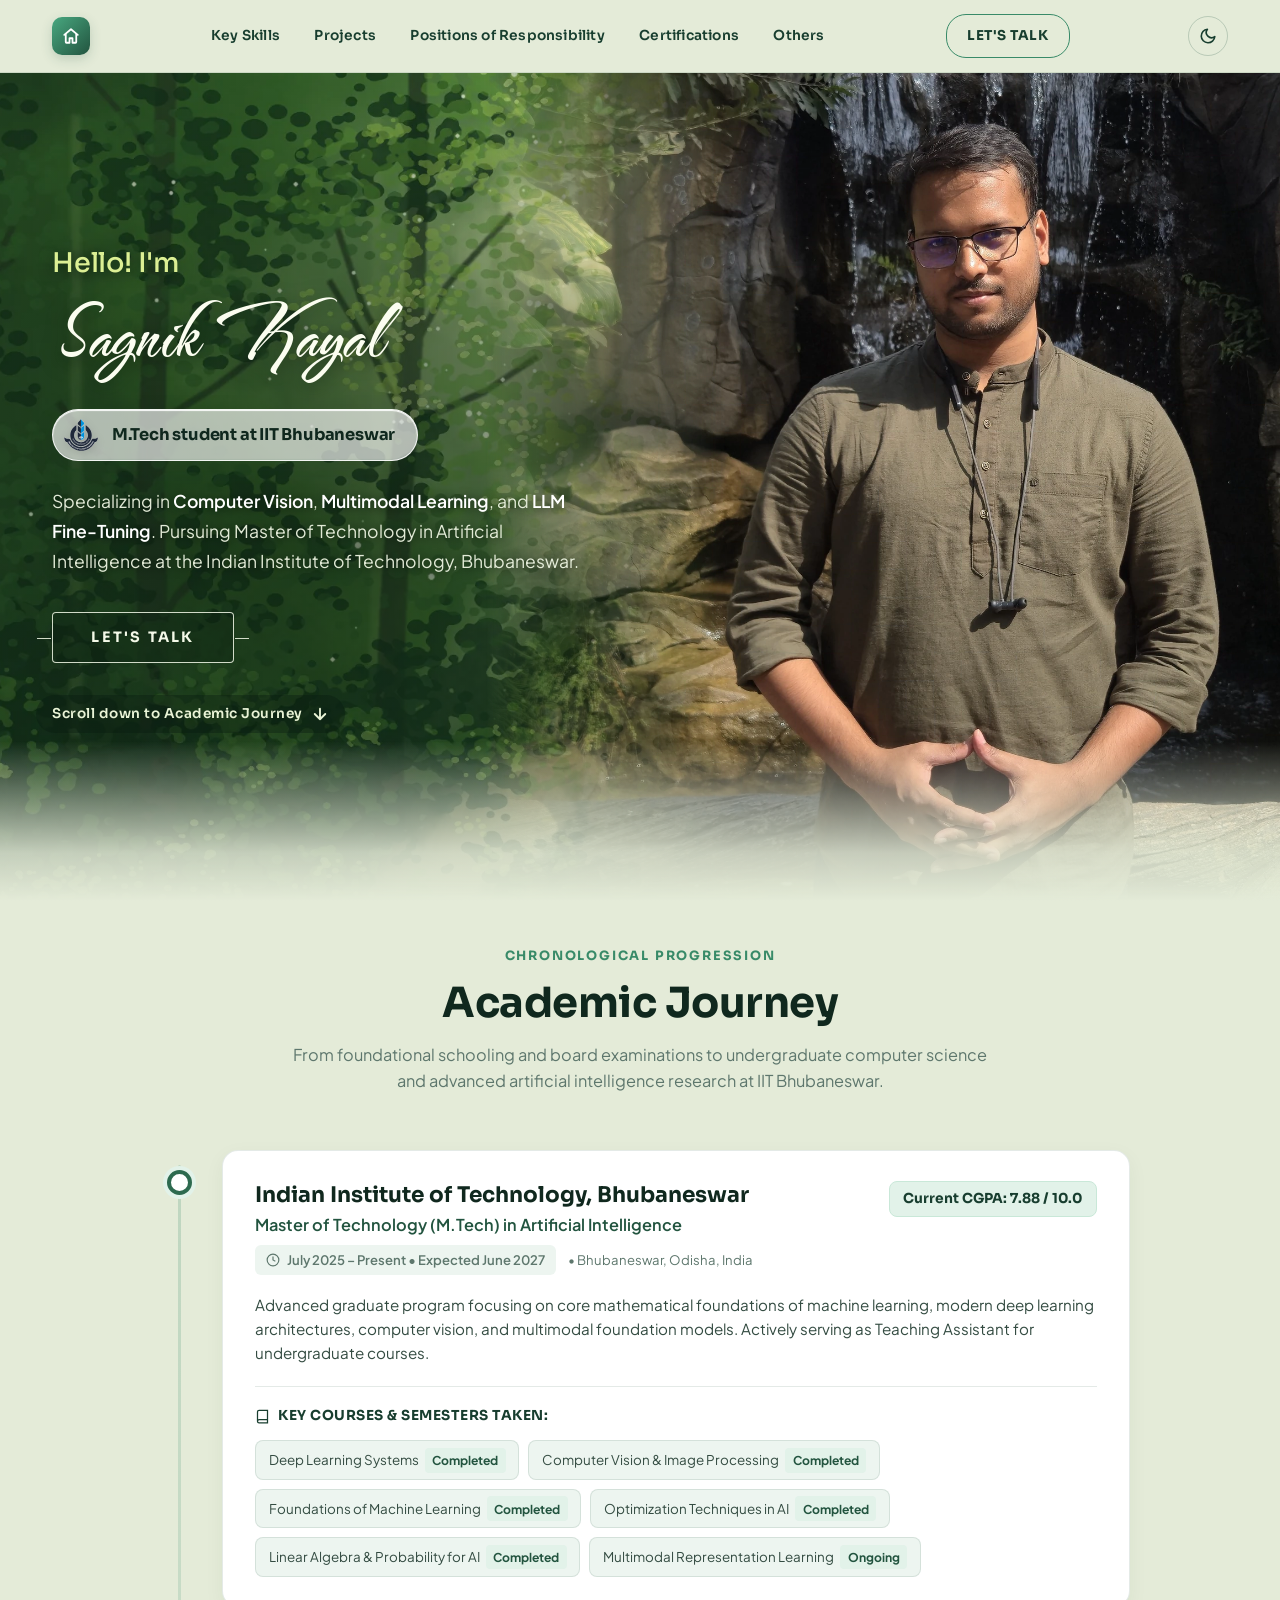
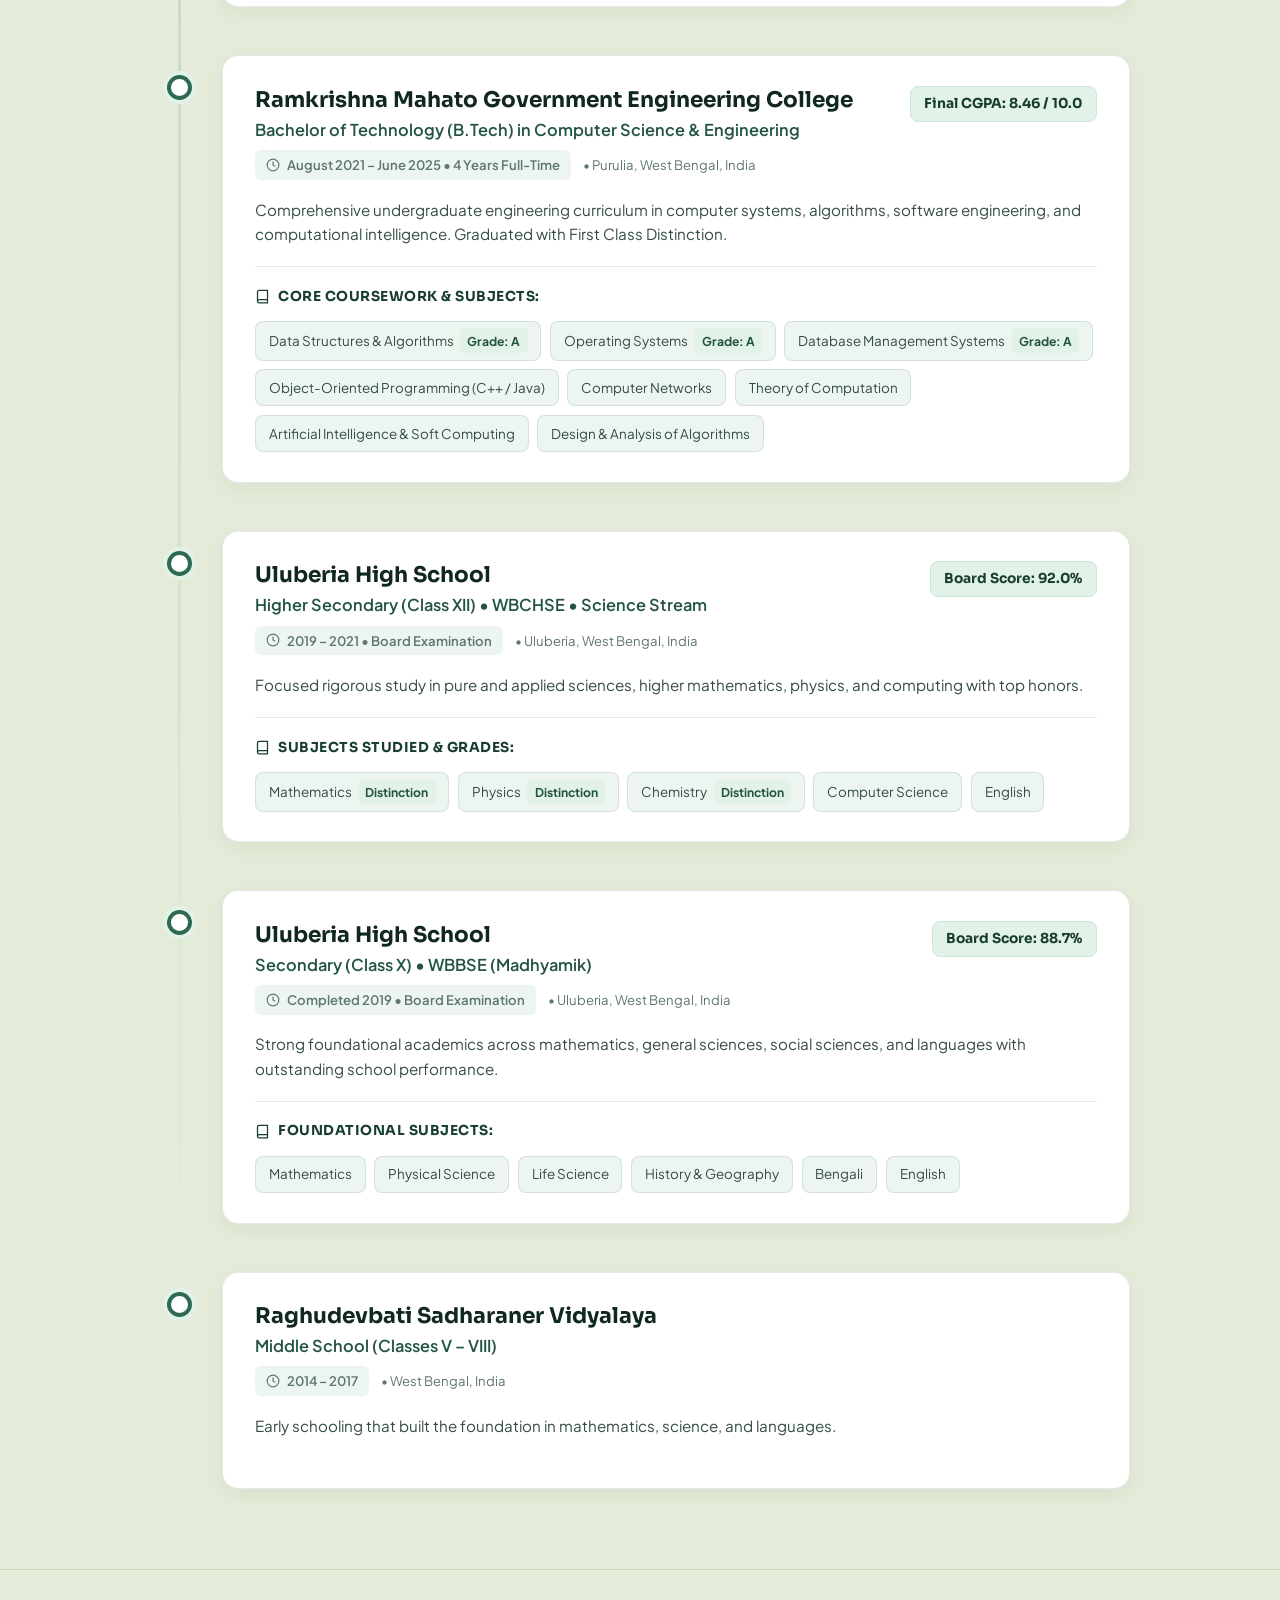
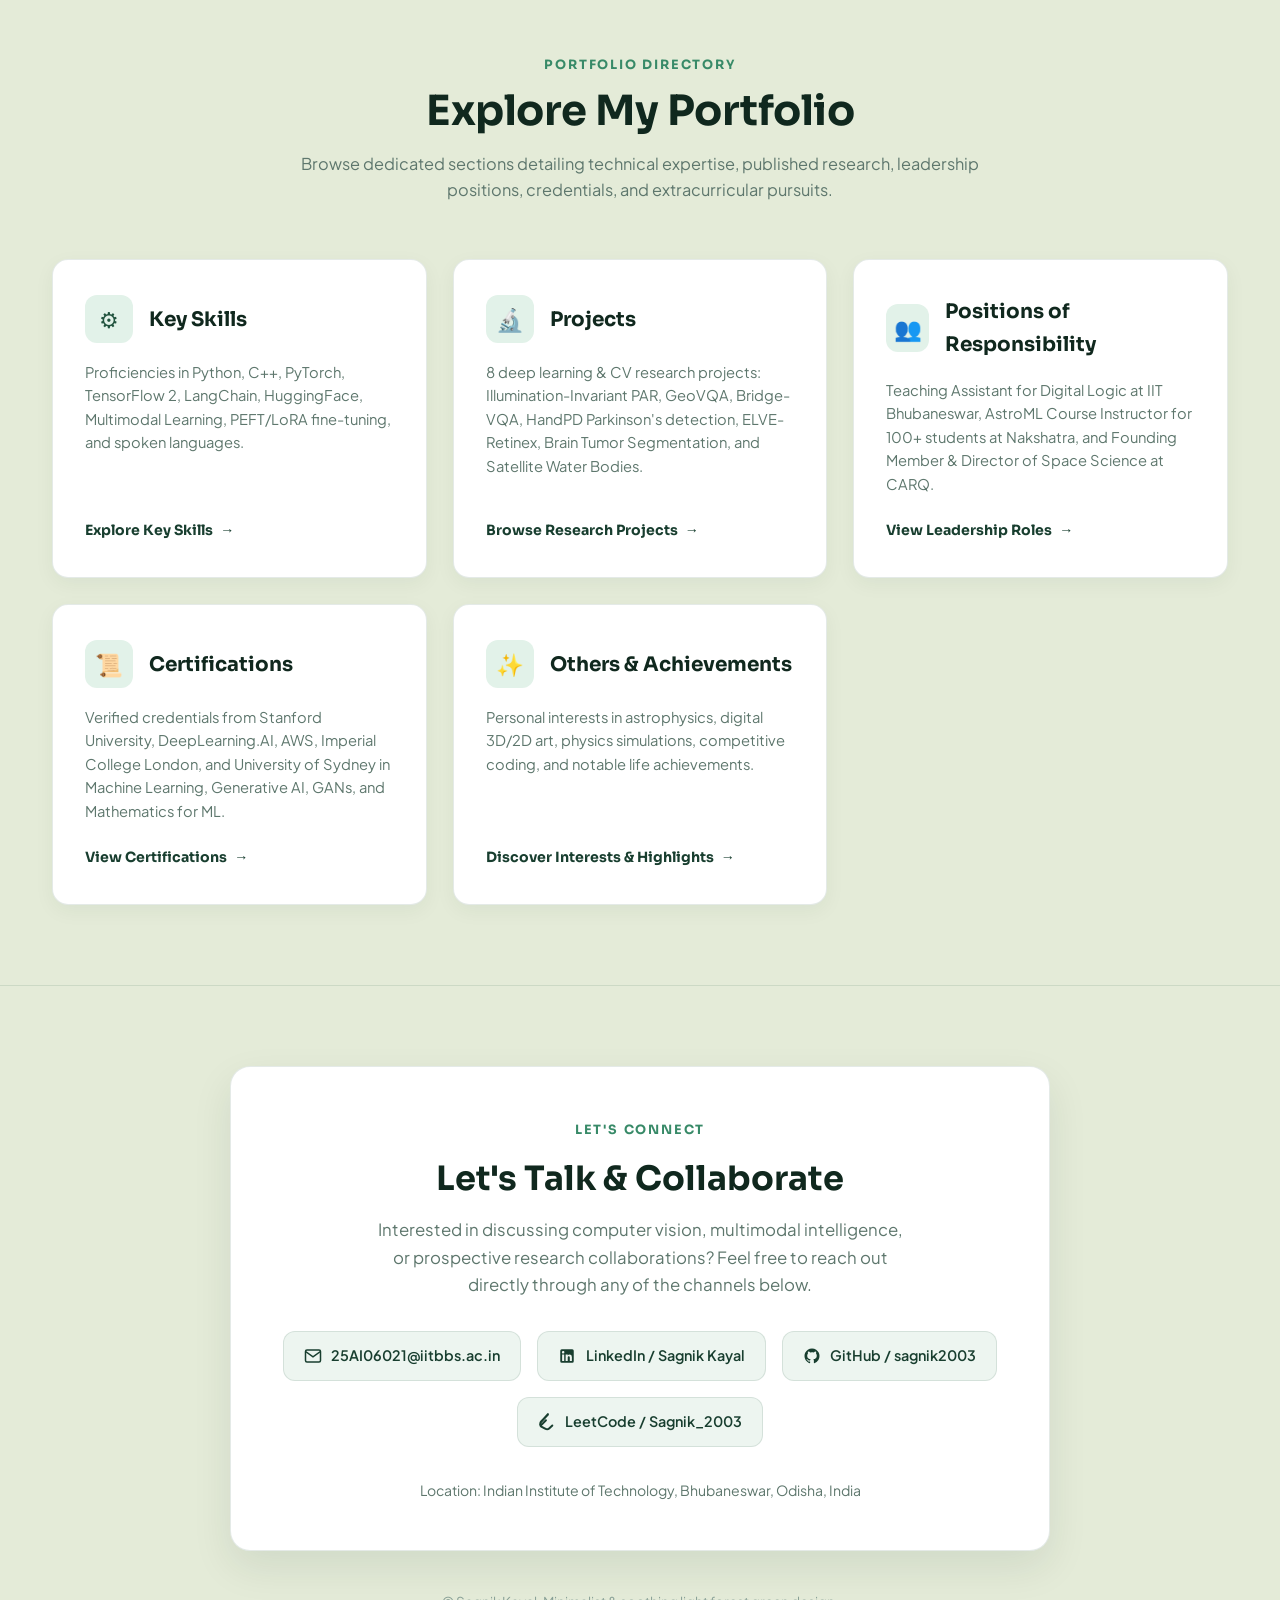
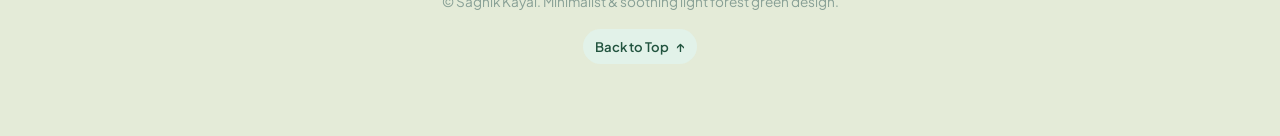
<file: index.html>
<!DOCTYPE html>
<html lang="en">

<head>
  <meta charset="UTF-8" />
  <meta http-equiv="X-UA-Compatible" content="IE=edge" />
  <meta name="viewport" content="width=device-width, initial-scale=1.0" />
  <title>Sagnik Kayal | M.Tech AI Scholar at IIT Bhubaneswar</title>
  <meta name="description" content="Personal portfolio and academic journey of Sagnik Kayal, M.Tech AI scholar at IIT Bhubaneswar specializing in Computer Vision, Multimodal Learning, and LLMs." />
  
  <link href="style.css" rel="stylesheet" type="text/css" />
  <!-- Apply saved / system theme before first paint (no flash) -->
  <script>
    (function () {
      var t = null;
      try { t = localStorage.getItem('theme'); } catch (e) {}
      if (!t) t = window.matchMedia('(prefers-color-scheme: dark)').matches ? 'dark' : 'light';
      document.documentElement.setAttribute('data-theme', t);
    })();
  </script>
</head>

<body>

  <!-- =================================================================
       NAVIGATION BAR
       Tabs: Key Skills, Projects, Positions of Responsibility, Certifications, Others
       Note: Academic Journey is intentionally a scroll-down section below, NOT a navbar tab.
       ================================================================= -->
  <header class="navbar">
    <div class="container nav-container">
      <a href="index.html" class="brand-logo" aria-label="Home" title="Home">
        <span class="brand-icon"><svg width="18" height="18" viewBox="0 0 24 24" fill="none" stroke="currentColor" stroke-width="2.4" stroke-linecap="round" stroke-linejoin="round" aria-hidden="true"><path d="M3 10.5 12 3l9 7.5"/><path d="M5 9.5V20a1 1 0 0 0 1 1h4v-6h4v6h4a1 1 0 0 0 1-1V9.5"/></svg></span>
      </a>

      <!-- Navigation Tabs / Buttons linking to separate HTML pages -->
      <nav>
        <ul class="nav-links" id="navLinks">
          <li class="nav-item"><a href="skills.html">Key Skills</a></li>
          <li class="nav-item"><a href="projects.html">Projects</a></li>
          <li class="nav-item"><a href="positions.html">Positions of Responsibility</a></li>
          <li class="nav-item"><a href="certifications.html">Certifications</a></li>
          <li class="nav-item"><a href="others.html">Others</a></li>
        </ul>
      </nav>

      <a href="#contact" class="nav-cta">Let's Talk</a>

      <!-- Light / dark mode toggle -->
      <button class="theme-toggle" id="themeToggle" type="button" aria-label="Switch to dark mode" title="Toggle dark mode">
        <svg class="icon-moon" width="18" height="18" viewBox="0 0 24 24" fill="none" stroke="currentColor" stroke-width="2.2" stroke-linecap="round" stroke-linejoin="round" aria-hidden="true"><path d="M21 12.8A9 9 0 1 1 11.2 3a7 7 0 0 0 9.8 9.8z"/></svg>
        <svg class="icon-sun" width="18" height="18" viewBox="0 0 24 24" fill="none" stroke="currentColor" stroke-width="2.2" stroke-linecap="round" stroke-linejoin="round" aria-hidden="true"><circle cx="12" cy="12" r="4.5"/><path d="M12 2v2M12 20v2M4.9 4.9l1.4 1.4M17.7 17.7l1.4 1.4M2 12h2M20 12h2M4.9 19.1l1.4-1.4M17.7 6.3l1.4-1.4"/></svg>
      </button>

      <!-- Mobile Hamburger Toggle -->
      <button class="mobile-toggle" id="mobileToggle" aria-label="Toggle navigation menu">
        <span></span>
        <span></span>
        <span></span>
      </button>
    </div>
  </header>

  <!-- =================================================================
       HERO SECTION: FULL PAGE COVER EXPERIENCE
       Covers whole viewport edge-to-edge (no small box, no wasted space).
       Photo fills canvas on the right; left side features high-contrast
       typography and the glassmorphed M.Tech IIT Bhubaneswar bar.
       ================================================================= -->
  <!-- Hero stays pinned while the Academic Journey slides up over it -->
  <div class="hero-reveal-wrapper">

  <section class="hero-section hero-full-screen" id="hero">
    
    <!-- Sunlit watercolour forest behind everything in the hero -->
    <div class="hero-art" aria-hidden="true"></div>

    <!-- Full-bleed background photo & seamless natural scrim -->
    <div class="hero-bg-wrapper">
      <!-- Photo is stored only as shuffled tiles (images/hero-tiles.webp) and re-assembled here -->
      <canvas class="hero-bg-photo" id="heroPhoto" role="img" aria-label="Sagnik Kayal - M.Tech scholar at IIT Bhubaneswar"></canvas>
      <div class="hero-scrim-overlay"></div>
    </div>

    <div class="container hero-content-container">
      <div class="hero-text-block">
        <h2 class="hero-greeting">Hello! I'm</h2>
        
        <!-- Exact requested signature code & font -->
        <aboutText class="fontN">Sagnik Kayal</aboutText></br>

        <!-- Glassmorphed M.Tech IIT Bhubaneswar Bar with official logo -->
        <div class="hero-affiliation-glass">
          <img src="images/iitbbs_logo.svg" alt="IIT Bhubaneswar Official Logo" class="iit-logo" />
          <span>M.Tech student at IIT Bhubaneswar</span>
        </div>

        <p class="hero-bio-full">
          Specializing in <strong>Computer Vision</strong>, <strong>Multimodal Learning</strong>, 
          and <strong>LLM Fine-Tuning</strong>. Pursuing Master of Technology in Artificial Intelligence 
          at the Indian Institute of Technology, Bhubaneswar.
        </p>

        <!-- Template Styled [ LET'S TALK ] Button -->
        <div class="hero-actions">
          <a href="#contact" class="template-talk-btn">
            <span>LET'S TALK</span>
          </a>
        </div>
      </div>
    </div>

    <!-- Light that blooms from the clearing as you scroll ("walk into the light") -->
    <div class="hero-light" aria-hidden="true"></div>

    <!-- Scroll Down Indicator Linking Directly to Academic Journey -->
    <div class="hero-scroll-indicator">
      <a href="#academic" class="scroll-down-btn">
        <span>Scroll down to Academic Journey</span>
        <svg width="18" height="18" viewBox="0 0 24 24" fill="none" stroke="currentColor" stroke-width="2.5" stroke-linecap="round" stroke-linejoin="round"><path d="M12 5v14M19 12l-7 7-7-7"/></svg>
      </a>
    </div>

  </section>

  <!-- =================================================================
       ACADEMIC JOURNEY: SCROLL DOWN VERTICAL TIMELINE
       Schooling (10th & 12th board) to University, courses taken, grades,
       exact timelines, and grades.
       ================================================================= -->
  <section id="academic" class="wc-bg academic-overlap">

    <div class="container">
      <div class="section-header">
        <span class="section-tag">Chronological Progression</span>
        <h2 class="section-title">Academic Journey</h2>
        <p class="section-desc">
          From foundational schooling and board examinations to undergraduate computer science and advanced artificial intelligence research at IIT Bhubaneswar.
        </p>
      </div>

      <div class="timeline-wrapper">
        <div class="timeline-line timeline-track"></div>
        <div class="timeline-line timeline-progress"></div>

        <!-- Milestone 1: M.Tech in AI at IIT Bhubaneswar -->
        <div class="timeline-item">
          <div class="timeline-dot"></div>
          <div class="card timeline-card">
            <div class="timeline-header">
              <div class="institution-block">
                <h3 class="institution-name">Indian Institute of Technology, Bhubaneswar</h3>
                <p class="degree-name">Master of Technology (M.Tech) in Artificial Intelligence</p>
                <div class="institution-meta">
                  <span class="timeline-period">
                    <svg width="14" height="14" viewBox="0 0 24 24" fill="none" stroke="currentColor" stroke-width="2"><circle cx="12" cy="12" r="10"/><polyline points="12 6 12 12 16 14"/></svg>
                    July 2025 – Present &bull; Expected June 2027
                  </span>
                  <span style="font-size: 0.82rem; color: var(--text-muted);">&bull; Bhubaneswar, Odisha, India</span>
                </div>
              </div>
              <div class="grade-badge">
                <span>Current CGPA: 7.88 / 10.0</span>
              </div>
            </div>

            <p class="timeline-content-desc">
              Advanced graduate program focusing on core mathematical foundations of machine learning, modern deep learning architectures, computer vision, and multimodal foundation models. Actively serving as Teaching Assistant for undergraduate courses.
            </p>

            <div class="courses-container">
              <h4 class="courses-title">
                <svg width="15" height="15" viewBox="0 0 24 24" fill="none" stroke="currentColor" stroke-width="2"><path d="M4 19.5A2.5 2.5 0 0 1 6.5 17H20"/><path d="M6.5 2H20v20H6.5A2.5 2.5 0 0 1 4 19.5v-15A2.5 2.5 0 0 1 6.5 2z"/></svg>
                Key Courses &amp; Semesters Taken:
              </h4>
              <div class="course-tags-grid">
                <span class="course-chip">Deep Learning Systems <span class="course-grade">Completed</span></span>
                <span class="course-chip">Computer Vision &amp; Image Processing <span class="course-grade">Completed</span></span>
                <span class="course-chip">Foundations of Machine Learning <span class="course-grade">Completed</span></span>
                <span class="course-chip">Optimization Techniques in AI <span class="course-grade">Completed</span></span>
                <span class="course-chip">Linear Algebra &amp; Probability for AI <span class="course-grade">Completed</span></span>
                <span class="course-chip">Multimodal Representation Learning <span class="course-grade">Ongoing</span></span>
              </div>
            </div>
          </div>
        </div>

        <!-- Milestone 2: B.Tech in Computer Science & Engineering -->
        <div class="timeline-item">
          <div class="timeline-dot"></div>
          <div class="card timeline-card">
            <div class="timeline-header">
              <div class="institution-block">
                <h3 class="institution-name">Ramkrishna Mahato Government Engineering College</h3>
                <p class="degree-name">Bachelor of Technology (B.Tech) in Computer Science &amp; Engineering</p>
                <div class="institution-meta">
                  <span class="timeline-period">
                    <svg width="14" height="14" viewBox="0 0 24 24" fill="none" stroke="currentColor" stroke-width="2"><circle cx="12" cy="12" r="10"/><polyline points="12 6 12 12 16 14"/></svg>
                    August 2021 – June 2025 &bull; 4 Years Full-Time
                  </span>
                  <span style="font-size: 0.82rem; color: var(--text-muted);">&bull; Purulia, West Bengal, India</span>
                </div>
              </div>
              <div class="grade-badge">
                <span>Final CGPA: 8.46 / 10.0</span>
              </div>
            </div>

            <p class="timeline-content-desc">
              Comprehensive undergraduate engineering curriculum in computer systems, algorithms, software engineering, and computational intelligence. Graduated with First Class Distinction.
            </p>

            <div class="courses-container">
              <h4 class="courses-title">
                <svg width="15" height="15" viewBox="0 0 24 24" fill="none" stroke="currentColor" stroke-width="2"><path d="M4 19.5A2.5 2.5 0 0 1 6.5 17H20"/><path d="M6.5 2H20v20H6.5A2.5 2.5 0 0 1 4 19.5v-15A2.5 2.5 0 0 1 6.5 2z"/></svg>
                Core Coursework &amp; Subjects:
              </h4>
              <div class="course-tags-grid">
                <span class="course-chip">Data Structures &amp; Algorithms <span class="course-grade">Grade: A</span></span>
                <span class="course-chip">Operating Systems <span class="course-grade">Grade: A</span></span>
                <span class="course-chip">Database Management Systems <span class="course-grade">Grade: A</span></span>
                <span class="course-chip">Object-Oriented Programming (C++ / Java)</span>
                <span class="course-chip">Computer Networks</span>
                <span class="course-chip">Theory of Computation</span>
                <span class="course-chip">Artificial Intelligence &amp; Soft Computing</span>
                <span class="course-chip">Design &amp; Analysis of Algorithms</span>
              </div>
            </div>
          </div>
        </div>

        <!-- Milestone 3: Class XII (12th Board Examination) -->
        <div class="timeline-item">
          <div class="timeline-dot"></div>
          <div class="card timeline-card">
            <div class="timeline-header">
              <div class="institution-block">
                <h3 class="institution-name">Uluberia High School</h3>
                <p class="degree-name">Higher Secondary (Class XII) &bull; WBCHSE &bull; Science Stream</p>
                <div class="institution-meta">
                  <span class="timeline-period">
                    <svg width="14" height="14" viewBox="0 0 24 24" fill="none" stroke="currentColor" stroke-width="2"><circle cx="12" cy="12" r="10"/><polyline points="12 6 12 12 16 14"/></svg>
                    2019 – 2021 &bull; Board Examination
                  </span>
                  <span style="font-size: 0.82rem; color: var(--text-muted);">&bull; Uluberia, West Bengal, India</span>
                </div>
              </div>
              <div class="grade-badge">
                <span>Board Score: 92.0%</span>
              </div>
            </div>

            <p class="timeline-content-desc">
              Focused rigorous study in pure and applied sciences, higher mathematics, physics, and computing with top honors.
            </p>

            <div class="courses-container">
              <h4 class="courses-title">
                <svg width="15" height="15" viewBox="0 0 24 24" fill="none" stroke="currentColor" stroke-width="2"><path d="M4 19.5A2.5 2.5 0 0 1 6.5 17H20"/><path d="M6.5 2H20v20H6.5A2.5 2.5 0 0 1 4 19.5v-15A2.5 2.5 0 0 1 6.5 2z"/></svg>
                Subjects Studied &amp; Grades:
              </h4>
              <div class="course-tags-grid">
                <span class="course-chip">Mathematics <span class="course-grade">Distinction</span></span>
                <span class="course-chip">Physics <span class="course-grade">Distinction</span></span>
                <span class="course-chip">Chemistry <span class="course-grade">Distinction</span></span>
                <span class="course-chip">Computer Science</span>
                <span class="course-chip">English</span>
              </div>
            </div>
          </div>
        </div>

        <!-- Milestone 4: Class X (10th Board Examination) -->
        <div class="timeline-item">
          <div class="timeline-dot"></div>
          <div class="card timeline-card">
            <div class="timeline-header">
              <div class="institution-block">
                <h3 class="institution-name">Uluberia High School</h3>
                <p class="degree-name">Secondary (Class X) &bull; WBBSE (Madhyamik)</p>
                <div class="institution-meta">
                  <span class="timeline-period">
                    <svg width="14" height="14" viewBox="0 0 24 24" fill="none" stroke="currentColor" stroke-width="2"><circle cx="12" cy="12" r="10"/><polyline points="12 6 12 12 16 14"/></svg>
                    Completed 2019 &bull; Board Examination
                  </span>
                  <span style="font-size: 0.82rem; color: var(--text-muted);">&bull; Uluberia, West Bengal, India</span>
                </div>
              </div>
              <div class="grade-badge">
                <span>Board Score: 88.7%</span>
              </div>
            </div>

            <p class="timeline-content-desc">
              Strong foundational academics across mathematics, general sciences, social sciences, and languages with outstanding school performance.
            </p>

            <div class="courses-container">
              <h4 class="courses-title">
                <svg width="15" height="15" viewBox="0 0 24 24" fill="none" stroke="currentColor" stroke-width="2"><path d="M4 19.5A2.5 2.5 0 0 1 6.5 17H20"/><path d="M6.5 2H20v20H6.5A2.5 2.5 0 0 1 4 19.5v-15A2.5 2.5 0 0 1 6.5 2z"/></svg>
                Foundational Subjects:
              </h4>
              <div class="course-tags-grid">
                <span class="course-chip">Mathematics</span>
                <span class="course-chip">Physical Science</span>
                <span class="course-chip">Life Science</span>
                <span class="course-chip">History &amp; Geography</span>
                <span class="course-chip">Bengali</span>
                <span class="course-chip">English</span>
              </div>
            </div>
          </div>
        </div>

        <!-- Milestone 5: Classes V–VIII -->
        <div class="timeline-item">
          <div class="timeline-dot"></div>
          <div class="card timeline-card">
            <div class="timeline-header">
              <div class="institution-block">
                <h3 class="institution-name">Raghudevbati Sadharaner Vidyalaya</h3>
                <p class="degree-name">Middle School (Classes V – VIII)</p>
                <div class="institution-meta">
                  <span class="timeline-period">
                    <svg width="14" height="14" viewBox="0 0 24 24" fill="none" stroke="currentColor" stroke-width="2"><circle cx="12" cy="12" r="10"/><polyline points="12 6 12 12 16 14"/></svg>
                    2014 – 2017
                  </span>
                  <span style="font-size: 0.82rem; color: var(--text-muted);">&bull; West Bengal, India</span>
                </div>
              </div>
            </div>

            <p class="timeline-content-desc">
              Early schooling that built the foundation in mathematics, science, and languages.
            </p>
          </div>
        </div>

      </div>
    </div>
  </section>

  </div><!-- /.hero-reveal-wrapper -->

  <!-- =================================================================
       PORTFOLIO SECTIONS HUB (Quick Navigation to Dedicated HTML Pages)
       ================================================================= -->
  <section class="wc-bg" id="portfolio-sections">
    <div class="container">
      <div class="section-header">
        <span class="section-tag">Portfolio Directory</span>
        <h2 class="section-title">Explore My Portfolio</h2>
        <p class="section-desc">
          Browse dedicated sections detailing technical expertise, published research, leadership positions, credentials, and extracurricular pursuits.
        </p>
      </div>

      <div class="overview-grid">

        <!-- 1. Key Skills -->
        <div class="card overview-card">
          <div>
            <div class="overview-card-header">
              <div class="overview-card-icon">&#9881;</div>
              <h3 class="overview-card-title">Key Skills</h3>
            </div>
            <p class="overview-card-desc">
              Proficiencies in Python, C++, PyTorch, TensorFlow 2, LangChain, HuggingFace, Multimodal Learning, PEFT/LoRA fine-tuning, and spoken languages.
            </p>
          </div>
          <a href="skills.html" class="overview-card-link">
            <span>Explore Key Skills</span> &rarr;
          </a>
        </div>

        <!-- 2. Projects -->
        <div class="card overview-card">
          <div>
            <div class="overview-card-header">
              <div class="overview-card-icon">&#128300;</div>
              <h3 class="overview-card-title">Projects</h3>
            </div>
            <p class="overview-card-desc">
              8 deep learning &amp; CV research projects: Illumination-Invariant PAR, GeoVQA, Bridge-VQA, HandPD Parkinson's detection, ELVE-Retinex, Brain Tumor Segmentation, and Satellite Water Bodies.
            </p>
          </div>
          <a href="projects.html" class="overview-card-link">
            <span>Browse Research Projects</span> &rarr;
          </a>
        </div>

        <!-- 3. Positions of Responsibility -->
        <div class="card overview-card">
          <div>
            <div class="overview-card-header">
              <div class="overview-card-icon">&#128101;</div>
              <h3 class="overview-card-title">Positions of Responsibility</h3>
            </div>
            <p class="overview-card-desc">
              Teaching Assistant for Digital Logic at IIT Bhubaneswar, AstroML Course Instructor for 100+ students at Nakshatra, and Founding Member &amp; Director of Space Science at CARQ.
            </p>
          </div>
          <a href="positions.html" class="overview-card-link">
            <span>View Leadership Roles</span> &rarr;
          </a>
        </div>

        <!-- 4. Certifications -->
        <div class="card overview-card">
          <div>
            <div class="overview-card-header">
              <div class="overview-card-icon">&#128220;</div>
              <h3 class="overview-card-title">Certifications</h3>
            </div>
            <p class="overview-card-desc">
              Verified credentials from Stanford University, DeepLearning.AI, AWS, Imperial College London, and University of Sydney in Machine Learning, Generative AI, GANs, and Mathematics for ML.
            </p>
          </div>
          <a href="certifications.html" class="overview-card-link">
            <span>View Certifications</span> &rarr;
          </a>
        </div>

        <!-- 5. Others -->
        <div class="card overview-card">
          <div>
            <div class="overview-card-header">
              <div class="overview-card-icon">&#10024;</div>
              <h3 class="overview-card-title">Others &amp; Achievements</h3>
            </div>
            <p class="overview-card-desc">
              Personal interests in astrophysics, digital 3D/2D art, physics simulations, competitive coding, and notable life achievements.
            </p>
          </div>
          <a href="others.html" class="overview-card-link">
            <span>Discover Interests &amp; Highlights</span> &rarr;
          </a>
        </div>

      </div>
    </div>
  </section>

  <!-- =================================================================
       CONTACT / "LET'S TALK" SECTION & ALL PROFESSIONAL LINKS
       Placed cleanly at the bottom after Academic Journey and directory hub
       ================================================================= -->
  <section class="wc-bg contact-section" id="contact">
    <div class="container">
      <div class="contact-card">
        <span class="section-tag">Let's Connect</span>
        <h2 class="contact-title">Let's Talk &amp; Collaborate</h2>
        <p class="contact-desc">
          Interested in discussing computer vision, multimodal intelligence, or prospective research collaborations? 
          Feel free to reach out directly through any of the channels below.
        </p>

        <!-- All Professional & Social Links -->
        <div class="contact-grid">
          <a href="mailto:25AI06021@iitbbs.ac.in" class="contact-badge" title="Send Email">
            <svg width="18" height="18" viewBox="0 0 24 24" fill="none" stroke="currentColor" stroke-width="2"><path d="M4 4h16c1.1 0 2 .9 2 2v12c0 1.1-.9 2-2 2H4c-1.1 0-2-.9-2-2V6c0-1.1.9-2 2-2z"/><polyline points="22,6 12,13 2,6"/></svg>
            <span>25AI06021@iitbbs.ac.in</span>
          </a>

          <a href="https://linkedin.com/in/sagnik-kayal-905706233/" target="_blank" rel="noopener noreferrer" class="contact-badge" title="LinkedIn Profile">
            <svg width="18" height="18" viewBox="0 0 24 24" fill="currentColor"><path d="M19 3a2 2 0 0 1 2 2v14a2 2 0 0 1-2 2H5a2 2 0 0 1-2-2V5a2 2 0 0 1 2-2h14m-.5 15.5v-5.3a3.26 3.26 0 0 0-3.26-3.26c-.85 0-1.84.52-2.28 1.3v-1.11h-2.79v8.37h2.79v-4.93c0-.77.62-1.4 1.39-1.4a1.4 1.4 0 0 1 1.4 1.4v4.93h2.75M6.88 8.56a1.68 1.68 0 0 0 1.68-1.68c0-.93-.75-1.69-1.68-1.69a1.69 1.69 0 0 0-1.69 1.69c0 .93.76 1.68 1.69 1.68m1.39 9.94v-8.37H5.5v8.37h2.77z"/></svg>
            <span>LinkedIn / Sagnik Kayal</span>
          </a>

          <a href="https://github.com/sagnik2003" target="_blank" rel="noopener noreferrer" class="contact-badge" title="GitHub Profile">
            <svg width="18" height="18" viewBox="0 0 24 24" fill="currentColor"><path d="M12 2C6.477 2 2 6.484 2 12.017c0 4.425 2.865 8.18 6.839 9.504.5.092.682-.217.682-.483 0-.237-.008-.868-.013-1.703-2.782.605-3.369-1.343-3.369-1.343-.454-1.158-1.11-1.466-1.11-1.466-.908-.62.069-.608.069-.608 1.003.07 1.53 1.032 1.53 1.032.892 1.53 2.341 1.088 2.91.832.092-.647.35-1.088.636-1.338-2.22-.253-4.555-1.113-4.555-4.951 0-1.093.39-1.988 1.029-2.688-.103-.253-.446-1.272.098-2.65 0 0 .84-.27 2.75 1.026A9.564 9.564 0 0112 6.844c.85.004 1.705.115 2.504.337 1.909-1.296 2.747-1.027 2.747-1.027.546 1.379.202 2.398.1 2.651.64.7 1.028 1.595 1.028 2.688 0 3.848-2.339 4.695-4.566 4.943.359.309.678.92.678 1.855 0 1.338-.012 2.419-.012 2.747 0 .268.18.58.688.482A10.019 10.019 0 0022 12.017C22 6.484 17.522 2 12 2z"/></svg>
            <span>GitHub / sagnik2003</span>
          </a>

          <a href="https://leetcode.com/u/Sagnik_2003/" target="_blank" rel="noopener noreferrer" class="contact-badge" title="LeetCode Profile">
            <svg width="18" height="18" viewBox="0 0 24 24" fill="currentColor"><path d="M13.483 0a1.374 1.374 0 0 0-.961.438L7.116 6.226l-3.854 4.126a5.266 5.266 0 0 0-1.209 2.104 5.35 5.35 0 0 0-.125.513 5.527 5.527 0 0 0 .271 4.735 5.374 5.374 0 0 0 2.222 2.063l5.056 2.656a5.454 5.454 0 0 0 2.585.656c1.375 0 2.684-.52 3.69-1.464l4.275-4.004c.54-.505.57-1.347.065-1.887a1.332 1.332 0 0 0-1.887-.065l-4.272 4.002a2.784 2.784 0 0 1-1.877.747 2.776 2.776 0 0 1-1.317-.334l-5.056-2.656a2.74 2.74 0 0 1-1.132-1.053 2.82 2.82 0 0 1-.138-2.413 2.707 2.707 0 0 1 .616-1.074l3.854-4.126 5.405-5.788c.518-.555.485-1.432-.07-1.95A1.378 1.378 0 0 0 13.483 0zm-2.88 8.44a1.334 1.334 0 0 0-.943.393L3.738 14.86a1.335 1.335 0 0 0 1.885 1.887l5.922-6.027a1.335 1.335 0 0 0-.942-2.28z"/></svg>
            <span>LeetCode / Sagnik_2003</span>
          </a>
        </div>

        <p style="font-size: 0.88rem; color: var(--text-muted);">
          Location: Indian Institute of Technology, Bhubaneswar, Odisha, India
        </p>
      </div>

      <div class="site-footer">
        <p>&copy; Sagnik Kayal. Minimalist &amp; soothing light forest green design.</p>
        <a href="#top" class="back-to-top">
          <span>Back to Top</span> &uarr;
        </a>
      </div>
    </div>
  </section>

  <!-- Mobile Navigation Drawer Toggle Script -->
  <script>
    // Re-assemble the hero photo from its shuffled tile sheet
    (() => {
      const canvas = document.getElementById('heroPhoto');
      if (!canvas) return;
      const T = 50, G = 3, COLS = 30, ROWS = 30, SEED = 20031125, S = T + 2 * G;
      const mulberry32 = (a) => () => {
        a = (a + 0x6D2B79F5) >>> 0;
        let t = a;
        t = Math.imul(t ^ (t >>> 15), t | 1);
        t ^= t + Math.imul(t ^ (t >>> 7), t | 61);
        return ((t ^ (t >>> 14)) >>> 0) / 4294967296;
      };
      const rnd = mulberry32(SEED);
      const perm = Array.from({ length: COLS * ROWS }, (_, i) => i);
      for (let i = perm.length - 1; i > 0; i--) {
        const j = Math.floor(rnd() * (i + 1));
        [perm[i], perm[j]] = [perm[j], perm[i]];
      }
      const sheet = new Image();
      sheet.onload = () => {
        canvas.width = COLS * T;
        canvas.height = ROWS * T;
        const ctx = canvas.getContext('2d');
        perm.forEach((tile, slot) => {
          const sx = (slot % COLS) * S + G, sy = Math.floor(slot / COLS) * S + G;
          ctx.drawImage(sheet, sx, sy, T, T, (tile % COLS) * T, Math.floor(tile / COLS) * T, T, T);
        });
      };
      sheet.src = 'images/hero-tiles.webp';
      // Casual-save protection: no right-click / long-press menu or dragging anywhere on the hero
      const hero = document.getElementById('hero');
      ['contextmenu', 'dragstart'].forEach((evt) =>
        (hero || canvas).addEventListener(evt, (e) => e.preventDefault()));
    })();

    // Light / dark mode toggle (choice remembered per browser)
    const themeToggle = document.getElementById('themeToggle');
    const syncThemeLabel = () => {
      const dark = document.documentElement.getAttribute('data-theme') === 'dark';
      if (themeToggle) themeToggle.setAttribute('aria-label', dark ? 'Switch to light mode' : 'Switch to dark mode');
    };
    if (themeToggle) {
      themeToggle.addEventListener('click', () => {
        const next = document.documentElement.getAttribute('data-theme') === 'dark' ? 'light' : 'dark';
        document.documentElement.setAttribute('data-theme', next);
        try { localStorage.setItem('theme', next); } catch (e) {}
        syncThemeLabel();
      });
      syncThemeLabel();
    }

    document.documentElement.classList.add('js');

    const mobileToggle = document.getElementById('mobileToggle');
    const navLinks = document.getElementById('navLinks');

    if (mobileToggle && navLinks) {
      mobileToggle.addEventListener('click', () => {
        navLinks.classList.toggle('active');
      });
    }

    // ---------------------------------------------------------------
    // Scroll-driven "walk into the light" transition
    //  - the painted forest slowly pushes in toward the sunlit clearing
    //  - the photo slides away to the right
    //  - the intro text peels off line by line
    //  - light blooms from the clearing and the Academic Journey emerges
    //  - the timeline line draws itself down as you read
    // ---------------------------------------------------------------
    const reduceMotion = window.matchMedia('(prefers-reduced-motion: reduce)').matches;
    // Matches the CSS breakpoint where the hero is pinned (sticky)
    const heroPinned = window.matchMedia('(min-width: 869px) and (min-height: 620px)');

    const heroArt = document.querySelector('.hero-art');
    const heroLight = document.querySelector('.hero-light');
    const heroPhotoWrap = document.querySelector('.hero-bg-wrapper');
    const heroScroll = document.querySelector('.hero-scroll-indicator');
    const heroLines = [...document.querySelectorAll('.hero-text-block > *')].filter((el) => el.tagName !== 'BR');
    const timelineWrap = document.querySelector('.timeline-wrapper');
    const clamp01 = (v) => Math.min(Math.max(v, 0), 1);
    const easeInOut = (t) => (t < 0.5 ? 2 * t * t : 1 - Math.pow(-2 * t + 2, 2) / 2);

    const resetHero = () => {
      [heroArt, heroLight, heroPhotoWrap, heroScroll, ...heroLines].forEach((el) => {
        if (el) { el.style.transform = ''; el.style.opacity = ''; el.style.filter = ''; }
      });
      if (heroArt) heroArt.style.removeProperty('--art-boost');
    };

    const updateScene = () => {
      const vh = window.innerHeight;

      // Timeline line draws down to just past the middle of the screen
      if (timelineWrap) {
        const r = timelineWrap.getBoundingClientRect();
        timelineWrap.style.setProperty('--line-progress', clamp01((vh * 0.6 - r.top) / r.height).toFixed(4));
      }

      if (!heroPinned.matches) { resetHero(); return; }

      const p = clamp01(window.scrollY / (vh * 0.9));
      const e = easeInOut(p);

      if (heroArt) {
        heroArt.style.transform = `scale(${(1 + e * 0.38).toFixed(4)})`;
        heroArt.style.setProperty('--art-boost', (1 + e * 0.22).toFixed(3));
      }
      if (heroPhotoWrap) {
        heroPhotoWrap.style.transform = `translate3d(${(e * 38).toFixed(2)}%, 0, 0)`;
        heroPhotoWrap.style.opacity = (1 - clamp01(p * 1.5)).toFixed(3);
      }
      heroLines.forEach((el, i) => {
        const t = easeInOut(clamp01((p - i * 0.05) / 0.4));
        el.style.transform = `translate3d(${(-t * 70).toFixed(1)}px, ${(-t * 26).toFixed(1)}px, 0)`;
        el.style.opacity = (1 - t).toFixed(3);
      });
      if (heroScroll) heroScroll.style.opacity = (1 - clamp01(p * 5)).toFixed(3);
      if (heroLight) heroLight.style.opacity = (easeInOut(clamp01((p - 0.25) / 0.75)) * 0.95).toFixed(3);
    };

    if (!reduceMotion) {
      let ticking = false;
      const onScroll = () => {
        if (!ticking) {
          ticking = true;
          requestAnimationFrame(() => { updateScene(); ticking = false; });
        }
      };
      window.addEventListener('scroll', onScroll, { passive: true });
      window.addEventListener('resize', onScroll);
      updateScene();
    } else if (timelineWrap) {
      timelineWrap.style.setProperty('--line-progress', 1);
    }

    // Timeline tiles rise into place as they enter the viewport
    const revealItems = document.querySelectorAll('.academic-overlap .section-header, .timeline-item');
    if ('IntersectionObserver' in window && !reduceMotion) {
      const observer = new IntersectionObserver((entries) => {
        entries.forEach((entry) => {
          if (entry.isIntersecting) {
            entry.target.classList.add('is-visible');
            observer.unobserve(entry.target);
          }
        });
      }, { threshold: 0.15, rootMargin: '0px 0px -40px 0px' });
      revealItems.forEach((el) => {
        el.classList.add('reveal');
        observer.observe(el);
      });
    }
  </script>

</body>
</html>
</file>
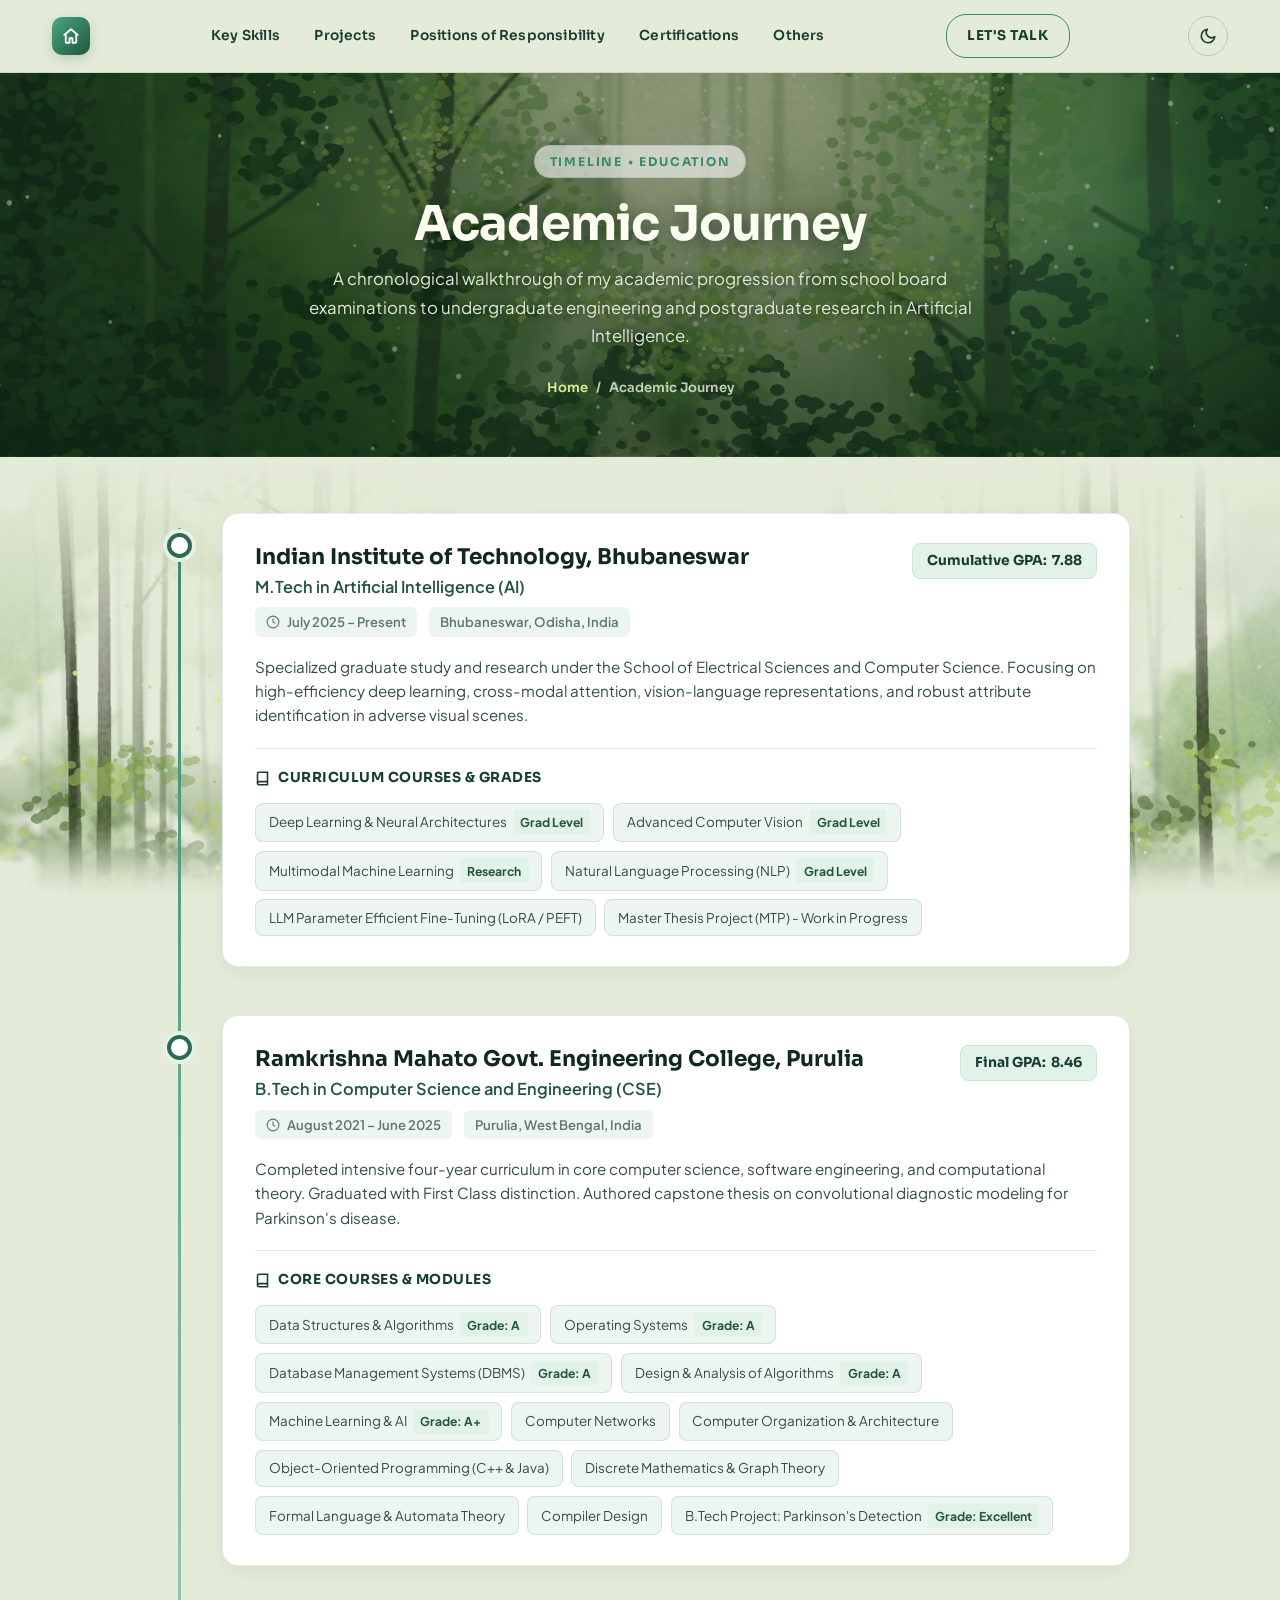
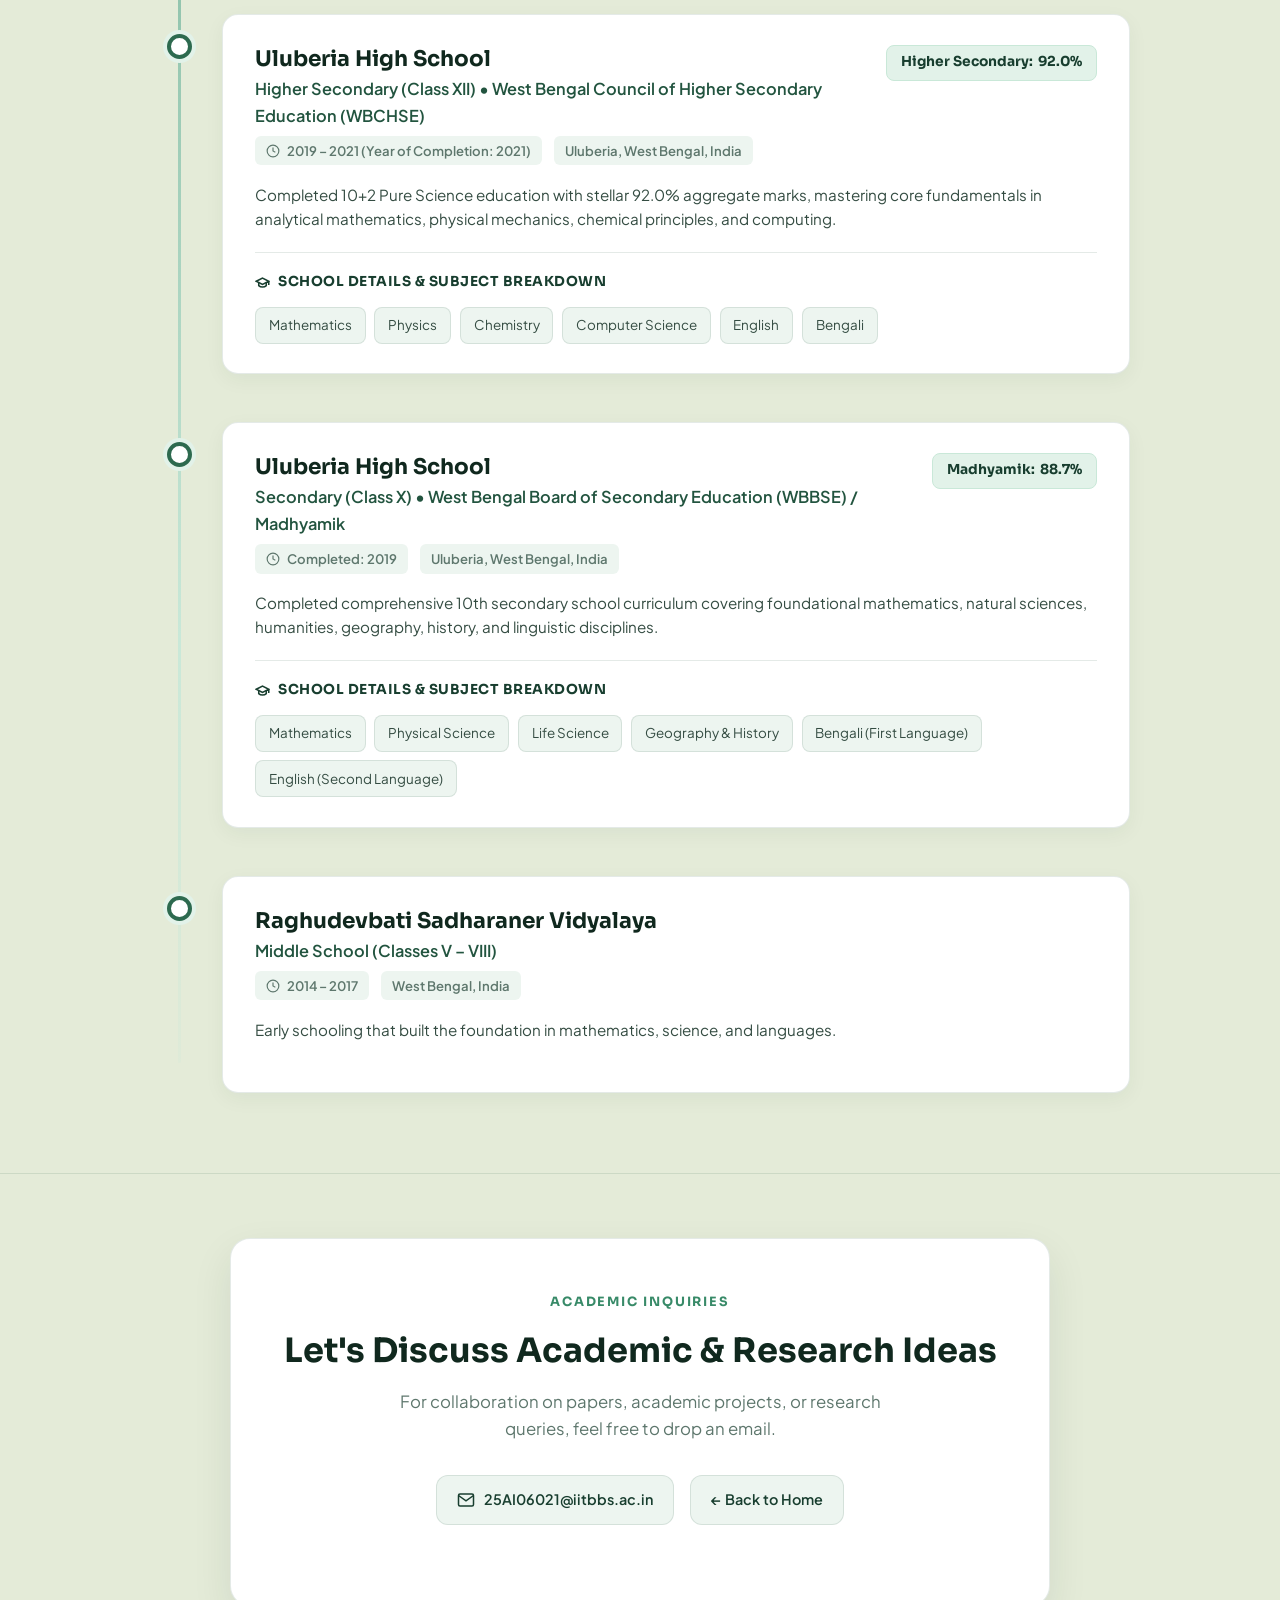
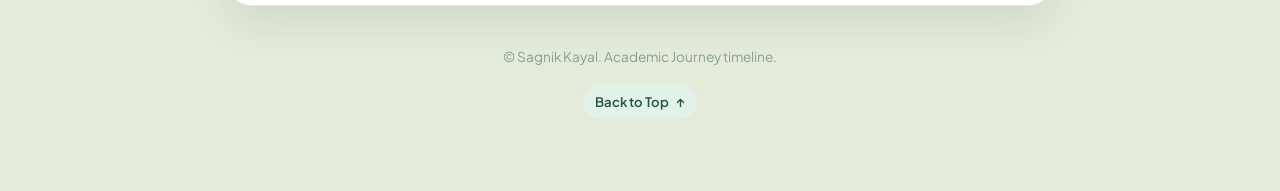
<file: academic.html>
<!DOCTYPE html>
<html lang="en">

<head>
  <meta charset="UTF-8" />
  <meta http-equiv="X-UA-Compatible" content="IE=edge" />
  <meta name="viewport" content="width=device-width, initial-scale=1.0" />
  <title>Academic Journey | Sagnik Kayal</title>
  <meta name="description" content="Academic timeline of Sagnik Kayal from 10th and 12th board exams through B.Tech CSE and M.Tech AI at IIT Bhubaneswar, with coursework and grades." />
  
  <link href="style.css" rel="stylesheet" type="text/css" />
  <!-- Apply saved / system theme before first paint (no flash) -->
  <script>
    (function () {
      var t = null;
      try { t = localStorage.getItem('theme'); } catch (e) {}
      if (!t) t = window.matchMedia('(prefers-color-scheme: dark)').matches ? 'dark' : 'light';
      document.documentElement.setAttribute('data-theme', t);
    })();
  </script>
</head>

<body>

  <!-- Navigation Bar -->
  <header class="navbar">
    <div class="container nav-container">
      <a href="index.html" class="brand-logo" aria-label="Home" title="Home">
        <span class="brand-icon"><svg width="18" height="18" viewBox="0 0 24 24" fill="none" stroke="currentColor" stroke-width="2.4" stroke-linecap="round" stroke-linejoin="round" aria-hidden="true"><path d="M3 10.5 12 3l9 7.5"/><path d="M5 9.5V20a1 1 0 0 0 1 1h4v-6h4v6h4a1 1 0 0 0 1-1V9.5"/></svg></span>
      </a>

      <!-- Navigation Tabs -->
      <nav>
        <ul class="nav-links" id="navLinks">
          <li class="nav-item"><a href="skills.html">Key Skills</a></li>
          <li class="nav-item"><a href="projects.html">Projects</a></li>
          <li class="nav-item"><a href="positions.html">Positions of Responsibility</a></li>
          <li class="nav-item"><a href="certifications.html">Certifications</a></li>
          <li class="nav-item"><a href="others.html">Others</a></li>
        </ul>
      </nav>

      <a href="contact.html" class="nav-cta">Let's Talk</a>

      <!-- Light / dark mode toggle -->
      <button class="theme-toggle" id="themeToggle" type="button" aria-label="Switch to dark mode" title="Toggle dark mode">
        <svg class="icon-moon" width="18" height="18" viewBox="0 0 24 24" fill="none" stroke="currentColor" stroke-width="2.2" stroke-linecap="round" stroke-linejoin="round" aria-hidden="true"><path d="M21 12.8A9 9 0 1 1 11.2 3a7 7 0 0 0 9.8 9.8z"/></svg>
        <svg class="icon-sun" width="18" height="18" viewBox="0 0 24 24" fill="none" stroke="currentColor" stroke-width="2.2" stroke-linecap="round" stroke-linejoin="round" aria-hidden="true"><circle cx="12" cy="12" r="4.5"/><path d="M12 2v2M12 20v2M4.9 4.9l1.4 1.4M17.7 17.7l1.4 1.4M2 12h2M20 12h2M4.9 19.1l1.4-1.4M17.7 6.3l1.4-1.4"/></svg>
      </button>

      <!-- Mobile Hamburger Toggle -->
      <button class="mobile-toggle" id="mobileToggle" aria-label="Toggle navigation menu">
        <span></span>
        <span></span>
        <span></span>
      </button>
    </div>
  </header>

  <!-- Subpage Header -->
  <section class="page-hero">
    <div class="container">
      <span class="page-hero-tag">Timeline &bull; Education</span>
      <h1 class="page-hero-title">Academic Journey</h1>
      <p class="page-hero-subtitle">
        A chronological walkthrough of my academic progression from school board examinations 
        to undergraduate engineering and postgraduate research in Artificial Intelligence.
      </p>
      <div class="breadcrumb">
        <a href="index.html">Home</a>
        <span>/</span>
        <span>Academic Journey</span>
      </div>
    </div>
  </section>

  <!-- Academic Timeline in Scroll-Down Format -->
  <section class="wc-bg" id="academic" style="padding-top: 3.5rem;">
    <div class="container">

      <div class="timeline-wrapper">
        <div class="timeline-line"></div>

        <!-- 1. Post Graduation: M.Tech in AI at IIT Bhubaneswar -->
        <div class="timeline-item">
          <div class="timeline-dot"></div>
          <div class="card timeline-card">
            <div class="timeline-header">
              <div class="institution-block">
                <h2 class="institution-name">Indian Institute of Technology, Bhubaneswar</h2>
                <div class="degree-name">M.Tech in Artificial Intelligence (AI)</div>
                <div class="institution-meta">
                  <span class="timeline-period">
                    <svg width="14" height="14" viewBox="0 0 24 24" fill="none" stroke="currentColor" stroke-width="2"><circle cx="12" cy="12" r="10"/><polyline points="12 6 12 12 16 14"/></svg>
                    July 2025 – Present
                  </span>
                  <span class="timeline-period">Bhubaneswar, Odisha, India</span>
                </div>
              </div>
              <div class="grade-badge">
                <span>Cumulative GPA:</span>
                <strong>7.88</strong>
              </div>
            </div>

            <p class="timeline-content-desc">
              Specialized graduate study and research under the School of Electrical Sciences and Computer Science. 
              Focusing on high-efficiency deep learning, cross-modal attention, vision-language representations, 
              and robust attribute identification in adverse visual scenes.
            </p>

            <!-- Courses Taken & Grades -->
            <div class="courses-container">
              <div class="courses-title">
                <svg width="15" height="15" viewBox="0 0 24 24" fill="none" stroke="currentColor" stroke-width="2.5"><path d="M4 19.5A2.5 2.5 0 0 1 6.5 17H20"/><path d="M6.5 2H20v20H6.5A2.5 2.5 0 0 1 4 19.5v-15A2.5 2.5 0 0 1 6.5 2z"/></svg>
                Curriculum Courses &amp; Grades
              </div>
              <div class="course-tags-grid">
                <span class="course-chip">Deep Learning &amp; Neural Architectures <span class="course-grade">Grad Level</span></span>
                <span class="course-chip">Advanced Computer Vision <span class="course-grade">Grad Level</span></span>
                <span class="course-chip">Multimodal Machine Learning <span class="course-grade">Research</span></span>
                <span class="course-chip">Natural Language Processing (NLP) <span class="course-grade">Grad Level</span></span>
                <span class="course-chip">LLM Parameter Efficient Fine-Tuning (LoRA / PEFT)</span>
                <span class="course-chip">Master Thesis Project (MTP) - Work in Progress</span>
              </div>
            </div>
          </div>
        </div>

        <!-- 2. Graduation: B.Tech in CSE at RKMGEC -->
        <div class="timeline-item">
          <div class="timeline-dot"></div>
          <div class="card timeline-card">
            <div class="timeline-header">
              <div class="institution-block">
                <h2 class="institution-name">Ramkrishna Mahato Govt. Engineering College, Purulia</h2>
                <div class="degree-name">B.Tech in Computer Science and Engineering (CSE)</div>
                <div class="institution-meta">
                  <span class="timeline-period">
                    <svg width="14" height="14" viewBox="0 0 24 24" fill="none" stroke="currentColor" stroke-width="2"><circle cx="12" cy="12" r="10"/><polyline points="12 6 12 12 16 14"/></svg>
                    August 2021 – June 2025
                  </span>
                  <span class="timeline-period">Purulia, West Bengal, India</span>
                </div>
              </div>
              <div class="grade-badge">
                <span>Final GPA:</span>
                <strong>8.46</strong>
              </div>
            </div>

            <p class="timeline-content-desc">
              Completed intensive four-year curriculum in core computer science, software engineering, and computational theory.
              Graduated with First Class distinction. Authored capstone thesis on convolutional diagnostic modeling for Parkinson's disease.
            </p>

            <!-- Courses Taken & Grades -->
            <div class="courses-container">
              <div class="courses-title">
                <svg width="15" height="15" viewBox="0 0 24 24" fill="none" stroke="currentColor" stroke-width="2.5"><path d="M4 19.5A2.5 2.5 0 0 1 6.5 17H20"/><path d="M6.5 2H20v20H6.5A2.5 2.5 0 0 1 4 19.5v-15A2.5 2.5 0 0 1 6.5 2z"/></svg>
                Core Courses &amp; Modules
              </div>
              <div class="course-tags-grid">
                <span class="course-chip">Data Structures &amp; Algorithms <span class="course-grade">Grade: A</span></span>
                <span class="course-chip">Operating Systems <span class="course-grade">Grade: A</span></span>
                <span class="course-chip">Database Management Systems (DBMS) <span class="course-grade">Grade: A</span></span>
                <span class="course-chip">Design &amp; Analysis of Algorithms <span class="course-grade">Grade: A</span></span>
                <span class="course-chip">Machine Learning &amp; AI <span class="course-grade">Grade: A+</span></span>
                <span class="course-chip">Computer Networks</span>
                <span class="course-chip">Computer Organization &amp; Architecture</span>
                <span class="course-chip">Object-Oriented Programming (C++ &amp; Java)</span>
                <span class="course-chip">Discrete Mathematics &amp; Graph Theory</span>
                <span class="course-chip">Formal Language &amp; Automata Theory</span>
                <span class="course-chip">Compiler Design</span>
                <span class="course-chip">B.Tech Project: Parkinson's Detection <span class="course-grade">Grade: Excellent</span></span>
              </div>
            </div>
          </div>
        </div>

        <!-- 3. Higher Secondary: 12th Board Exam (WBCHSE) -->
        <div class="timeline-item">
          <div class="timeline-dot"></div>
          <div class="card timeline-card">
            <div class="timeline-header">
              <div class="institution-block">
                <h2 class="institution-name">Uluberia High School</h2>
                <div class="degree-name">Higher Secondary (Class XII) &bull; West Bengal Council of Higher Secondary Education (WBCHSE)</div>
                <div class="institution-meta">
                  <span class="timeline-period">
                    <svg width="14" height="14" viewBox="0 0 24 24" fill="none" stroke="currentColor" stroke-width="2"><circle cx="12" cy="12" r="10"/><polyline points="12 6 12 12 16 14"/></svg>
                    2019 – 2021 (Year of Completion: 2021)
                  </span>
                  <span class="timeline-period">Uluberia, West Bengal, India</span>
                </div>
              </div>
              <div class="grade-badge">
                <span>Higher Secondary:</span>
                <strong>92.0%</strong>
              </div>
            </div>

            <p class="timeline-content-desc">
              Completed 10+2 Pure Science education with stellar 92.0% aggregate marks, mastering core fundamentals 
              in analytical mathematics, physical mechanics, chemical principles, and computing.
            </p>

            <!-- Subject details -->
            <div class="courses-container">
              <div class="courses-title">
                <svg width="15" height="15" viewBox="0 0 24 24" fill="none" stroke="currentColor" stroke-width="2.5"><path d="M22 10v6M2 10l10-5 10 5-10 5z"/><path d="M6 12v5c3 3 9 3 12 0v-5"/></svg>
                School Details &amp; Subject Breakdown
              </div>
              <div class="course-tags-grid">
                <span class="course-chip">Mathematics</span>
                <span class="course-chip">Physics</span>
                <span class="course-chip">Chemistry</span>
                <span class="course-chip">Computer Science</span>
                <span class="course-chip">English</span>
                <span class="course-chip">Bengali</span>
              </div>
            </div>
          </div>
        </div>

        <!-- 4. Secondary Education: 10th Board Exam (WBBSE) -->
        <div class="timeline-item">
          <div class="timeline-dot"></div>
          <div class="card timeline-card">
            <div class="timeline-header">
              <div class="institution-block">
                <h2 class="institution-name">Uluberia High School</h2>
                <div class="degree-name">Secondary (Class X) &bull; West Bengal Board of Secondary Education (WBBSE) / Madhyamik</div>
                <div class="institution-meta">
                  <span class="timeline-period">
                    <svg width="14" height="14" viewBox="0 0 24 24" fill="none" stroke="currentColor" stroke-width="2"><circle cx="12" cy="12" r="10"/><polyline points="12 6 12 12 16 14"/></svg>
                    Completed: 2019
                  </span>
                  <span class="timeline-period">Uluberia, West Bengal, India</span>
                </div>
              </div>
              <div class="grade-badge">
                <span>Madhyamik:</span>
                <strong>88.7%</strong>
              </div>
            </div>

            <p class="timeline-content-desc">
              Completed comprehensive 10th secondary school curriculum covering foundational mathematics, natural sciences, 
              humanities, geography, history, and linguistic disciplines.
            </p>

            <!-- Subject details -->
            <div class="courses-container">
              <div class="courses-title">
                <svg width="15" height="15" viewBox="0 0 24 24" fill="none" stroke="currentColor" stroke-width="2.5"><path d="M22 10v6M2 10l10-5 10 5-10 5z"/><path d="M6 12v5c3 3 9 3 12 0v-5"/></svg>
                School Details &amp; Subject Breakdown
              </div>
              <div class="course-tags-grid">
                <span class="course-chip">Mathematics</span>
                <span class="course-chip">Physical Science</span>
                <span class="course-chip">Life Science</span>
                <span class="course-chip">Geography &amp; History</span>
                <span class="course-chip">Bengali (First Language)</span>
                <span class="course-chip">English (Second Language)</span>
              </div>
            </div>
          </div>
        </div>

        <!-- 5. Middle School: Classes V–VIII -->
        <div class="timeline-item">
          <div class="timeline-dot"></div>
          <div class="card timeline-card">
            <div class="timeline-header">
              <div class="institution-block">
                <h2 class="institution-name">Raghudevbati Sadharaner Vidyalaya</h2>
                <div class="degree-name">Middle School (Classes V – VIII)</div>
                <div class="institution-meta">
                  <span class="timeline-period">
                    <svg width="14" height="14" viewBox="0 0 24 24" fill="none" stroke="currentColor" stroke-width="2"><circle cx="12" cy="12" r="10"/><polyline points="12 6 12 12 16 14"/></svg>
                    2014 – 2017
                  </span>
                  <span class="timeline-period">West Bengal, India</span>
                </div>
              </div>
            </div>

            <p class="timeline-content-desc">
              Early schooling that built the foundation in mathematics, science, and languages.
            </p>
          </div>
        </div>

      </div>
    </div>
  </section>

  <!-- Footer -->
  <section class="wc-bg contact-section" id="contact" style="padding-top: 4rem;">
    <div class="container">
      <div class="contact-card">
        <span class="section-tag">Academic Inquiries</span>
        <h2 class="contact-title">Let's Discuss Academic &amp; Research Ideas</h2>
        <p class="contact-desc">
          For collaboration on papers, academic projects, or research queries, feel free to drop an email.
        </p>
        <div class="contact-grid">
          <a href="mailto:25AI06021@iitbbs.ac.in" class="contact-badge">
            <svg width="18" height="18" viewBox="0 0 24 24" fill="none" stroke="currentColor" stroke-width="2"><path d="M4 4h16c1.1 0 2 .9 2 2v12c0 1.1-.9 2-2 2H4c-1.1 0-2-.9-2-2V6c0-1.1.9-2 2-2z"/><polyline points="22,6 12,13 2,6"/></svg>
            <span>25AI06021@iitbbs.ac.in</span>
          </a>
          <a href="index.html" class="contact-badge">
            <span>&larr; Back to Home</span>
          </a>
        </div>
      </div>

      <div class="site-footer">
        <p>&copy; Sagnik Kayal. Academic Journey timeline.</p>
        <a href="#top" class="back-to-top">
          <span>Back to Top</span> &uarr;
        </a>
      </div>
    </div>
  </section>

  <script>
    // Light / dark mode toggle (choice remembered per browser)
    const themeToggle = document.getElementById('themeToggle');
    const syncThemeLabel = () => {
      const dark = document.documentElement.getAttribute('data-theme') === 'dark';
      if (themeToggle) themeToggle.setAttribute('aria-label', dark ? 'Switch to light mode' : 'Switch to dark mode');
    };
    if (themeToggle) {
      themeToggle.addEventListener('click', () => {
        const next = document.documentElement.getAttribute('data-theme') === 'dark' ? 'light' : 'dark';
        document.documentElement.setAttribute('data-theme', next);
        try { localStorage.setItem('theme', next); } catch (e) {}
        syncThemeLabel();
      });
      syncThemeLabel();
    }

    const mobileToggle = document.getElementById('mobileToggle');
    const navLinks = document.getElementById('navLinks');
    if (mobileToggle && navLinks) {
      mobileToggle.addEventListener('click', () => {
        navLinks.classList.toggle('active');
      });
    }
  </script>

</body>
</html>
</file>
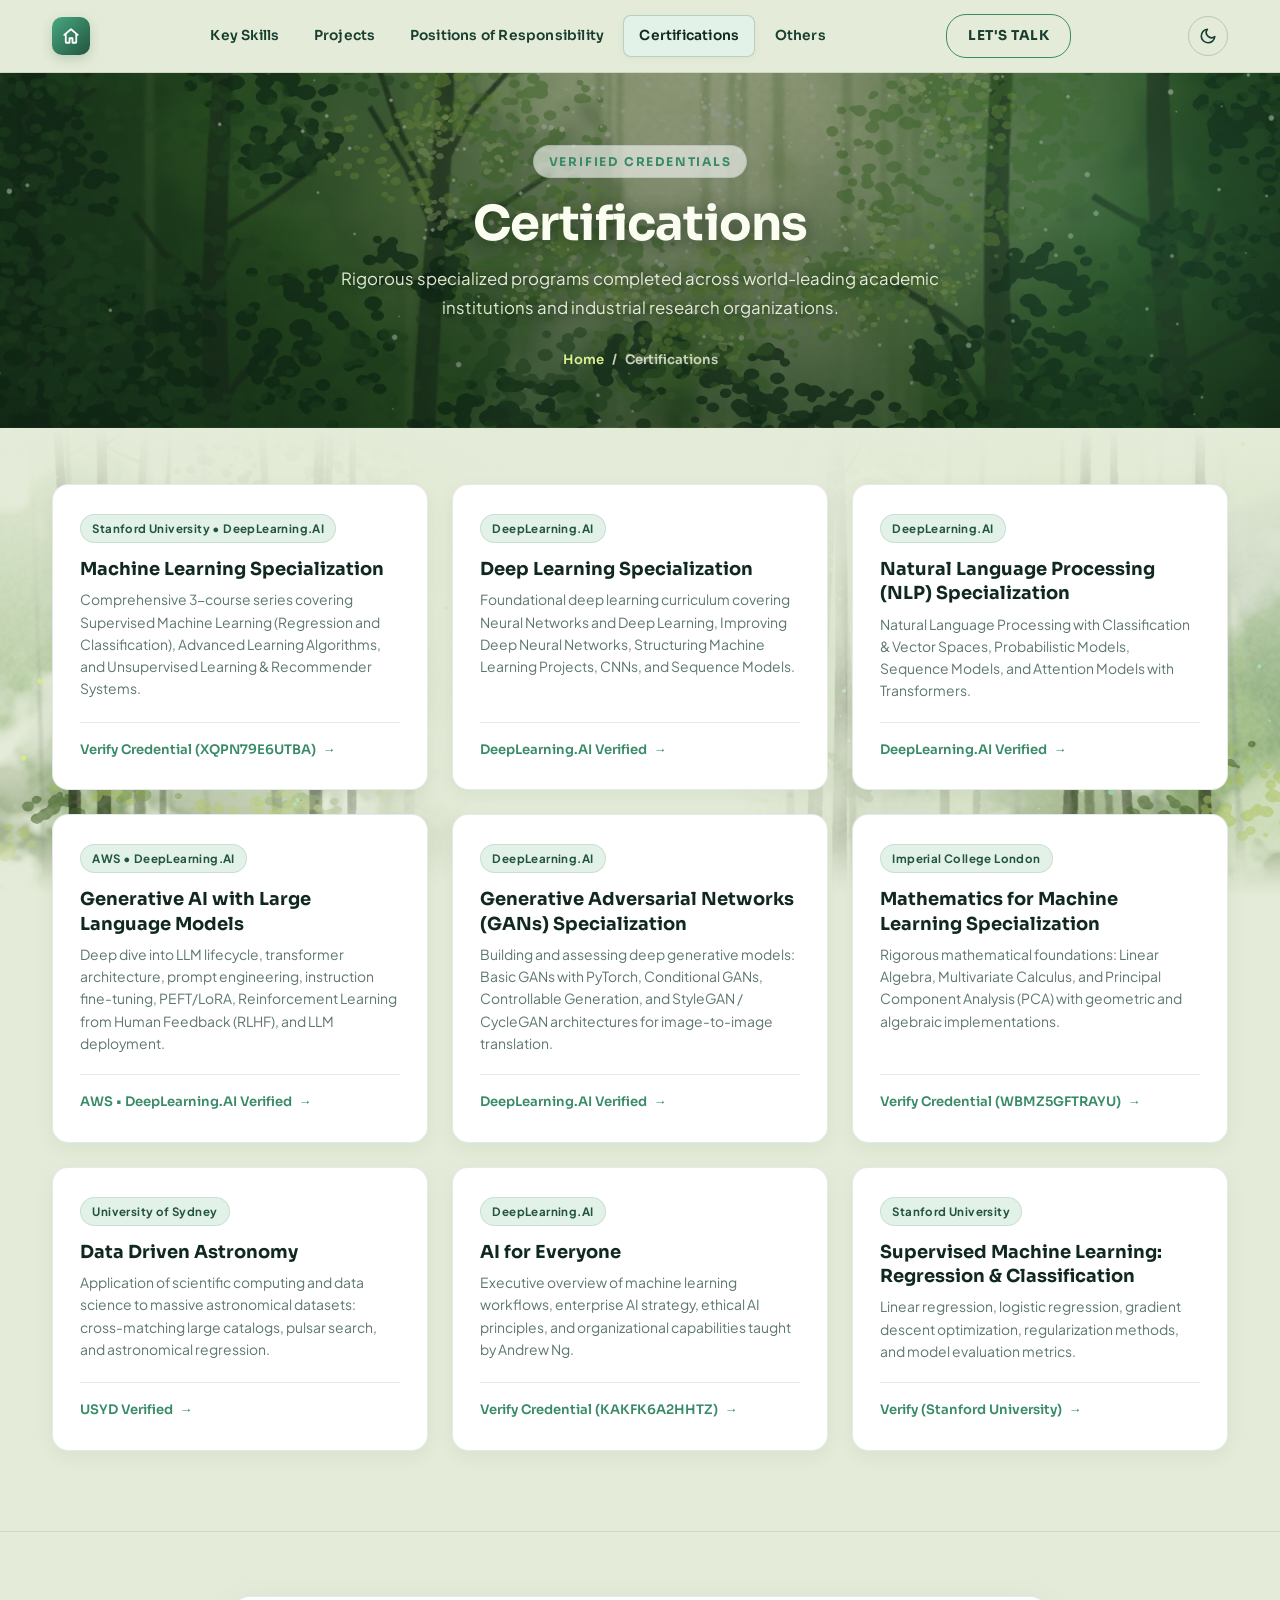
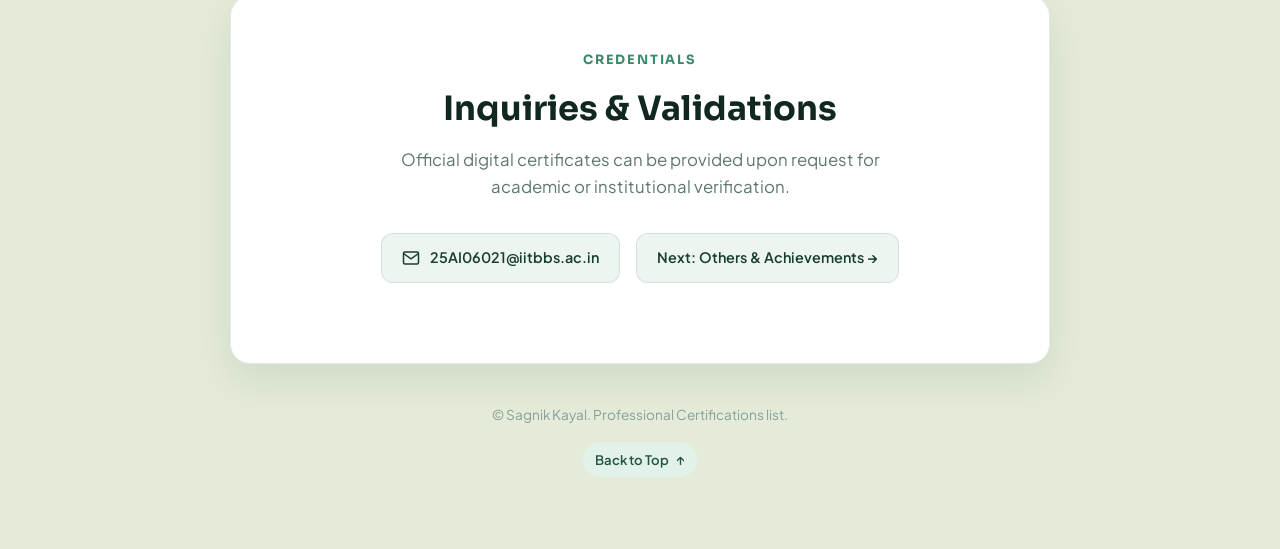
<file: certifications.html>
<!DOCTYPE html>
<html lang="en">

<head>
  <meta charset="UTF-8" />
  <meta http-equiv="X-UA-Compatible" content="IE=edge" />
  <meta name="viewport" content="width=device-width, initial-scale=1.0" />
  <title>Certifications | Sagnik Kayal</title>
  <meta name="description" content="Professional certifications in Machine Learning, Deep Learning, Generative AI, and Mathematics by Sagnik Kayal." />
  
  <link href="style.css" rel="stylesheet" type="text/css" />
  <!-- Apply saved / system theme before first paint (no flash) -->
  <script>
    (function () {
      var t = null;
      try { t = localStorage.getItem('theme'); } catch (e) {}
      if (!t) t = window.matchMedia('(prefers-color-scheme: dark)').matches ? 'dark' : 'light';
      document.documentElement.setAttribute('data-theme', t);
    })();
  </script>
</head>

<body>

  <!-- Navigation Bar -->
  <header class="navbar">
    <div class="container nav-container">
      <a href="index.html" class="brand-logo" aria-label="Home" title="Home">
        <span class="brand-icon"><svg width="18" height="18" viewBox="0 0 24 24" fill="none" stroke="currentColor" stroke-width="2.4" stroke-linecap="round" stroke-linejoin="round" aria-hidden="true"><path d="M3 10.5 12 3l9 7.5"/><path d="M5 9.5V20a1 1 0 0 0 1 1h4v-6h4v6h4a1 1 0 0 0 1-1V9.5"/></svg></span>
      </a>

      <!-- Navigation Tabs -->
      <nav>
        <ul class="nav-links" id="navLinks">
          <li class="nav-item"><a href="skills.html">Key Skills</a></li>
          <li class="nav-item"><a href="projects.html">Projects</a></li>
          <li class="nav-item"><a href="positions.html">Positions of Responsibility</a></li>
          <li class="nav-item"><a href="certifications.html" class="active">Certifications</a></li>
          <li class="nav-item"><a href="others.html">Others</a></li>
        </ul>
      </nav>

      <a href="contact.html" class="nav-cta">Let's Talk</a>

      <!-- Light / dark mode toggle -->
      <button class="theme-toggle" id="themeToggle" type="button" aria-label="Switch to dark mode" title="Toggle dark mode">
        <svg class="icon-moon" width="18" height="18" viewBox="0 0 24 24" fill="none" stroke="currentColor" stroke-width="2.2" stroke-linecap="round" stroke-linejoin="round" aria-hidden="true"><path d="M21 12.8A9 9 0 1 1 11.2 3a7 7 0 0 0 9.8 9.8z"/></svg>
        <svg class="icon-sun" width="18" height="18" viewBox="0 0 24 24" fill="none" stroke="currentColor" stroke-width="2.2" stroke-linecap="round" stroke-linejoin="round" aria-hidden="true"><circle cx="12" cy="12" r="4.5"/><path d="M12 2v2M12 20v2M4.9 4.9l1.4 1.4M17.7 17.7l1.4 1.4M2 12h2M20 12h2M4.9 19.1l1.4-1.4M17.7 6.3l1.4-1.4"/></svg>
      </button>

      <!-- Mobile Hamburger Toggle -->
      <button class="mobile-toggle" id="mobileToggle" aria-label="Toggle navigation menu">
        <span></span>
        <span></span>
        <span></span>
      </button>
    </div>
  </header>

  <!-- Subpage Header -->
  <section class="page-hero">
    <div class="container">
      <span class="page-hero-tag">Verified Credentials</span>
      <h1 class="page-hero-title">Certifications</h1>
      <p class="page-hero-subtitle">
        Rigorous specialized programs completed across world-leading academic institutions 
        and industrial research organizations.
      </p>
      <div class="breadcrumb">
        <a href="index.html">Home</a>
        <span>/</span>
        <span>Certifications</span>
      </div>
    </div>
  </section>

  <!-- Certifications Grid Section -->
  <section class="wc-bg" id="certifications" style="padding-top: 3.5rem;">
    <div class="container">

      <div class="certs-grid">

        <!-- 1. Machine Learning Specialization -->
        <div class="card cert-card">
          <div>
            <span class="cert-issuer-badge">Stanford University &bull; DeepLearning.AI</span>
            <h2 class="cert-title">Machine Learning Specialization</h2>
            <p class="cert-meta">
              Comprehensive 3-course series covering Supervised Machine Learning (Regression and Classification), Advanced Learning Algorithms, and Unsupervised Learning &amp; Recommender Systems.
            </p>
          </div>
          <a href="https://www.coursera.org/account/accomplishments/certificate/XQPN79E6UTBA" target="_blank" rel="noopener noreferrer" class="cert-link">
            <span>Verify Credential (XQPN79E6UTBA)</span> &rarr;
          </a>
        </div>

        <!-- 2. Deep Learning Specialization -->
        <div class="card cert-card">
          <div>
            <span class="cert-issuer-badge">DeepLearning.AI</span>
            <h2 class="cert-title">Deep Learning Specialization</h2>
            <p class="cert-meta">
              Foundational deep learning curriculum covering Neural Networks and Deep Learning, Improving Deep Neural Networks, Structuring Machine Learning Projects, CNNs, and Sequence Models.
            </p>
          </div>
          <a href="https://coursera.org" target="_blank" rel="noopener noreferrer" class="cert-link">
            <span>DeepLearning.AI Verified</span> &rarr;
          </a>
        </div>

        <!-- 3. NLP Specialization -->
        <div class="card cert-card">
          <div>
            <span class="cert-issuer-badge">DeepLearning.AI</span>
            <h2 class="cert-title">Natural Language Processing (NLP) Specialization</h2>
            <p class="cert-meta">
              Natural Language Processing with Classification &amp; Vector Spaces, Probabilistic Models, Sequence Models, and Attention Models with Transformers.
            </p>
          </div>
          <a href="https://coursera.org" target="_blank" rel="noopener noreferrer" class="cert-link">
            <span>DeepLearning.AI Verified</span> &rarr;
          </a>
        </div>

        <!-- 4. Generative AI with LLMs -->
        <div class="card cert-card">
          <div>
            <span class="cert-issuer-badge">AWS &bull; DeepLearning.AI</span>
            <h2 class="cert-title">Generative AI with Large Language Models</h2>
            <p class="cert-meta">
              Deep dive into LLM lifecycle, transformer architecture, prompt engineering, instruction fine-tuning, PEFT/LoRA, Reinforcement Learning from Human Feedback (RLHF), and LLM deployment.
            </p>
          </div>
          <a href="https://coursera.org" target="_blank" rel="noopener noreferrer" class="cert-link">
            <span>AWS &bull; DeepLearning.AI Verified</span> &rarr;
          </a>
        </div>

        <!-- 5. GANs Specialization -->
        <div class="card cert-card">
          <div>
            <span class="cert-issuer-badge">DeepLearning.AI</span>
            <h2 class="cert-title">Generative Adversarial Networks (GANs) Specialization</h2>
            <p class="cert-meta">
              Building and assessing deep generative models: Basic GANs with PyTorch, Conditional GANs, Controllable Generation, and StyleGAN / CycleGAN architectures for image-to-image translation.
            </p>
          </div>
          <a href="https://coursera.org" target="_blank" rel="noopener noreferrer" class="cert-link">
            <span>DeepLearning.AI Verified</span> &rarr;
          </a>
        </div>

        <!-- 6. Mathematics for Machine Learning Specialization -->
        <div class="card cert-card">
          <div>
            <span class="cert-issuer-badge">Imperial College London</span>
            <h2 class="cert-title">Mathematics for Machine Learning Specialization</h2>
            <p class="cert-meta">
              Rigorous mathematical foundations: Linear Algebra, Multivariate Calculus, and Principal Component Analysis (PCA) with geometric and algebraic implementations.
            </p>
          </div>
          <a href="https://coursera.org/verify/specialization/WBMZ5GFTRAYU" target="_blank" rel="noopener noreferrer" class="cert-link">
            <span>Verify Credential (WBMZ5GFTRAYU)</span> &rarr;
          </a>
        </div>

        <!-- 7. Data Driven Astronomy -->
        <div class="card cert-card">
          <div>
            <span class="cert-issuer-badge">University of Sydney</span>
            <h2 class="cert-title">Data Driven Astronomy</h2>
            <p class="cert-meta">
              Application of scientific computing and data science to massive astronomical datasets: cross-matching large catalogs, pulsar search, and astronomical regression.
            </p>
          </div>
          <a href="https://coursera.org" target="_blank" rel="noopener noreferrer" class="cert-link">
            <span>USYD Verified</span> &rarr;
          </a>
        </div>

        <!-- 8. AI for Everyone -->
        <div class="card cert-card">
          <div>
            <span class="cert-issuer-badge">DeepLearning.AI</span>
            <h2 class="cert-title">AI for Everyone</h2>
            <p class="cert-meta">
              Executive overview of machine learning workflows, enterprise AI strategy, ethical AI principles, and organizational capabilities taught by Andrew Ng.
            </p>
          </div>
          <a href="https://www.coursera.org/account/accomplishments/certificate/KAKFK6A2HHTZ" target="_blank" rel="noopener noreferrer" class="cert-link">
            <span>Verify Credential (KAKFK6A2HHTZ)</span> &rarr;
          </a>
        </div>

        <!-- 9. Supervised Learning -->
        <div class="card cert-card">
          <div>
            <span class="cert-issuer-badge">Stanford University</span>
            <h2 class="cert-title">Supervised Machine Learning: Regression &amp; Classification</h2>
            <p class="cert-meta">
              Linear regression, logistic regression, gradient descent optimization, regularization methods, and model evaluation metrics.
            </p>
          </div>
          <a href="https://www.coursera.org/account/accomplishments/certificate/XQPN79E6UTBA" target="_blank" rel="noopener noreferrer" class="cert-link">
            <span>Verify (Stanford University)</span> &rarr;
          </a>
        </div>

      </div>
    </div>
  </section>

  <!-- Footer -->
  <section class="wc-bg contact-section" id="contact" style="padding-top: 4rem;">
    <div class="container">
      <div class="contact-card">
        <span class="section-tag">Credentials</span>
        <h2 class="contact-title">Inquiries &amp; Validations</h2>
        <p class="contact-desc">
          Official digital certificates can be provided upon request for academic or institutional verification.
        </p>
        <div class="contact-grid">
          <a href="mailto:25AI06021@iitbbs.ac.in" class="contact-badge">
            <svg width="18" height="18" viewBox="0 0 24 24" fill="none" stroke="currentColor" stroke-width="2"><path d="M4 4h16c1.1 0 2 .9 2 2v12c0 1.1-.9 2-2 2H4c-1.1 0-2-.9-2-2V6c0-1.1.9-2 2-2z"/><polyline points="22,6 12,13 2,6"/></svg>
            <span>25AI06021@iitbbs.ac.in</span>
          </a>
          <a href="others.html" class="contact-badge">
            <span>Next: Others &amp; Achievements &rarr;</span>
          </a>
        </div>
      </div>

      <div class="site-footer">
        <p>&copy; Sagnik Kayal. Professional Certifications list.</p>
        <a href="#top" class="back-to-top">
          <span>Back to Top</span> &uarr;
        </a>
      </div>
    </div>
  </section>

  <script>
    // Light / dark mode toggle (choice remembered per browser)
    const themeToggle = document.getElementById('themeToggle');
    const syncThemeLabel = () => {
      const dark = document.documentElement.getAttribute('data-theme') === 'dark';
      if (themeToggle) themeToggle.setAttribute('aria-label', dark ? 'Switch to light mode' : 'Switch to dark mode');
    };
    if (themeToggle) {
      themeToggle.addEventListener('click', () => {
        const next = document.documentElement.getAttribute('data-theme') === 'dark' ? 'light' : 'dark';
        document.documentElement.setAttribute('data-theme', next);
        try { localStorage.setItem('theme', next); } catch (e) {}
        syncThemeLabel();
      });
      syncThemeLabel();
    }

    const mobileToggle = document.getElementById('mobileToggle');
    const navLinks = document.getElementById('navLinks');
    if (mobileToggle && navLinks) {
      mobileToggle.addEventListener('click', () => {
        navLinks.classList.toggle('active');
      });
    }
  </script>

</body>
</html>
</file>
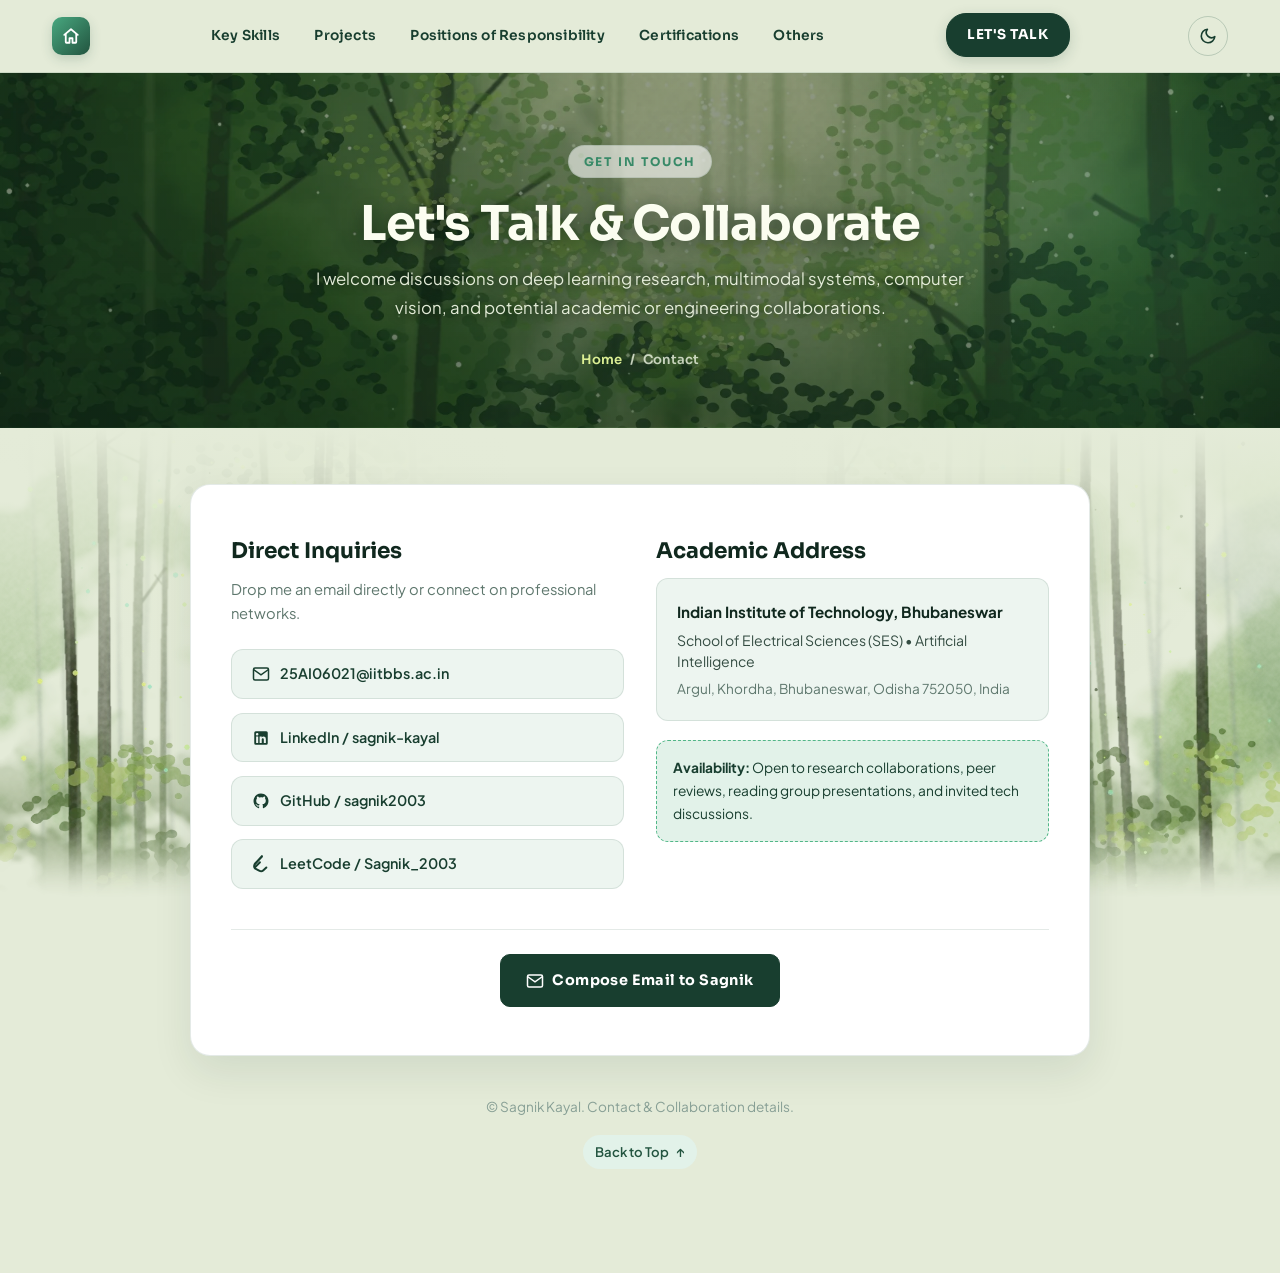
<file: contact.html>
<!DOCTYPE html>
<html lang="en">

<head>
  <meta charset="UTF-8" />
  <meta http-equiv="X-UA-Compatible" content="IE=edge" />
  <meta name="viewport" content="width=device-width, initial-scale=1.0" />
  <title>Contact &bull; Let's Talk | Sagnik Kayal</title>
  <meta name="description" content="Contact Sagnik Kayal - M.Tech AI researcher at IIT Bhubaneswar. Connect for collaborations, research inquiries, or discussion." />
  
  <link href="style.css" rel="stylesheet" type="text/css" />
  <!-- Apply saved / system theme before first paint (no flash) -->
  <script>
    (function () {
      var t = null;
      try { t = localStorage.getItem('theme'); } catch (e) {}
      if (!t) t = window.matchMedia('(prefers-color-scheme: dark)').matches ? 'dark' : 'light';
      document.documentElement.setAttribute('data-theme', t);
    })();
  </script>
</head>

<body>

  <!-- Navigation Bar -->
  <header class="navbar">
    <div class="container nav-container">
      <a href="index.html" class="brand-logo" aria-label="Home" title="Home">
        <span class="brand-icon"><svg width="18" height="18" viewBox="0 0 24 24" fill="none" stroke="currentColor" stroke-width="2.4" stroke-linecap="round" stroke-linejoin="round" aria-hidden="true"><path d="M3 10.5 12 3l9 7.5"/><path d="M5 9.5V20a1 1 0 0 0 1 1h4v-6h4v6h4a1 1 0 0 0 1-1V9.5"/></svg></span>
      </a>

      <!-- Navigation Tabs -->
      <nav>
        <ul class="nav-links" id="navLinks">
          <li class="nav-item"><a href="skills.html">Key Skills</a></li>
          <li class="nav-item"><a href="projects.html">Projects</a></li>
          <li class="nav-item"><a href="positions.html">Positions of Responsibility</a></li>
          <li class="nav-item"><a href="certifications.html">Certifications</a></li>
          <li class="nav-item"><a href="others.html">Others</a></li>
        </ul>
      </nav>

      <a href="contact.html" class="nav-cta active">Let's Talk</a>

      <!-- Light / dark mode toggle -->
      <button class="theme-toggle" id="themeToggle" type="button" aria-label="Switch to dark mode" title="Toggle dark mode">
        <svg class="icon-moon" width="18" height="18" viewBox="0 0 24 24" fill="none" stroke="currentColor" stroke-width="2.2" stroke-linecap="round" stroke-linejoin="round" aria-hidden="true"><path d="M21 12.8A9 9 0 1 1 11.2 3a7 7 0 0 0 9.8 9.8z"/></svg>
        <svg class="icon-sun" width="18" height="18" viewBox="0 0 24 24" fill="none" stroke="currentColor" stroke-width="2.2" stroke-linecap="round" stroke-linejoin="round" aria-hidden="true"><circle cx="12" cy="12" r="4.5"/><path d="M12 2v2M12 20v2M4.9 4.9l1.4 1.4M17.7 17.7l1.4 1.4M2 12h2M20 12h2M4.9 19.1l1.4-1.4M17.7 6.3l1.4-1.4"/></svg>
      </button>

      <!-- Mobile Hamburger Toggle -->
      <button class="mobile-toggle" id="mobileToggle" aria-label="Toggle navigation menu">
        <span></span>
        <span></span>
        <span></span>
      </button>
    </div>
  </header>

  <!-- Subpage Header -->
  <section class="page-hero">
    <div class="container">
      <span class="page-hero-tag">Get in Touch</span>
      <h1 class="page-hero-title">Let's Talk &amp; Collaborate</h1>
      <p class="page-hero-subtitle">
        I welcome discussions on deep learning research, multimodal systems, computer vision, 
        and potential academic or engineering collaborations.
      </p>
      <div class="breadcrumb">
        <a href="index.html">Home</a>
        <span>/</span>
        <span>Contact</span>
      </div>
    </div>
  </section>

  <!-- Contact Form & Details Section -->
  <section class="wc-bg" id="contact-details" style="padding-top: 3.5rem;">
    <div class="container">
      <div class="contact-card" style="max-width: 900px; text-align: left;">
        
        <div style="display: grid; grid-template-columns: repeat(auto-fit, minmax(280px, 1fr)); gap: 2rem; margin-bottom: 2.5rem;">
          
          <!-- Direct Channels -->
          <div>
            <h2 style="font-family: var(--font-heading); color: var(--forest-900); font-size: 1.35rem; margin-bottom: 0.6rem;">Direct Inquiries</h2>
            <p style="font-size: 0.92rem; color: var(--text-muted); line-height: 1.6; margin-bottom: 1.5rem;">
              Drop me an email directly or connect on professional networks.
            </p>

            <div style="display: flex; flex-direction: column; gap: 0.85rem;">
              <a href="mailto:25AI06021@iitbbs.ac.in" class="contact-badge" style="justify-content: flex-start;">
                <svg width="18" height="18" viewBox="0 0 24 24" fill="none" stroke="currentColor" stroke-width="2"><path d="M4 4h16c1.1 0 2 .9 2 2v12c0 1.1-.9 2-2 2H4c-1.1 0-2-.9-2-2V6c0-1.1.9-2 2-2z"/><polyline points="22,6 12,13 2,6"/></svg>
                <span>25AI06021@iitbbs.ac.in</span>
              </a>

              <a href="https://linkedin.com/in/sagnik-kayal-905706233/" target="_blank" rel="noopener noreferrer" class="contact-badge" style="justify-content: flex-start;">
                <svg width="18" height="18" viewBox="0 0 24 24" fill="currentColor"><path d="M19 3a2 2 0 0 1 2 2v14a2 2 0 0 1-2 2H5a2 2 0 0 1-2-2V5a2 2 0 0 1 2-2h14m-.5 15.5v-5.3a3.26 3.26 0 0 0-3.26-3.26c-.85 0-1.84.52-2.28 1.3v-1.11h-2.79v8.37h2.79v-4.93c0-.77.62-1.4 1.39-1.4a1.4 1.4 0 0 1 1.4 1.4v4.93h2.75M6.88 8.56a1.68 1.68 0 0 0 1.68-1.68c0-.93-.75-1.69-1.68-1.69a1.69 1.69 0 0 0-1.69 1.69c0 .93.76 1.68 1.69 1.68m1.39 9.94v-8.37H5.5v8.37h2.77z"/></svg>
                <span>LinkedIn / sagnik-kayal</span>
              </a>

              <a href="https://github.com/sagnik2003" target="_blank" rel="noopener noreferrer" class="contact-badge" style="justify-content: flex-start;">
                <svg width="18" height="18" viewBox="0 0 24 24" fill="currentColor"><path d="M12 2C6.477 2 2 6.484 2 12.017c0 4.425 2.865 8.18 6.839 9.504.5.092.682-.217.682-.483 0-.237-.008-.868-.013-1.703-2.782.605-3.369-1.343-3.369-1.343-.454-1.158-1.11-1.466-1.11-1.466-.908-.62.069-.608.069-.608 1.003.07 1.53 1.032 1.53 1.032.892 1.53 2.341 1.088 2.91.832.092-.647.35-1.088.636-1.338-2.22-.253-4.555-1.113-4.555-4.951 0-1.093.39-1.988 1.029-2.688-.103-.253-.446-1.272.098-2.65 0 0 .84-.27 2.75 1.026A9.564 9.564 0 0112 6.844c.85.004 1.705.115 2.504.337 1.909-1.296 2.747-1.027 2.747-1.027.546 1.379.202 2.398.1 2.651.64.7 1.028 1.595 1.028 2.688 0 3.848-2.339 4.695-4.566 4.943.359.309.678.92.678 1.855 0 1.338-.012 2.419-.012 2.747 0 .268.18.58.688.482A10.019 10.019 0 0022 12.017C22 6.484 17.522 2 12 2z"/></svg>
                <span>GitHub / sagnik2003</span>
              </a>

              <a href="https://leetcode.com/u/Sagnik_2003/" target="_blank" rel="noopener noreferrer" class="contact-badge" style="justify-content: flex-start;">
                <svg width="18" height="18" viewBox="0 0 24 24" fill="currentColor"><path d="M13.483 0a1.374 1.374 0 0 0-.961.438L7.116 6.226l-3.854 4.126a5.266 5.266 0 0 0-1.209 2.104 5.35 5.35 0 0 0-.125.513 5.527 5.527 0 0 0 .271 4.735 5.374 5.374 0 0 0 2.222 2.063l5.056 2.656a5.454 5.454 0 0 0 2.585.656c1.375 0 2.684-.52 3.69-1.464l4.275-4.004c.54-.505.57-1.347.065-1.887a1.332 1.332 0 0 0-1.887-.065l-4.272 4.002a2.784 2.784 0 0 1-1.877.747 2.776 2.776 0 0 1-1.317-.334l-5.056-2.656a2.74 2.74 0 0 1-1.132-1.053 2.82 2.82 0 0 1-.138-2.413 2.707 2.707 0 0 1 .616-1.074l3.854-4.126 5.405-5.788c.518-.555.485-1.432-.07-1.95A1.378 1.378 0 0 0 13.483 0zm-2.88 8.44a1.334 1.334 0 0 0-.943.393L3.738 14.86a1.335 1.335 0 0 0 1.885 1.887l5.922-6.027a1.335 1.335 0 0 0-.942-2.28z"/></svg>
                <span>LeetCode / Sagnik_2003</span>
              </a>
            </div>
          </div>

          <!-- Academic Affiliation Info -->
          <div>
            <h2 style="font-family: var(--font-heading); color: var(--forest-900); font-size: 1.35rem; margin-bottom: 0.6rem;">Academic Address</h2>
            <div style="background: var(--bg-surface-soft); border: 1px solid var(--border-subtle); border-radius: 12px; padding: 1.25rem; margin-bottom: 1.2rem;">
              <p style="font-size: 0.95rem; font-weight: 700; color: var(--forest-900); margin-bottom: 0.35rem;">
                Indian Institute of Technology, Bhubaneswar
              </p>
              <p style="font-size: 0.88rem; color: var(--text-body); line-height: 1.5; margin-bottom: 0.35rem;">
                School of Electrical Sciences (SES) &bull; Artificial Intelligence
              </p>
              <p style="font-size: 0.85rem; color: var(--text-muted);">
                Argul, Khordha, Bhubaneswar, Odisha 752050, India
              </p>
            </div>

            <div style="background: var(--sea-green-mist); border: 1px dashed var(--sea-green-accent); border-radius: 12px; padding: 1rem; font-size: 0.86rem; color: var(--forest-800);">
              <strong>Availability:</strong> Open to research collaborations, peer reviews, reading group presentations, and invited tech discussions.
            </div>
          </div>

        </div>

        <div style="border-top: 1px solid var(--border-subtle); padding-top: 1.5rem; text-align: center;">
          <a href="mailto:25AI06021@iitbbs.ac.in?subject=Collaboration%20Inquiry%20via%20Portfolio" class="btn-primary" style="display: inline-flex;">
            <svg width="18" height="18" viewBox="0 0 24 24" fill="none" stroke="currentColor" stroke-width="2"><path d="M4 4h16c1.1 0 2 .9 2 2v12c0 1.1-.9 2-2 2H4c-1.1 0-2-.9-2-2V6c0-1.1.9-2 2-2z"/><polyline points="22,6 12,13 2,6"/></svg>
            <span>Compose Email to Sagnik</span>
          </a>
        </div>

      </div>

      <div class="site-footer">
        <p>&copy; Sagnik Kayal. Contact &amp; Collaboration details.</p>
        <a href="#top" class="back-to-top">
          <span>Back to Top</span> &uarr;
        </a>
      </div>
    </div>
  </section>

  <script>
    // Light / dark mode toggle (choice remembered per browser)
    const themeToggle = document.getElementById('themeToggle');
    const syncThemeLabel = () => {
      const dark = document.documentElement.getAttribute('data-theme') === 'dark';
      if (themeToggle) themeToggle.setAttribute('aria-label', dark ? 'Switch to light mode' : 'Switch to dark mode');
    };
    if (themeToggle) {
      themeToggle.addEventListener('click', () => {
        const next = document.documentElement.getAttribute('data-theme') === 'dark' ? 'light' : 'dark';
        document.documentElement.setAttribute('data-theme', next);
        try { localStorage.setItem('theme', next); } catch (e) {}
        syncThemeLabel();
      });
      syncThemeLabel();
    }

    const mobileToggle = document.getElementById('mobileToggle');
    const navLinks = document.getElementById('navLinks');
    if (mobileToggle && navLinks) {
      mobileToggle.addEventListener('click', () => {
        navLinks.classList.toggle('active');
      });
    }
  </script>

</body>
</html>
</file>
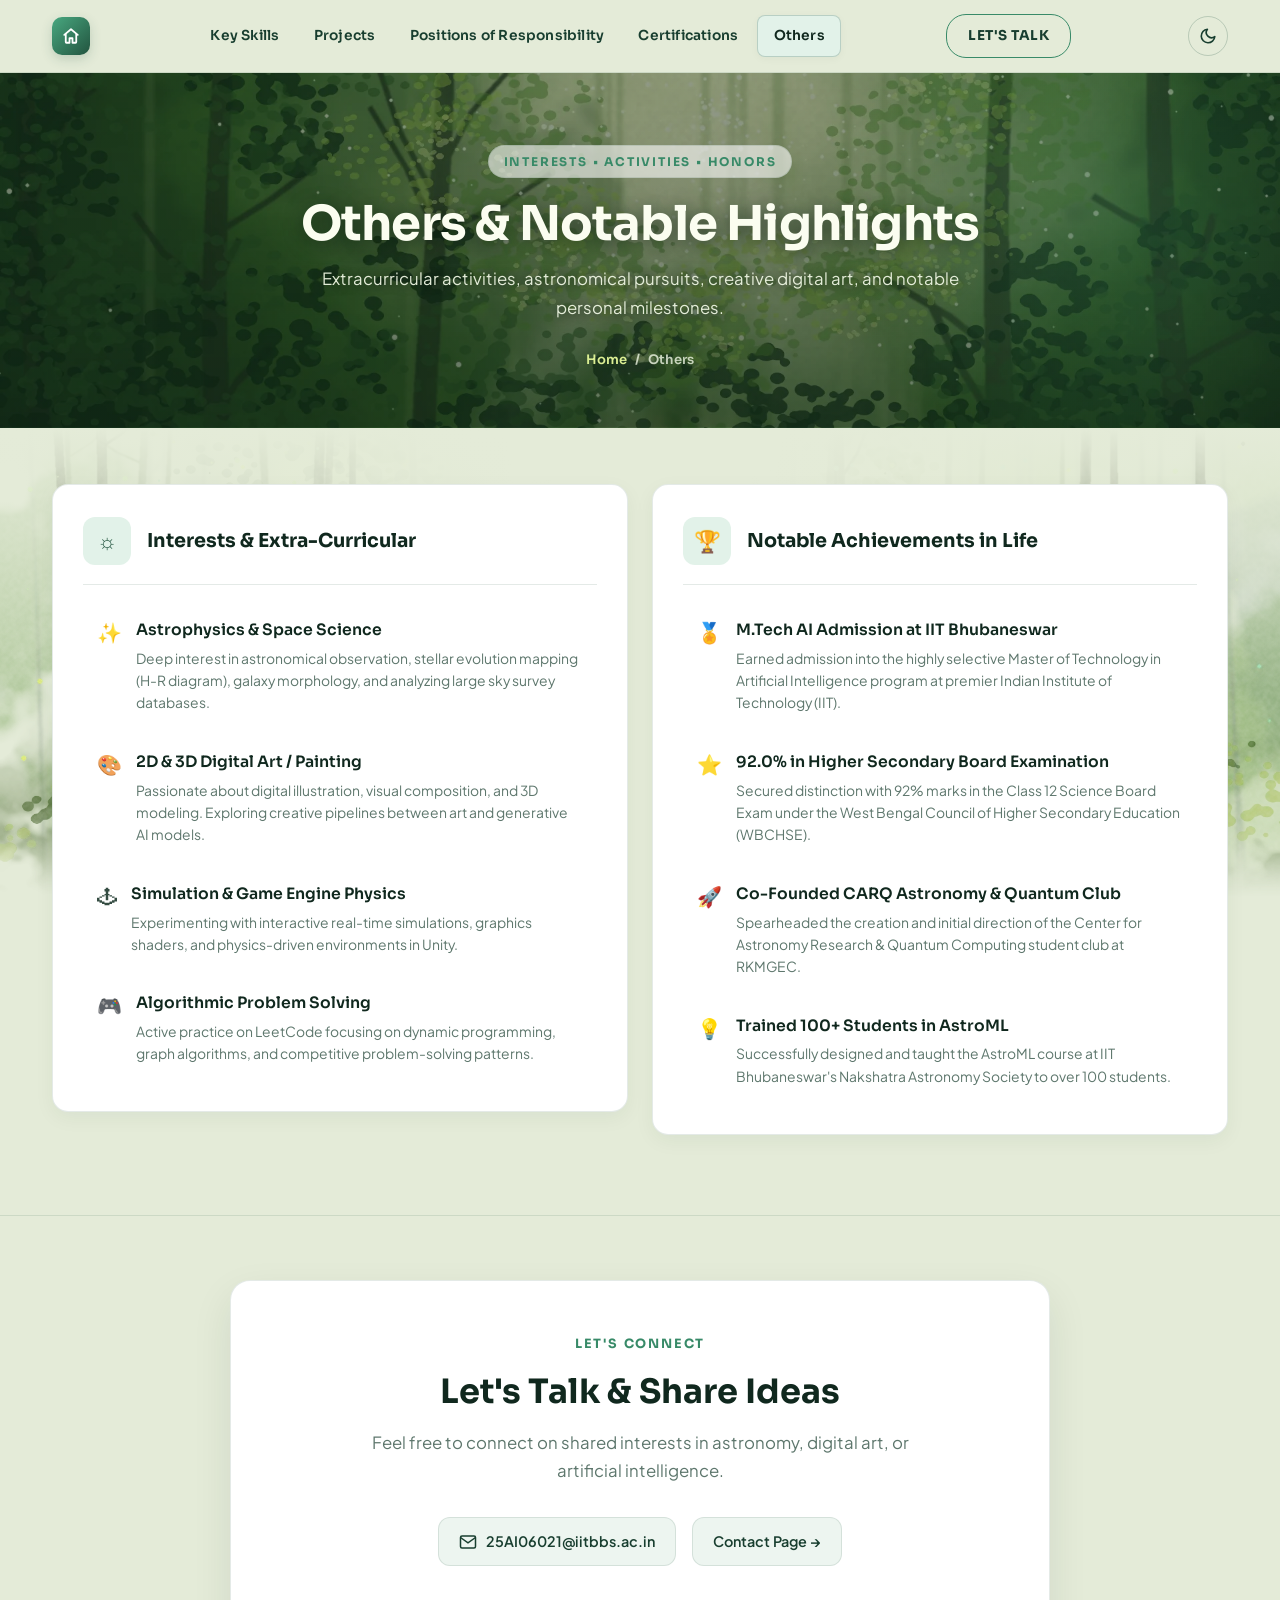
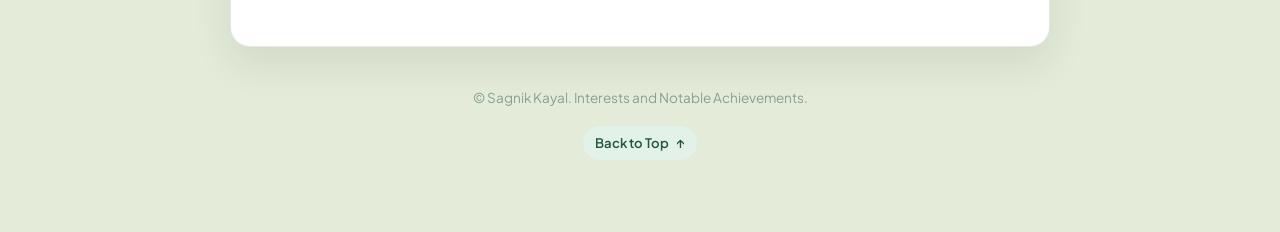
<file: others.html>
<!DOCTYPE html>
<html lang="en">

<head>
  <meta charset="UTF-8" />
  <meta http-equiv="X-UA-Compatible" content="IE=edge" />
  <meta name="viewport" content="width=device-width, initial-scale=1.0" />
  <title>Others &amp; Achievements | Sagnik Kayal</title>
  <meta name="description" content="Personal interests, extra-curricular passions, and notable life achievements of Sagnik Kayal." />
  
  <link href="style.css" rel="stylesheet" type="text/css" />
  <!-- Apply saved / system theme before first paint (no flash) -->
  <script>
    (function () {
      var t = null;
      try { t = localStorage.getItem('theme'); } catch (e) {}
      if (!t) t = window.matchMedia('(prefers-color-scheme: dark)').matches ? 'dark' : 'light';
      document.documentElement.setAttribute('data-theme', t);
    })();
  </script>
</head>

<body>

  <!-- Navigation Bar -->
  <header class="navbar">
    <div class="container nav-container">
      <a href="index.html" class="brand-logo" aria-label="Home" title="Home">
        <span class="brand-icon"><svg width="18" height="18" viewBox="0 0 24 24" fill="none" stroke="currentColor" stroke-width="2.4" stroke-linecap="round" stroke-linejoin="round" aria-hidden="true"><path d="M3 10.5 12 3l9 7.5"/><path d="M5 9.5V20a1 1 0 0 0 1 1h4v-6h4v6h4a1 1 0 0 0 1-1V9.5"/></svg></span>
      </a>

      <!-- Navigation Tabs -->
      <nav>
        <ul class="nav-links" id="navLinks">
          <li class="nav-item"><a href="skills.html">Key Skills</a></li>
          <li class="nav-item"><a href="projects.html">Projects</a></li>
          <li class="nav-item"><a href="positions.html">Positions of Responsibility</a></li>
          <li class="nav-item"><a href="certifications.html">Certifications</a></li>
          <li class="nav-item"><a href="others.html" class="active">Others</a></li>
        </ul>
      </nav>

      <a href="contact.html" class="nav-cta">Let's Talk</a>

      <!-- Light / dark mode toggle -->
      <button class="theme-toggle" id="themeToggle" type="button" aria-label="Switch to dark mode" title="Toggle dark mode">
        <svg class="icon-moon" width="18" height="18" viewBox="0 0 24 24" fill="none" stroke="currentColor" stroke-width="2.2" stroke-linecap="round" stroke-linejoin="round" aria-hidden="true"><path d="M21 12.8A9 9 0 1 1 11.2 3a7 7 0 0 0 9.8 9.8z"/></svg>
        <svg class="icon-sun" width="18" height="18" viewBox="0 0 24 24" fill="none" stroke="currentColor" stroke-width="2.2" stroke-linecap="round" stroke-linejoin="round" aria-hidden="true"><circle cx="12" cy="12" r="4.5"/><path d="M12 2v2M12 20v2M4.9 4.9l1.4 1.4M17.7 17.7l1.4 1.4M2 12h2M20 12h2M4.9 19.1l1.4-1.4M17.7 6.3l1.4-1.4"/></svg>
      </button>

      <!-- Mobile Hamburger Toggle -->
      <button class="mobile-toggle" id="mobileToggle" aria-label="Toggle navigation menu">
        <span></span>
        <span></span>
        <span></span>
      </button>
    </div>
  </header>

  <!-- Subpage Header -->
  <section class="page-hero">
    <div class="container">
      <span class="page-hero-tag">Interests &bull; Activities &bull; Honors</span>
      <h1 class="page-hero-title">Others &amp; Notable Highlights</h1>
      <p class="page-hero-subtitle">
        Extracurricular activities, astronomical pursuits, creative digital art, 
        and notable personal milestones.
      </p>
      <div class="breadcrumb">
        <a href="index.html">Home</a>
        <span>/</span>
        <span>Others</span>
      </div>
    </div>
  </section>

  <!-- Main Content Section -->
  <section class="wc-bg" id="others" style="padding-top: 3.5rem;">
    <div class="container">

      <div class="others-layout">

        <!-- Column 1: Interests & Extra-Curricular -->
        <div class="card others-column-card">
          <div class="others-column-header">
            <div class="others-column-icon">&#9788;</div>
            <h2 class="others-column-title">Interests &amp; Extra-Curricular</h2>
          </div>

          <div class="interest-list">
            <div class="item-row">
              <span class="item-icon">&#10024;</span>
              <div class="item-content">
                <h3>Astrophysics &amp; Space Science</h3>
                <p>Deep interest in astronomical observation, stellar evolution mapping (H-R diagram), galaxy morphology, and analyzing large sky survey databases.</p>
              </div>
            </div>

            <div class="item-row">
              <span class="item-icon">&#127912;</span>
              <div class="item-content">
                <h3>2D &amp; 3D Digital Art / Painting</h3>
                <p>Passionate about digital illustration, visual composition, and 3D modeling. Exploring creative pipelines between art and generative AI models.</p>
              </div>
            </div>

            <div class="item-row">
              <span class="item-icon">&#128377;</span>
              <div class="item-content">
                <h3>Simulation &amp; Game Engine Physics</h3>
                <p>Experimenting with interactive real-time simulations, graphics shaders, and physics-driven environments in Unity.</p>
              </div>
            </div>

            <div class="item-row">
              <span class="item-icon">&#127918;</span>
              <div class="item-content">
                <h3>Algorithmic Problem Solving</h3>
                <p>Active practice on LeetCode focusing on dynamic programming, graph algorithms, and competitive problem-solving patterns.</p>
              </div>
            </div>

          </div>
        </div>

        <!-- Column 2: Notable Achievements in Life -->
        <div class="card others-column-card">
          <div class="others-column-header">
            <div class="others-column-icon">&#127942;</div>
            <h2 class="others-column-title">Notable Achievements in Life</h2>
          </div>

          <div class="achievement-list">
            <div class="item-row">
              <span class="item-icon">&#127941;</span>
              <div class="item-content">
                <h3>M.Tech AI Admission at IIT Bhubaneswar</h3>
                <p>Earned admission into the highly selective Master of Technology in Artificial Intelligence program at premier Indian Institute of Technology (IIT).</p>
              </div>
            </div>

            <div class="item-row">
              <span class="item-icon">&#11088;</span>
              <div class="item-content">
                <h3>92.0% in Higher Secondary Board Examination</h3>
                <p>Secured distinction with 92% marks in the Class 12 Science Board Exam under the West Bengal Council of Higher Secondary Education (WBCHSE).</p>
              </div>
            </div>

            <div class="item-row">
              <span class="item-icon">&#128640;</span>
              <div class="item-content">
                <h3>Co-Founded CARQ Astronomy &amp; Quantum Club</h3>
                <p>Spearheaded the creation and initial direction of the Center for Astronomy Research &amp; Quantum Computing student club at RKMGEC.</p>
              </div>
            </div>

            <div class="item-row">
              <span class="item-icon">&#128161;</span>
              <div class="item-content">
                <h3>Trained 100+ Students in AstroML</h3>
                <p>Successfully designed and taught the AstroML course at IIT Bhubaneswar's Nakshatra Astronomy Society to over 100 students.</p>
              </div>
            </div>

          </div>
        </div>

      </div>
    </div>
  </section>

  <!-- Footer -->
  <section class="wc-bg contact-section" id="contact" style="padding-top: 4rem;">
    <div class="container">
      <div class="contact-card">
        <span class="section-tag">Let's Connect</span>
        <h2 class="contact-title">Let's Talk &amp; Share Ideas</h2>
        <p class="contact-desc">
          Feel free to connect on shared interests in astronomy, digital art, or artificial intelligence.
        </p>
        <div class="contact-grid">
          <a href="mailto:25AI06021@iitbbs.ac.in" class="contact-badge">
            <svg width="18" height="18" viewBox="0 0 24 24" fill="none" stroke="currentColor" stroke-width="2"><path d="M4 4h16c1.1 0 2 .9 2 2v12c0 1.1-.9 2-2 2H4c-1.1 0-2-.9-2-2V6c0-1.1.9-2 2-2z"/><polyline points="22,6 12,13 2,6"/></svg>
            <span>25AI06021@iitbbs.ac.in</span>
          </a>
          <a href="contact.html" class="contact-badge">
            <span>Contact Page &rarr;</span>
          </a>
        </div>
      </div>

      <div class="site-footer">
        <p>&copy; Sagnik Kayal. Interests and Notable Achievements.</p>
        <a href="#top" class="back-to-top">
          <span>Back to Top</span> &uarr;
        </a>
      </div>
    </div>
  </section>

  <script>
    // Light / dark mode toggle (choice remembered per browser)
    const themeToggle = document.getElementById('themeToggle');
    const syncThemeLabel = () => {
      const dark = document.documentElement.getAttribute('data-theme') === 'dark';
      if (themeToggle) themeToggle.setAttribute('aria-label', dark ? 'Switch to light mode' : 'Switch to dark mode');
    };
    if (themeToggle) {
      themeToggle.addEventListener('click', () => {
        const next = document.documentElement.getAttribute('data-theme') === 'dark' ? 'light' : 'dark';
        document.documentElement.setAttribute('data-theme', next);
        try { localStorage.setItem('theme', next); } catch (e) {}
        syncThemeLabel();
      });
      syncThemeLabel();
    }

    const mobileToggle = document.getElementById('mobileToggle');
    const navLinks = document.getElementById('navLinks');
    if (mobileToggle && navLinks) {
      mobileToggle.addEventListener('click', () => {
        navLinks.classList.toggle('active');
      });
    }
  </script>

</body>
</html>
</file>
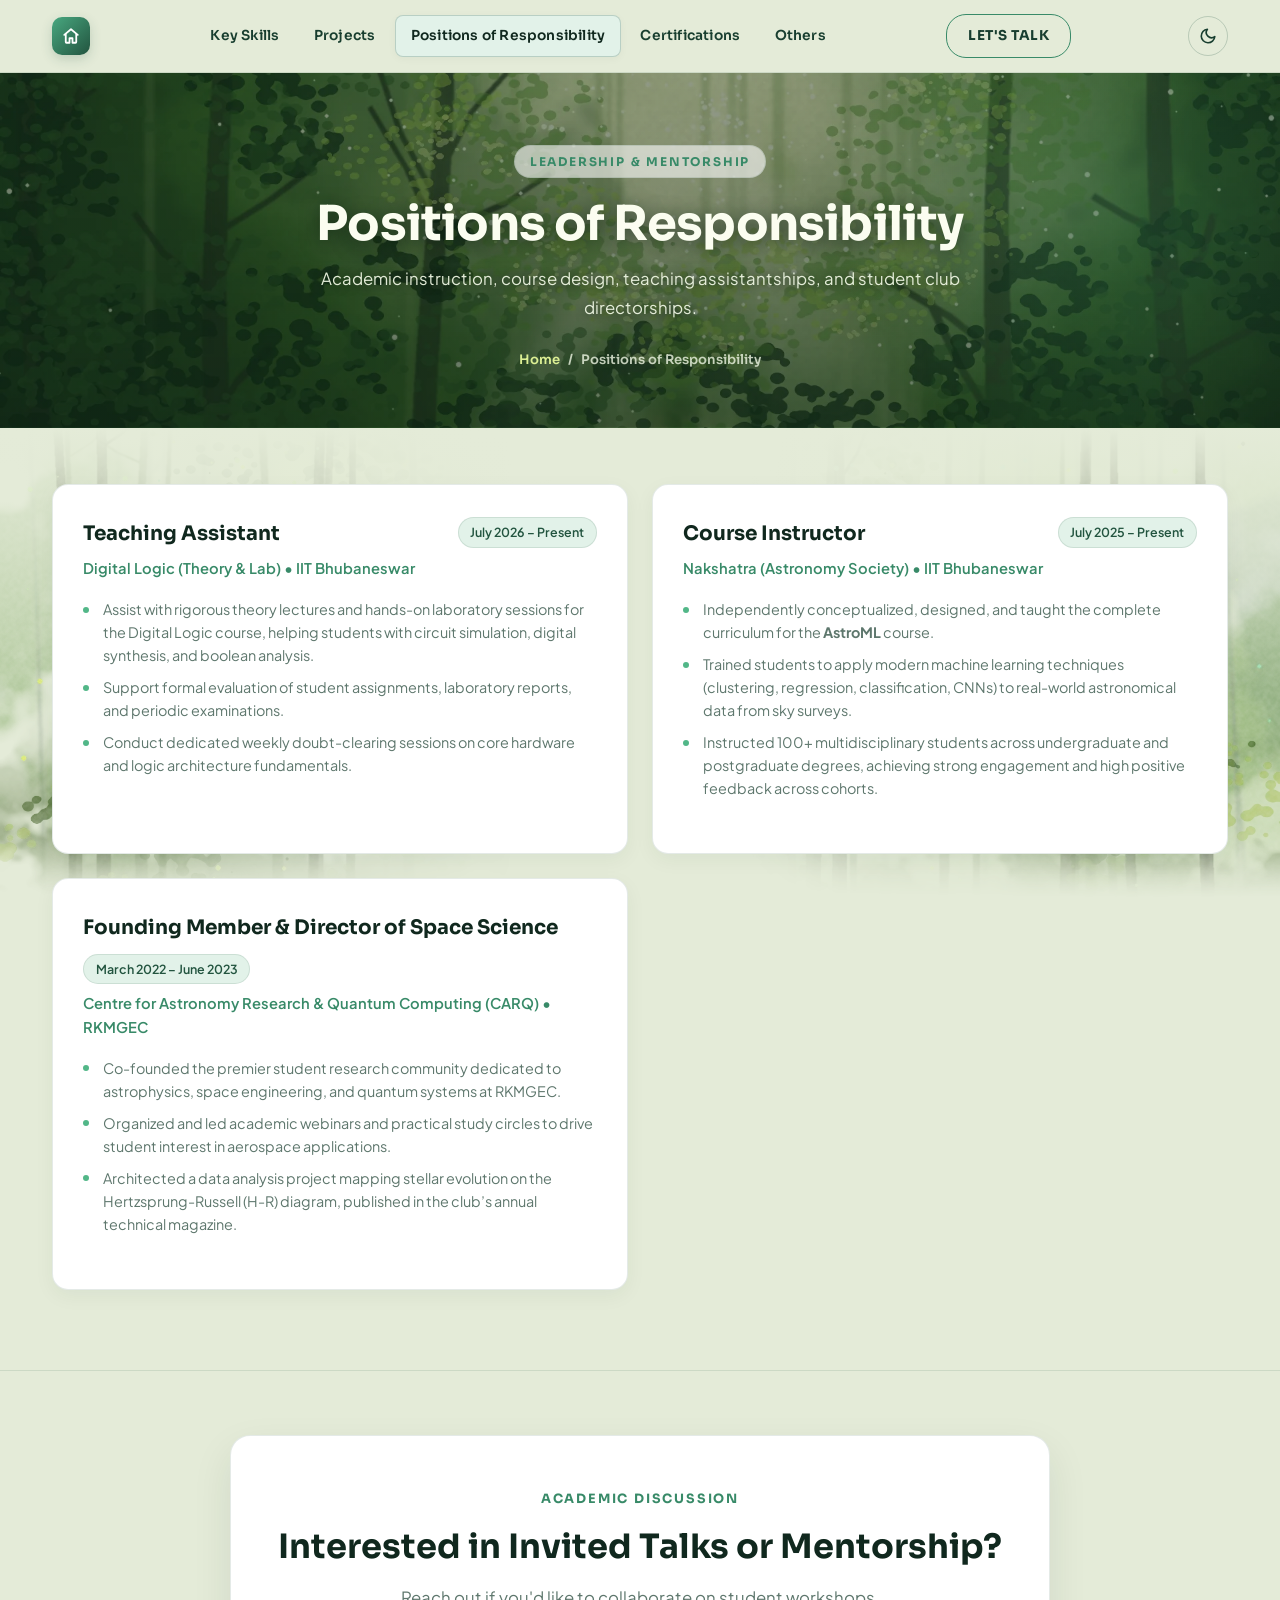
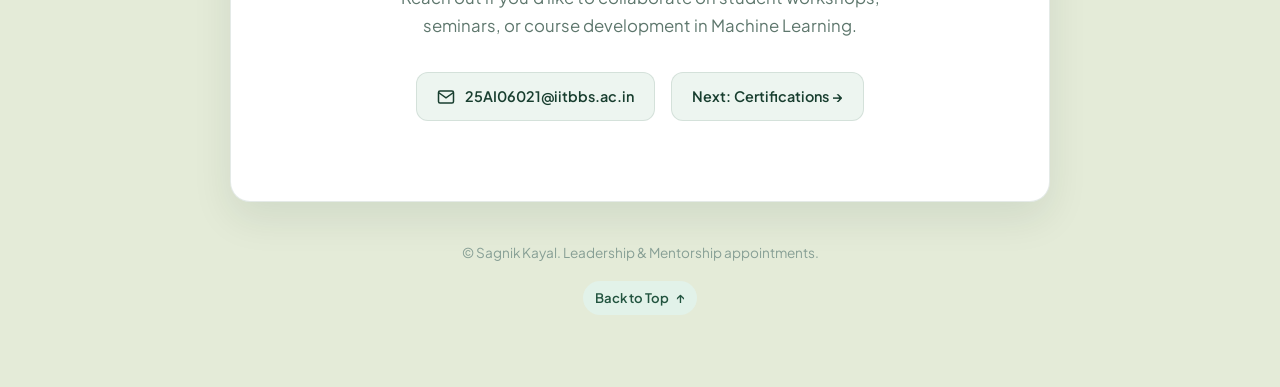
<file: positions.html>
<!DOCTYPE html>
<html lang="en">

<head>
  <meta charset="UTF-8" />
  <meta http-equiv="X-UA-Compatible" content="IE=edge" />
  <meta name="viewport" content="width=device-width, initial-scale=1.0" />
  <title>Positions of Responsibility | Sagnik Kayal</title>
  <meta name="description" content="Academic leadership, teaching assistantships, and instructional appointments held by Sagnik Kayal." />
  
  <link href="style.css" rel="stylesheet" type="text/css" />
  <!-- Apply saved / system theme before first paint (no flash) -->
  <script>
    (function () {
      var t = null;
      try { t = localStorage.getItem('theme'); } catch (e) {}
      if (!t) t = window.matchMedia('(prefers-color-scheme: dark)').matches ? 'dark' : 'light';
      document.documentElement.setAttribute('data-theme', t);
    })();
  </script>
</head>

<body>

  <!-- Navigation Bar -->
  <header class="navbar">
    <div class="container nav-container">
      <a href="index.html" class="brand-logo" aria-label="Home" title="Home">
        <span class="brand-icon"><svg width="18" height="18" viewBox="0 0 24 24" fill="none" stroke="currentColor" stroke-width="2.4" stroke-linecap="round" stroke-linejoin="round" aria-hidden="true"><path d="M3 10.5 12 3l9 7.5"/><path d="M5 9.5V20a1 1 0 0 0 1 1h4v-6h4v6h4a1 1 0 0 0 1-1V9.5"/></svg></span>
      </a>

      <!-- Navigation Tabs -->
      <nav>
        <ul class="nav-links" id="navLinks">
          <li class="nav-item"><a href="skills.html">Key Skills</a></li>
          <li class="nav-item"><a href="projects.html">Projects</a></li>
          <li class="nav-item"><a href="positions.html" class="active">Positions of Responsibility</a></li>
          <li class="nav-item"><a href="certifications.html">Certifications</a></li>
          <li class="nav-item"><a href="others.html">Others</a></li>
        </ul>
      </nav>

      <a href="contact.html" class="nav-cta">Let's Talk</a>

      <!-- Light / dark mode toggle -->
      <button class="theme-toggle" id="themeToggle" type="button" aria-label="Switch to dark mode" title="Toggle dark mode">
        <svg class="icon-moon" width="18" height="18" viewBox="0 0 24 24" fill="none" stroke="currentColor" stroke-width="2.2" stroke-linecap="round" stroke-linejoin="round" aria-hidden="true"><path d="M21 12.8A9 9 0 1 1 11.2 3a7 7 0 0 0 9.8 9.8z"/></svg>
        <svg class="icon-sun" width="18" height="18" viewBox="0 0 24 24" fill="none" stroke="currentColor" stroke-width="2.2" stroke-linecap="round" stroke-linejoin="round" aria-hidden="true"><circle cx="12" cy="12" r="4.5"/><path d="M12 2v2M12 20v2M4.9 4.9l1.4 1.4M17.7 17.7l1.4 1.4M2 12h2M20 12h2M4.9 19.1l1.4-1.4M17.7 6.3l1.4-1.4"/></svg>
      </button>

      <!-- Mobile Hamburger Toggle -->
      <button class="mobile-toggle" id="mobileToggle" aria-label="Toggle navigation menu">
        <span></span>
        <span></span>
        <span></span>
      </button>
    </div>
  </header>

  <!-- Subpage Header -->
  <section class="page-hero">
    <div class="container">
      <span class="page-hero-tag">Leadership &amp; Mentorship</span>
      <h1 class="page-hero-title">Positions of Responsibility</h1>
      <p class="page-hero-subtitle">
        Academic instruction, course design, teaching assistantships, and student club directorships.
      </p>
      <div class="breadcrumb">
        <a href="index.html">Home</a>
        <span>/</span>
        <span>Positions of Responsibility</span>
      </div>
    </div>
  </section>

  <!-- Positions Section -->
  <section class="wc-bg" id="positions" style="padding-top: 3.5rem;">
    <div class="container">

      <div class="positions-grid">

        <!-- 1. Teaching Assistant @ IIT Bhubaneswar -->
        <div class="card position-card">
          <div class="position-top">
            <h2 class="position-role">Teaching Assistant</h2>
            <span class="position-dates">July 2026 – Present</span>
          </div>
          <div class="position-org">Digital Logic (Theory &amp; Lab) &bull; IIT Bhubaneswar</div>
          <ul class="position-bullets">
            <li>Assist with rigorous theory lectures and hands-on laboratory sessions for the Digital Logic course, helping students with circuit simulation, digital synthesis, and boolean analysis.</li>
            <li>Support formal evaluation of student assignments, laboratory reports, and periodic examinations.</li>
            <li>Conduct dedicated weekly doubt-clearing sessions on core hardware and logic architecture fundamentals.</li>
          </ul>
        </div>

        <!-- 2. Course Instructor @ Nakshatra -->
        <div class="card position-card">
          <div class="position-top">
            <h2 class="position-role">Course Instructor</h2>
            <span class="position-dates">July 2025 – Present</span>
          </div>
          <div class="position-org">Nakshatra (Astronomy Society) &bull; IIT Bhubaneswar</div>
          <ul class="position-bullets">
            <li>Independently conceptualized, designed, and taught the complete curriculum for the <strong>AstroML</strong> course.</li>
            <li>Trained students to apply modern machine learning techniques (clustering, regression, classification, CNNs) to real-world astronomical data from sky surveys.</li>
            <li>Instructed 100+ multidisciplinary students across undergraduate and postgraduate degrees, achieving strong engagement and high positive feedback across cohorts.</li>
          </ul>
        </div>

        <!-- 3. Founding Member & Director of Space Science @ CARQ -->
        <div class="card position-card">
          <div class="position-top">
            <h2 class="position-role">Founding Member &amp; Director of Space Science</h2>
            <span class="position-dates">March 2022 – June 2023</span>
          </div>
          <div class="position-org">Centre for Astronomy Research &amp; Quantum Computing (CARQ) &bull; RKMGEC</div>
          <ul class="position-bullets">
            <li>Co-founded the premier student research community dedicated to astrophysics, space engineering, and quantum systems at RKMGEC.</li>
            <li>Organized and led academic webinars and practical study circles to drive student interest in aerospace applications.</li>
            <li>Architected a data analysis project mapping stellar evolution on the Hertzsprung-Russell (H-R) diagram, published in the club’s annual technical magazine.</li>
          </ul>
        </div>

      </div>
    </div>
  </section>

  <!-- Footer -->
  <section class="wc-bg contact-section" id="contact" style="padding-top: 4rem;">
    <div class="container">
      <div class="contact-card">
        <span class="section-tag">Academic Discussion</span>
        <h2 class="contact-title">Interested in Invited Talks or Mentorship?</h2>
        <p class="contact-desc">
          Reach out if you'd like to collaborate on student workshops, seminars, or course development in Machine Learning.
        </p>
        <div class="contact-grid">
          <a href="mailto:25AI06021@iitbbs.ac.in" class="contact-badge">
            <svg width="18" height="18" viewBox="0 0 24 24" fill="none" stroke="currentColor" stroke-width="2"><path d="M4 4h16c1.1 0 2 .9 2 2v12c0 1.1-.9 2-2 2H4c-1.1 0-2-.9-2-2V6c0-1.1.9-2 2-2z"/><polyline points="22,6 12,13 2,6"/></svg>
            <span>25AI06021@iitbbs.ac.in</span>
          </a>
          <a href="certifications.html" class="contact-badge">
            <span>Next: Certifications &rarr;</span>
          </a>
        </div>
      </div>

      <div class="site-footer">
        <p>&copy; Sagnik Kayal. Leadership &amp; Mentorship appointments.</p>
        <a href="#top" class="back-to-top">
          <span>Back to Top</span> &uarr;
        </a>
      </div>
    </div>
  </section>

  <script>
    // Light / dark mode toggle (choice remembered per browser)
    const themeToggle = document.getElementById('themeToggle');
    const syncThemeLabel = () => {
      const dark = document.documentElement.getAttribute('data-theme') === 'dark';
      if (themeToggle) themeToggle.setAttribute('aria-label', dark ? 'Switch to light mode' : 'Switch to dark mode');
    };
    if (themeToggle) {
      themeToggle.addEventListener('click', () => {
        const next = document.documentElement.getAttribute('data-theme') === 'dark' ? 'light' : 'dark';
        document.documentElement.setAttribute('data-theme', next);
        try { localStorage.setItem('theme', next); } catch (e) {}
        syncThemeLabel();
      });
      syncThemeLabel();
    }

    const mobileToggle = document.getElementById('mobileToggle');
    const navLinks = document.getElementById('navLinks');
    if (mobileToggle && navLinks) {
      mobileToggle.addEventListener('click', () => {
        navLinks.classList.toggle('active');
      });
    }
  </script>

</body>
</html>
</file>
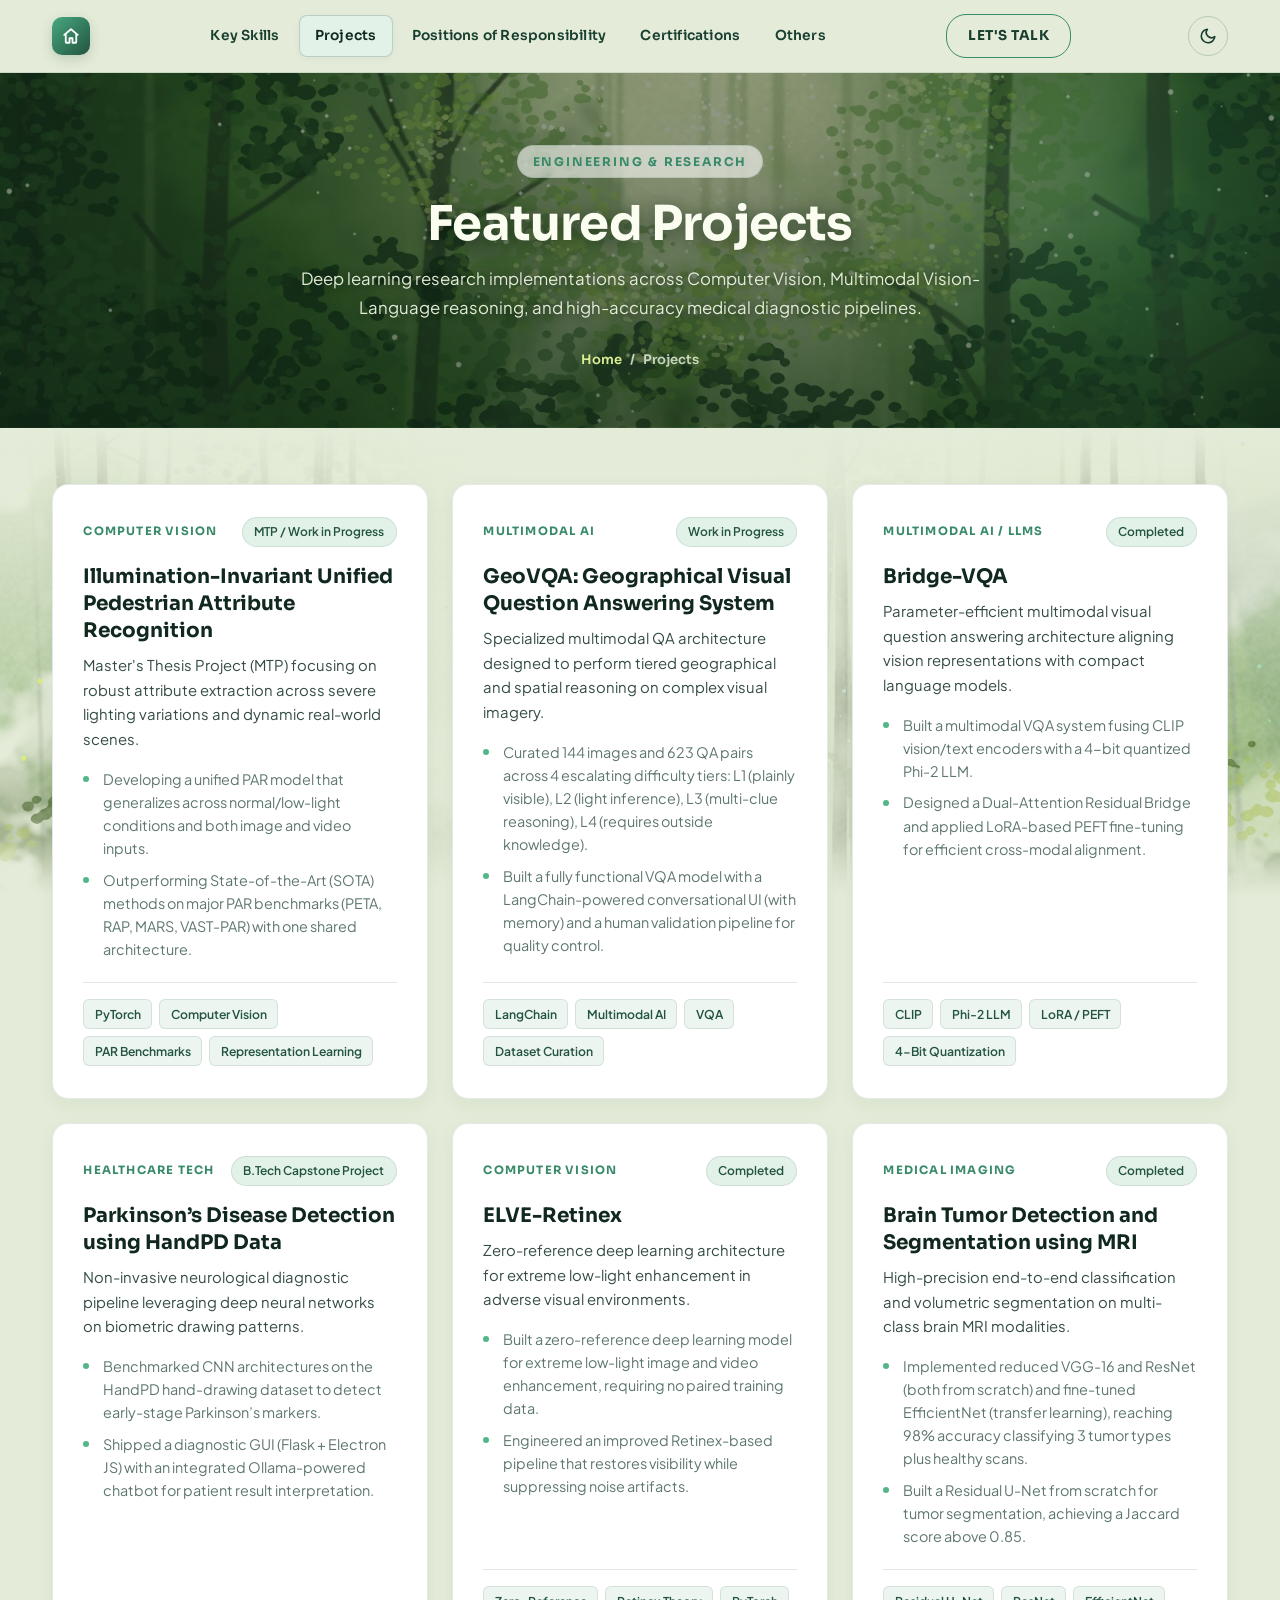
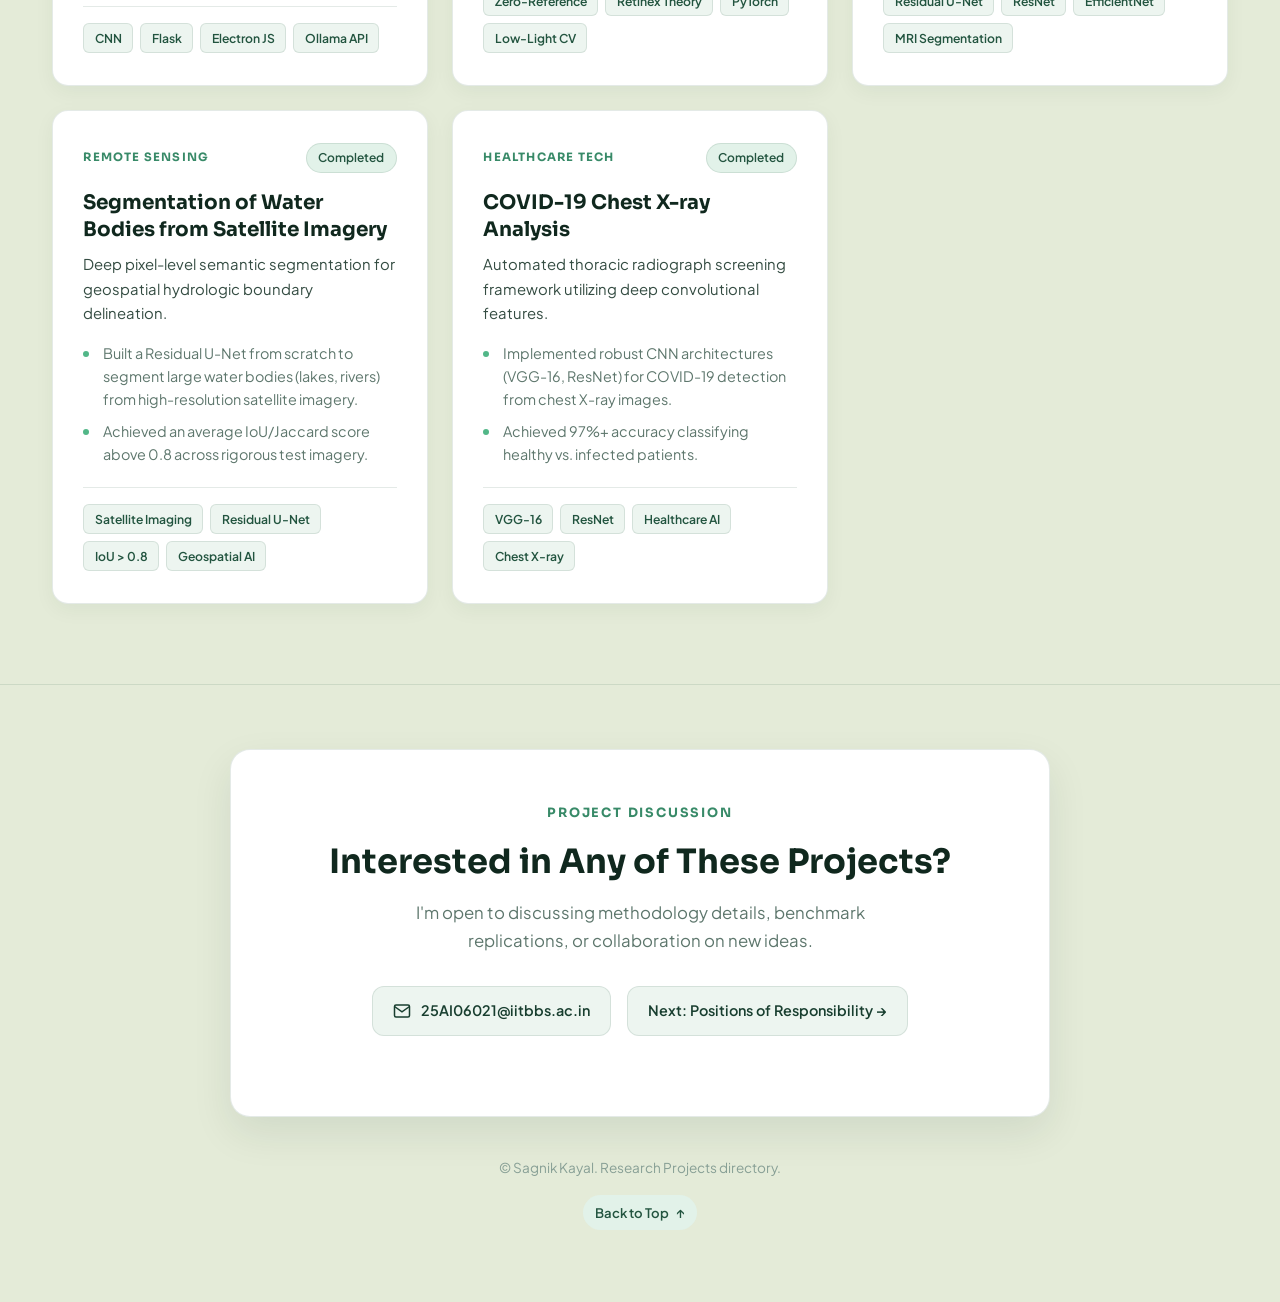
<file: projects.html>
<!DOCTYPE html>
<html lang="en">

<head>
  <meta charset="UTF-8" />
  <meta http-equiv="X-UA-Compatible" content="IE=edge" />
  <meta name="viewport" content="width=device-width, initial-scale=1.0" />
  <title>Projects | Sagnik Kayal</title>
  <meta name="description" content="Research projects in Computer Vision, Multimodal AI, LLM Fine-Tuning, and Medical Imaging by Sagnik Kayal." />
  
  <link href="style.css" rel="stylesheet" type="text/css" />
  <!-- Apply saved / system theme before first paint (no flash) -->
  <script>
    (function () {
      var t = null;
      try { t = localStorage.getItem('theme'); } catch (e) {}
      if (!t) t = window.matchMedia('(prefers-color-scheme: dark)').matches ? 'dark' : 'light';
      document.documentElement.setAttribute('data-theme', t);
    })();
  </script>
</head>

<body>

  <!-- Navigation Bar -->
  <header class="navbar">
    <div class="container nav-container">
      <a href="index.html" class="brand-logo" aria-label="Home" title="Home">
        <span class="brand-icon"><svg width="18" height="18" viewBox="0 0 24 24" fill="none" stroke="currentColor" stroke-width="2.4" stroke-linecap="round" stroke-linejoin="round" aria-hidden="true"><path d="M3 10.5 12 3l9 7.5"/><path d="M5 9.5V20a1 1 0 0 0 1 1h4v-6h4v6h4a1 1 0 0 0 1-1V9.5"/></svg></span>
      </a>

      <!-- Navigation Tabs -->
      <nav>
        <ul class="nav-links" id="navLinks">
          <li class="nav-item"><a href="skills.html">Key Skills</a></li>
          <li class="nav-item"><a href="projects.html" class="active">Projects</a></li>
          <li class="nav-item"><a href="positions.html">Positions of Responsibility</a></li>
          <li class="nav-item"><a href="certifications.html">Certifications</a></li>
          <li class="nav-item"><a href="others.html">Others</a></li>
        </ul>
      </nav>

      <a href="contact.html" class="nav-cta">Let's Talk</a>

      <!-- Light / dark mode toggle -->
      <button class="theme-toggle" id="themeToggle" type="button" aria-label="Switch to dark mode" title="Toggle dark mode">
        <svg class="icon-moon" width="18" height="18" viewBox="0 0 24 24" fill="none" stroke="currentColor" stroke-width="2.2" stroke-linecap="round" stroke-linejoin="round" aria-hidden="true"><path d="M21 12.8A9 9 0 1 1 11.2 3a7 7 0 0 0 9.8 9.8z"/></svg>
        <svg class="icon-sun" width="18" height="18" viewBox="0 0 24 24" fill="none" stroke="currentColor" stroke-width="2.2" stroke-linecap="round" stroke-linejoin="round" aria-hidden="true"><circle cx="12" cy="12" r="4.5"/><path d="M12 2v2M12 20v2M4.9 4.9l1.4 1.4M17.7 17.7l1.4 1.4M2 12h2M20 12h2M4.9 19.1l1.4-1.4M17.7 6.3l1.4-1.4"/></svg>
      </button>

      <!-- Mobile Hamburger Toggle -->
      <button class="mobile-toggle" id="mobileToggle" aria-label="Toggle navigation menu">
        <span></span>
        <span></span>
        <span></span>
      </button>
    </div>
  </header>

  <!-- Subpage Header -->
  <section class="page-hero">
    <div class="container">
      <span class="page-hero-tag">Engineering &amp; Research</span>
      <h1 class="page-hero-title">Featured Projects</h1>
      <p class="page-hero-subtitle">
        Deep learning research implementations across Computer Vision, Multimodal Vision-Language reasoning, 
        and high-accuracy medical diagnostic pipelines.
      </p>
      <div class="breadcrumb">
        <a href="index.html">Home</a>
        <span>/</span>
        <span>Projects</span>
      </div>
    </div>
  </section>

  <!-- Projects Grid Section -->
  <section class="wc-bg" id="projects" style="padding-top: 3.5rem;">
    <div class="container">

      <div class="projects-grid">

        <!-- 1. Illumination-Invariant Unified PAR (MTP) -->
        <div class="card project-card">
          <div class="project-top">
            <span class="project-category">Computer Vision</span>
            <span class="project-status">MTP / Work in Progress</span>
          </div>
          <h2 class="project-title">Illumination-Invariant Unified Pedestrian Attribute Recognition</h2>
          <p class="project-summary">
            Master's Thesis Project (MTP) focusing on robust attribute extraction across severe lighting variations and dynamic real-world scenes.
          </p>
          <ul class="project-bullets">
            <li>Developing a unified PAR model that generalizes across normal/low-light conditions and both image and video inputs.</li>
            <li>Outperforming State-of-the-Art (SOTA) methods on major PAR benchmarks (PETA, RAP, MARS, VAST-PAR) with one shared architecture.</li>
          </ul>
          <div class="project-tech">
            <span class="tech-tag">PyTorch</span>
            <span class="tech-tag">Computer Vision</span>
            <span class="tech-tag">PAR Benchmarks</span>
            <span class="tech-tag">Representation Learning</span>
          </div>
        </div>

        <!-- 2. GeoVQA -->
        <div class="card project-card">
          <div class="project-top">
            <span class="project-category">Multimodal AI</span>
            <span class="project-status">Work in Progress</span>
          </div>
          <h2 class="project-title">GeoVQA: Geographical Visual Question Answering System</h2>
          <p class="project-summary">
            Specialized multimodal QA architecture designed to perform tiered geographical and spatial reasoning on complex visual imagery.
          </p>
          <ul class="project-bullets">
            <li>Curated 144 images and 623 QA pairs across 4 escalating difficulty tiers: L1 (plainly visible), L2 (light inference), L3 (multi-clue reasoning), L4 (requires outside knowledge).</li>
            <li>Built a fully functional VQA model with a LangChain-powered conversational UI (with memory) and a human validation pipeline for quality control.</li>
          </ul>
          <div class="project-tech">
            <span class="tech-tag">LangChain</span>
            <span class="tech-tag">Multimodal AI</span>
            <span class="tech-tag">VQA</span>
            <span class="tech-tag">Dataset Curation</span>
          </div>
        </div>

        <!-- 3. Bridge-VQA -->
        <div class="card project-card">
          <div class="project-top">
            <span class="project-category">Multimodal AI / LLMs</span>
            <span class="project-status">Completed</span>
          </div>
          <h2 class="project-title">Bridge-VQA</h2>
          <p class="project-summary">
            Parameter-efficient multimodal visual question answering architecture aligning vision representations with compact language models.
          </p>
          <ul class="project-bullets">
            <li>Built a multimodal VQA system fusing CLIP vision/text encoders with a 4-bit quantized Phi-2 LLM.</li>
            <li>Designed a Dual-Attention Residual Bridge and applied LoRA-based PEFT fine-tuning for efficient cross-modal alignment.</li>
          </ul>
          <div class="project-tech">
            <span class="tech-tag">CLIP</span>
            <span class="tech-tag">Phi-2 LLM</span>
            <span class="tech-tag">LoRA / PEFT</span>
            <span class="tech-tag">4-Bit Quantization</span>
          </div>
        </div>

        <!-- 4. Parkinson's Disease Detection -->
        <div class="card project-card">
          <div class="project-top">
            <span class="project-category">Healthcare Tech</span>
            <span class="project-status">B.Tech Capstone Project</span>
          </div>
          <h2 class="project-title">Parkinson’s Disease Detection using HandPD Data</h2>
          <p class="project-summary">
            Non-invasive neurological diagnostic pipeline leveraging deep neural networks on biometric drawing patterns.
          </p>
          <ul class="project-bullets">
            <li>Benchmarked CNN architectures on the HandPD hand-drawing dataset to detect early-stage Parkinson’s markers.</li>
            <li>Shipped a diagnostic GUI (Flask + Electron JS) with an integrated Ollama-powered chatbot for patient result interpretation.</li>
          </ul>
          <div class="project-tech">
            <span class="tech-tag">CNN</span>
            <span class="tech-tag">Flask</span>
            <span class="tech-tag">Electron JS</span>
            <span class="tech-tag">Ollama API</span>
          </div>
        </div>

        <!-- 5. ELVE-Retinex -->
        <div class="card project-card">
          <div class="project-top">
            <span class="project-category">Computer Vision</span>
            <span class="project-status">Completed</span>
          </div>
          <h2 class="project-title">ELVE-Retinex</h2>
          <p class="project-summary">
            Zero-reference deep learning architecture for extreme low-light enhancement in adverse visual environments.
          </p>
          <ul class="project-bullets">
            <li>Built a zero-reference deep learning model for extreme low-light image and video enhancement, requiring no paired training data.</li>
            <li>Engineered an improved Retinex-based pipeline that restores visibility while suppressing noise artifacts.</li>
          </ul>
          <div class="project-tech">
            <span class="tech-tag">Zero-Reference</span>
            <span class="tech-tag">Retinex Theory</span>
            <span class="tech-tag">PyTorch</span>
            <span class="tech-tag">Low-Light CV</span>
          </div>
        </div>

        <!-- 6. Brain Tumor Detection and Segmentation -->
        <div class="card project-card">
          <div class="project-top">
            <span class="project-category">Medical Imaging</span>
            <span class="project-status">Completed</span>
          </div>
          <h2 class="project-title">Brain Tumor Detection and Segmentation using MRI</h2>
          <p class="project-summary">
            High-precision end-to-end classification and volumetric segmentation on multi-class brain MRI modalities.
          </p>
          <ul class="project-bullets">
            <li>Implemented reduced VGG-16 and ResNet (both from scratch) and fine-tuned EfficientNet (transfer learning), reaching 98% accuracy classifying 3 tumor types plus healthy scans.</li>
            <li>Built a Residual U-Net from scratch for tumor segmentation, achieving a Jaccard score above 0.85.</li>
          </ul>
          <div class="project-tech">
            <span class="tech-tag">Residual U-Net</span>
            <span class="tech-tag">ResNet</span>
            <span class="tech-tag">EfficientNet</span>
            <span class="tech-tag">MRI Segmentation</span>
          </div>
        </div>

        <!-- 7. Segmentation of Water Bodies -->
        <div class="card project-card">
          <div class="project-top">
            <span class="project-category">Remote Sensing</span>
            <span class="project-status">Completed</span>
          </div>
          <h2 class="project-title">Segmentation of Water Bodies from Satellite Imagery</h2>
          <p class="project-summary">
            Deep pixel-level semantic segmentation for geospatial hydrologic boundary delineation.
          </p>
          <ul class="project-bullets">
            <li>Built a Residual U-Net from scratch to segment large water bodies (lakes, rivers) from high-resolution satellite imagery.</li>
            <li>Achieved an average IoU/Jaccard score above 0.8 across rigorous test imagery.</li>
          </ul>
          <div class="project-tech">
            <span class="tech-tag">Satellite Imaging</span>
            <span class="tech-tag">Residual U-Net</span>
            <span class="tech-tag">IoU > 0.8</span>
            <span class="tech-tag">Geospatial AI</span>
          </div>
        </div>

        <!-- 8. COVID-19 Chest X-ray Analysis -->
        <div class="card project-card">
          <div class="project-top">
            <span class="project-category">Healthcare Tech</span>
            <span class="project-status">Completed</span>
          </div>
          <h2 class="project-title">COVID-19 Chest X-ray Analysis</h2>
          <p class="project-summary">
            Automated thoracic radiograph screening framework utilizing deep convolutional features.
          </p>
          <ul class="project-bullets">
            <li>Implemented robust CNN architectures (VGG-16, ResNet) for COVID-19 detection from chest X-ray images.</li>
            <li>Achieved 97%+ accuracy classifying healthy vs. infected patients.</li>
          </ul>
          <div class="project-tech">
            <span class="tech-tag">VGG-16</span>
            <span class="tech-tag">ResNet</span>
            <span class="tech-tag">Healthcare AI</span>
            <span class="tech-tag">Chest X-ray</span>
          </div>
        </div>

      </div>
    </div>
  </section>

  <!-- Footer -->
  <section class="wc-bg contact-section" id="contact" style="padding-top: 4rem;">
    <div class="container">
      <div class="contact-card">
        <span class="section-tag">Project Discussion</span>
        <h2 class="contact-title">Interested in Any of These Projects?</h2>
        <p class="contact-desc">
          I'm open to discussing methodology details, benchmark replications, or collaboration on new ideas.
        </p>
        <div class="contact-grid">
          <a href="mailto:25AI06021@iitbbs.ac.in" class="contact-badge">
            <svg width="18" height="18" viewBox="0 0 24 24" fill="none" stroke="currentColor" stroke-width="2"><path d="M4 4h16c1.1 0 2 .9 2 2v12c0 1.1-.9 2-2 2H4c-1.1 0-2-.9-2-2V6c0-1.1.9-2 2-2z"/><polyline points="22,6 12,13 2,6"/></svg>
            <span>25AI06021@iitbbs.ac.in</span>
          </a>
          <a href="positions.html" class="contact-badge">
            <span>Next: Positions of Responsibility &rarr;</span>
          </a>
        </div>
      </div>

      <div class="site-footer">
        <p>&copy; Sagnik Kayal. Research Projects directory.</p>
        <a href="#top" class="back-to-top">
          <span>Back to Top</span> &uarr;
        </a>
      </div>
    </div>
  </section>

  <script>
    // Light / dark mode toggle (choice remembered per browser)
    const themeToggle = document.getElementById('themeToggle');
    const syncThemeLabel = () => {
      const dark = document.documentElement.getAttribute('data-theme') === 'dark';
      if (themeToggle) themeToggle.setAttribute('aria-label', dark ? 'Switch to light mode' : 'Switch to dark mode');
    };
    if (themeToggle) {
      themeToggle.addEventListener('click', () => {
        const next = document.documentElement.getAttribute('data-theme') === 'dark' ? 'light' : 'dark';
        document.documentElement.setAttribute('data-theme', next);
        try { localStorage.setItem('theme', next); } catch (e) {}
        syncThemeLabel();
      });
      syncThemeLabel();
    }

    const mobileToggle = document.getElementById('mobileToggle');
    const navLinks = document.getElementById('navLinks');
    if (mobileToggle && navLinks) {
      mobileToggle.addEventListener('click', () => {
        navLinks.classList.toggle('active');
      });
    }
  </script>

</body>
</html>
</file>
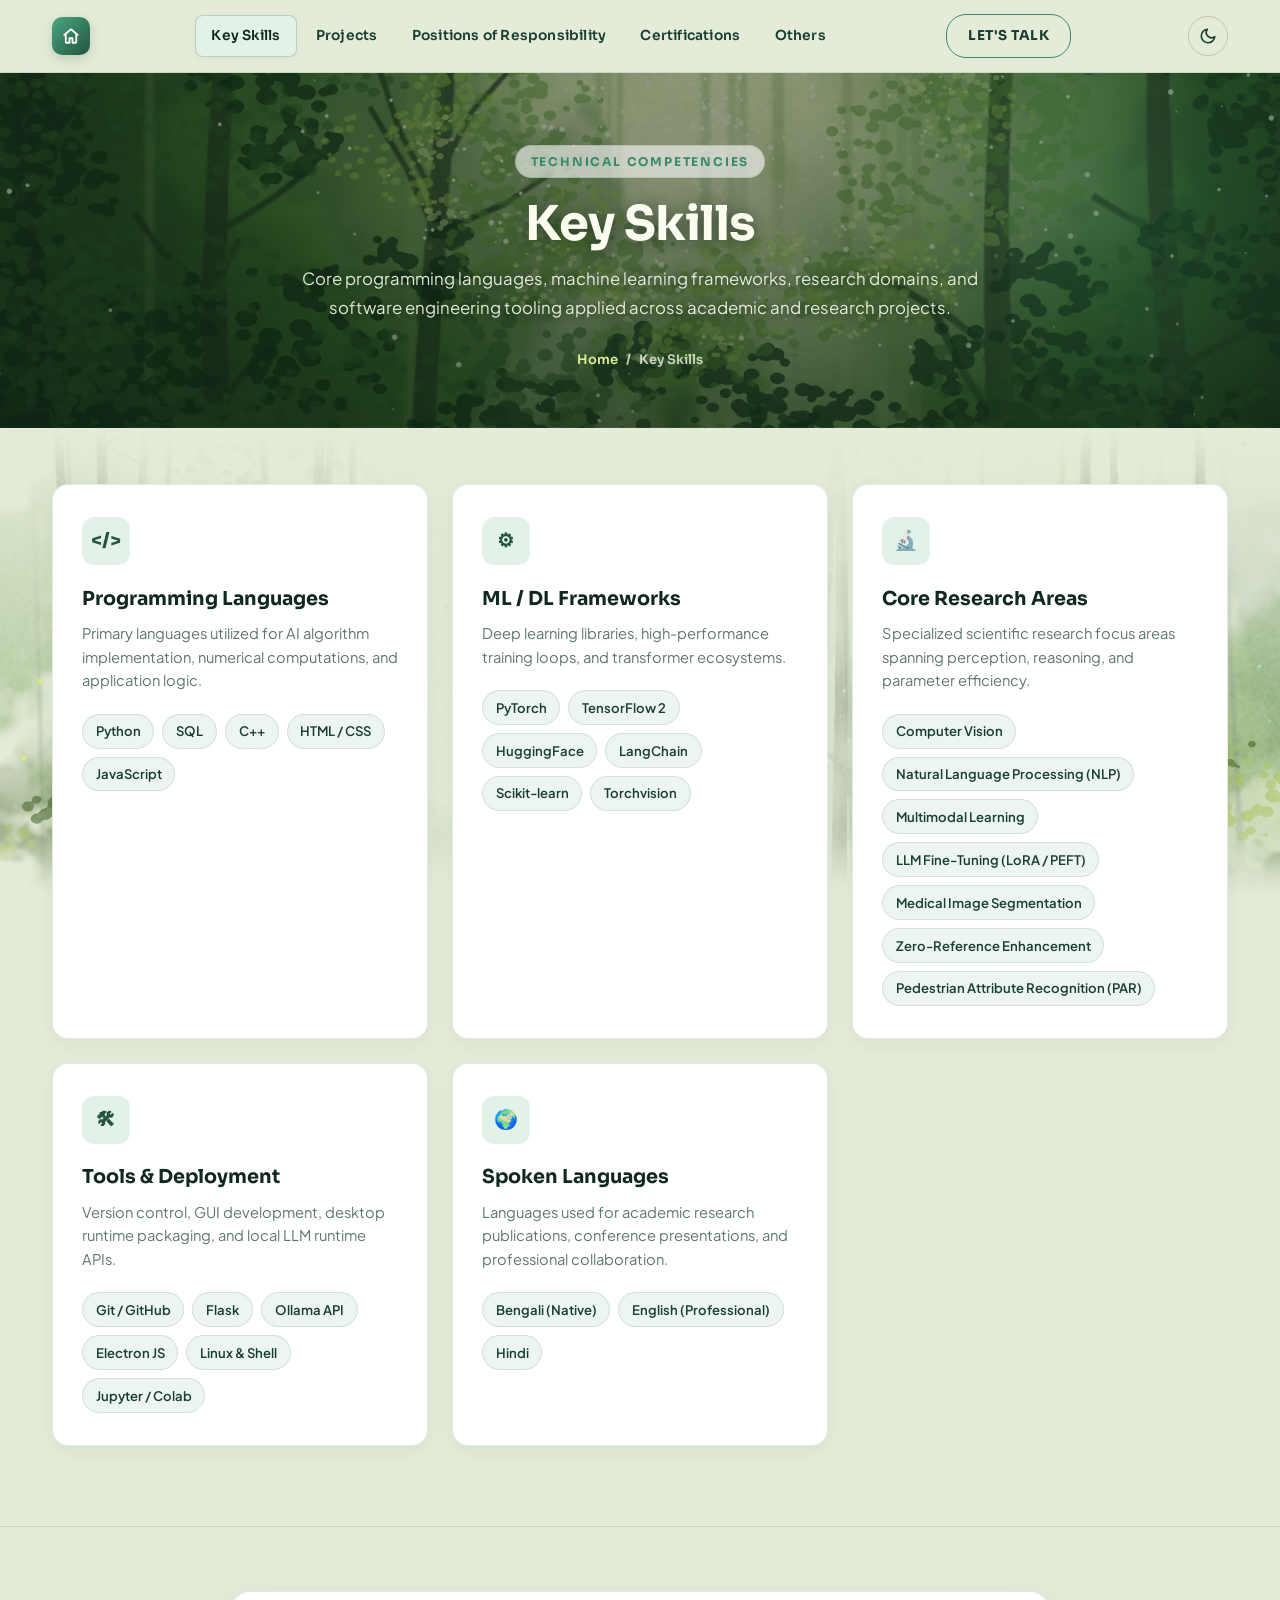
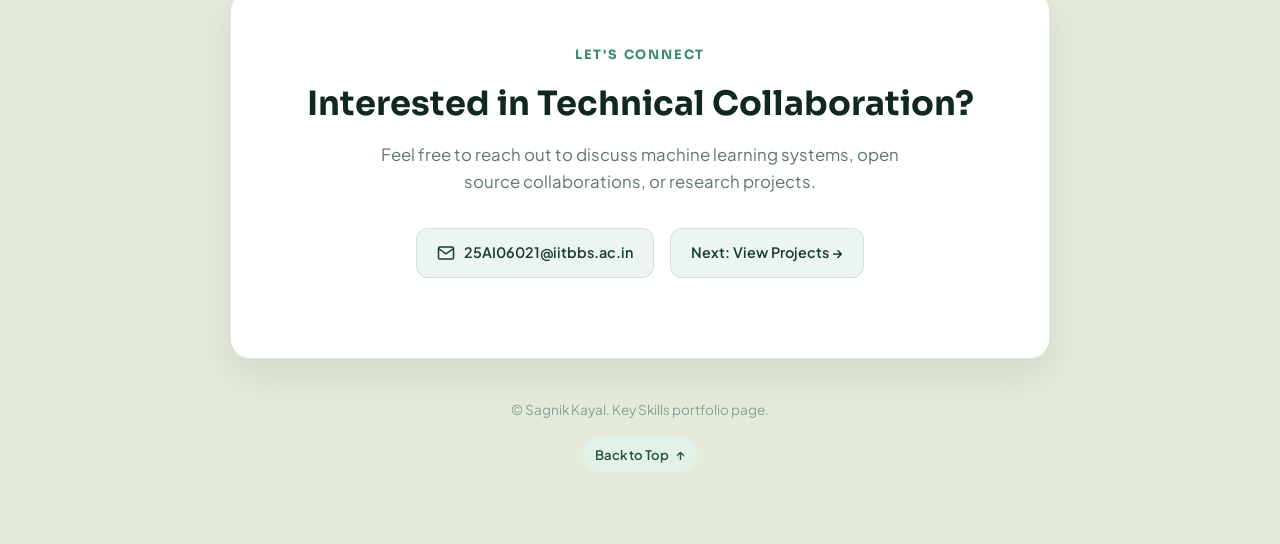
<file: skills.html>
<!DOCTYPE html>
<html lang="en">

<head>
  <meta charset="UTF-8" />
  <meta http-equiv="X-UA-Compatible" content="IE=edge" />
  <meta name="viewport" content="width=device-width, initial-scale=1.0" />
  <title>Key Skills | Sagnik Kayal</title>
  <meta name="description" content="Technical and research competencies of Sagnik Kayal across programming languages, machine learning frameworks, computer vision, and NLP." />
  
  <link href="style.css" rel="stylesheet" type="text/css" />
  <!-- Apply saved / system theme before first paint (no flash) -->
  <script>
    (function () {
      var t = null;
      try { t = localStorage.getItem('theme'); } catch (e) {}
      if (!t) t = window.matchMedia('(prefers-color-scheme: dark)').matches ? 'dark' : 'light';
      document.documentElement.setAttribute('data-theme', t);
    })();
  </script>
</head>

<body>

  <!-- Navigation Bar -->
  <header class="navbar">
    <div class="container nav-container">
      <a href="index.html" class="brand-logo" aria-label="Home" title="Home">
        <span class="brand-icon"><svg width="18" height="18" viewBox="0 0 24 24" fill="none" stroke="currentColor" stroke-width="2.4" stroke-linecap="round" stroke-linejoin="round" aria-hidden="true"><path d="M3 10.5 12 3l9 7.5"/><path d="M5 9.5V20a1 1 0 0 0 1 1h4v-6h4v6h4a1 1 0 0 0 1-1V9.5"/></svg></span>
      </a>

      <!-- Navigation Tabs -->
      <nav>
        <ul class="nav-links" id="navLinks">
          <li class="nav-item"><a href="skills.html" class="active">Key Skills</a></li>
          <li class="nav-item"><a href="projects.html">Projects</a></li>
          <li class="nav-item"><a href="positions.html">Positions of Responsibility</a></li>
          <li class="nav-item"><a href="certifications.html">Certifications</a></li>
          <li class="nav-item"><a href="others.html">Others</a></li>
        </ul>
      </nav>

      <a href="contact.html" class="nav-cta">Let's Talk</a>

      <!-- Light / dark mode toggle -->
      <button class="theme-toggle" id="themeToggle" type="button" aria-label="Switch to dark mode" title="Toggle dark mode">
        <svg class="icon-moon" width="18" height="18" viewBox="0 0 24 24" fill="none" stroke="currentColor" stroke-width="2.2" stroke-linecap="round" stroke-linejoin="round" aria-hidden="true"><path d="M21 12.8A9 9 0 1 1 11.2 3a7 7 0 0 0 9.8 9.8z"/></svg>
        <svg class="icon-sun" width="18" height="18" viewBox="0 0 24 24" fill="none" stroke="currentColor" stroke-width="2.2" stroke-linecap="round" stroke-linejoin="round" aria-hidden="true"><circle cx="12" cy="12" r="4.5"/><path d="M12 2v2M12 20v2M4.9 4.9l1.4 1.4M17.7 17.7l1.4 1.4M2 12h2M20 12h2M4.9 19.1l1.4-1.4M17.7 6.3l1.4-1.4"/></svg>
      </button>

      <!-- Mobile Hamburger Toggle -->
      <button class="mobile-toggle" id="mobileToggle" aria-label="Toggle navigation menu">
        <span></span>
        <span></span>
        <span></span>
      </button>
    </div>
  </header>

  <!-- Subpage Header -->
  <section class="page-hero">
    <div class="container">
      <span class="page-hero-tag">Technical Competencies</span>
      <h1 class="page-hero-title">Key Skills</h1>
      <p class="page-hero-subtitle">
        Core programming languages, machine learning frameworks, research domains, 
        and software engineering tooling applied across academic and research projects.
      </p>
      <div class="breadcrumb">
        <a href="index.html">Home</a>
        <span>/</span>
        <span>Key Skills</span>
      </div>
    </div>
  </section>

  <!-- Skills Detail Section -->
  <section class="wc-bg" id="skills" style="padding-top: 3.5rem;">
    <div class="container">

      <div class="skills-grid">
        
        <!-- 1. Programming Languages -->
        <div class="card skill-card">
          <div class="skill-card-icon">&#60;&#47;&#62;</div>
          <h2 class="skill-card-title">Programming Languages</h2>
          <p class="skill-card-desc">
            Primary languages utilized for AI algorithm implementation, numerical computations, and application logic.
          </p>
          <div class="skill-pills">
            <span class="skill-pill">Python</span>
            <span class="skill-pill">SQL</span>
            <span class="skill-pill">C++</span>
            <span class="skill-pill">HTML / CSS</span>
            <span class="skill-pill">JavaScript</span>
          </div>
        </div>

        <!-- 2. ML / DL Frameworks -->
        <div class="card skill-card">
          <div class="skill-card-icon">&#9881;</div>
          <h2 class="skill-card-title">ML / DL Frameworks</h2>
          <p class="skill-card-desc">
            Deep learning libraries, high-performance training loops, and transformer ecosystems.
          </p>
          <div class="skill-pills">
            <span class="skill-pill">PyTorch</span>
            <span class="skill-pill">TensorFlow 2</span>
            <span class="skill-pill">HuggingFace</span>
            <span class="skill-pill">LangChain</span>
            <span class="skill-pill">Scikit-learn</span>
            <span class="skill-pill">Torchvision</span>
          </div>
        </div>

        <!-- 3. Core Research Areas -->
        <div class="card skill-card">
          <div class="skill-card-icon">&#128300;</div>
          <h2 class="skill-card-title">Core Research Areas</h2>
          <p class="skill-card-desc">
            Specialized scientific research focus areas spanning perception, reasoning, and parameter efficiency.
          </p>
          <div class="skill-pills">
            <span class="skill-pill">Computer Vision</span>
            <span class="skill-pill">Natural Language Processing (NLP)</span>
            <span class="skill-pill">Multimodal Learning</span>
            <span class="skill-pill">LLM Fine-Tuning (LoRA / PEFT)</span>
            <span class="skill-pill">Medical Image Segmentation</span>
            <span class="skill-pill">Zero-Reference Enhancement</span>
            <span class="skill-pill">Pedestrian Attribute Recognition (PAR)</span>
          </div>
        </div>

        <!-- 4. Tools & Developer Platforms -->
        <div class="card skill-card">
          <div class="skill-card-icon">&#128736;</div>
          <h2 class="skill-card-title">Tools &amp; Deployment</h2>
          <p class="skill-card-desc">
            Version control, GUI development, desktop runtime packaging, and local LLM runtime APIs.
          </p>
          <div class="skill-pills">
            <span class="skill-pill">Git / GitHub</span>
            <span class="skill-pill">Flask</span>
            <span class="skill-pill">Ollama API</span>
            <span class="skill-pill">Electron JS</span>
            <span class="skill-pill">Linux &amp; Shell</span>
            <span class="skill-pill">Jupyter / Colab</span>
          </div>
        </div>

        <!-- 5. Spoken Languages -->
        <div class="card skill-card">
          <div class="skill-card-icon">&#127757;</div>
          <h2 class="skill-card-title">Spoken Languages</h2>
          <p class="skill-card-desc">
            Languages used for academic research publications, conference presentations, and professional collaboration.
          </p>
          <div class="skill-pills">
            <span class="skill-pill">Bengali (Native)</span>
            <span class="skill-pill">English (Professional)</span>
            <span class="skill-pill">Hindi</span>
            <!-- Editable Slot -->
          </div>
        </div>

      </div>
    </div>
  </section>

  <!-- Footer -->
  <section class="wc-bg contact-section" id="contact" style="padding-top: 4rem;">
    <div class="container">
      <div class="contact-card">
        <span class="section-tag">Let's Connect</span>
        <h2 class="contact-title">Interested in Technical Collaboration?</h2>
        <p class="contact-desc">
          Feel free to reach out to discuss machine learning systems, open source collaborations, or research projects.
        </p>
        <div class="contact-grid">
          <a href="mailto:25AI06021@iitbbs.ac.in" class="contact-badge">
            <svg width="18" height="18" viewBox="0 0 24 24" fill="none" stroke="currentColor" stroke-width="2"><path d="M4 4h16c1.1 0 2 .9 2 2v12c0 1.1-.9 2-2 2H4c-1.1 0-2-.9-2-2V6c0-1.1.9-2 2-2z"/><polyline points="22,6 12,13 2,6"/></svg>
            <span>25AI06021@iitbbs.ac.in</span>
          </a>
          <a href="projects.html" class="contact-badge">
            <span>Next: View Projects &rarr;</span>
          </a>
        </div>
      </div>

      <div class="site-footer">
        <p>&copy; Sagnik Kayal. Key Skills portfolio page.</p>
        <a href="#top" class="back-to-top">
          <span>Back to Top</span> &uarr;
        </a>
      </div>
    </div>
  </section>

  <script>
    // Light / dark mode toggle (choice remembered per browser)
    const themeToggle = document.getElementById('themeToggle');
    const syncThemeLabel = () => {
      const dark = document.documentElement.getAttribute('data-theme') === 'dark';
      if (themeToggle) themeToggle.setAttribute('aria-label', dark ? 'Switch to light mode' : 'Switch to dark mode');
    };
    if (themeToggle) {
      themeToggle.addEventListener('click', () => {
        const next = document.documentElement.getAttribute('data-theme') === 'dark' ? 'light' : 'dark';
        document.documentElement.setAttribute('data-theme', next);
        try { localStorage.setItem('theme', next); } catch (e) {}
        syncThemeLabel();
      });
      syncThemeLabel();
    }

    const mobileToggle = document.getElementById('mobileToggle');
    const navLinks = document.getElementById('navLinks');
    if (mobileToggle && navLinks) {
      mobileToggle.addEventListener('click', () => {
        navLinks.classList.toggle('active');
      });
    }
  </script>

</body>
</html>
</file>
<file: style.css>
/* ===================================================================
   SAGNIK KAYAL - PERSONAL PORTFOLIO & ACADEMIC PORTFOLIO
   Theme: Minimalist Soothing Sea-Green & Light Forest Green
   =================================================================== */

@import url('https://fonts.googleapis.com/css2?family=Plus+Jakarta+Sans:ital,wght@0,300;0,400;0,500;0,600;0,700;0,800;1,400&family=Sora:wght@300;400;500;600;700;800&family=The+Nautigal:wght@700&display=swap');

:root {
  /* Soothing Sea-Green & Forest Palette */
  --bg-main: #e4ebd8;       /* light moss, sampled from the greens in the hero photo */
  --bg-hero: linear-gradient(135deg, #eaf2ed 0%, #dfeee4 50%, #d4e8da 100%);
  --bg-surface: #ffffff;
  --bg-surface-soft: #edf5f0;
  --bg-surface-tint: rgba(45, 106, 79, 0.04);
  
  --forest-900: #10281e;
  --forest-800: #183e2f;
  --forest-700: #22543f;
  --forest-600: #2d6a4f;
  --sea-green: #388a68;
  --sea-green-light: #48a880;
  --sea-green-accent: #52b788;
  --sea-green-soft: #c9e8d8;
  --sea-green-mist: #e2f2e9;
  --hero-green: #cfdcbc;
  --moss-light: #e9efdd;
  /* Deeper natural forest green for the header areas (hero + page banners) */
  --header-top: #cad8b0;
  --header-mid: #bacd9c;
  --header-bottom: #aac08b;
  
  --text-dark: #12281e;
  --text-body: #344c42;
  --text-muted: #5e776d;
  --text-subtle: #879f95;
  
  --border-subtle: rgba(34, 84, 63, 0.12);
  --border-medium: rgba(34, 84, 63, 0.22);
  --border-highlight: rgba(56, 138, 104, 0.45);
  
  --shadow-sm: 0 2px 8px rgba(16, 40, 30, 0.04);
  --shadow-md: 0 8px 24px rgba(16, 40, 30, 0.06);
  --shadow-lg: 0 16px 40px rgba(16, 40, 30, 0.09);
  --shadow-card: 0 6px 20px rgba(24, 62, 47, 0.05);

  --font-body: 'Plus Jakarta Sans', -apple-system, BlinkMacSystemFont, sans-serif;
  --font-heading: 'Sora', sans-serif;
  --font-script: 'The Nautigal', cursive;

  --transition-fast: 0.2s cubic-bezier(0.16, 1, 0.3, 1);
  --transition-smooth: 0.35s cubic-bezier(0.16, 1, 0.3, 1);
}

/* Base Reset & Typography */
* {
  margin: 0;
  padding: 0;
  box-sizing: border-box;
}

html {
  scroll-behavior: smooth;
  font-size: 16px;
}

body {
  font-family: var(--font-body);
  background-color: var(--bg-main);
  color: var(--text-body);
  line-height: 1.65;
  min-height: 100vh;
  overflow-x: hidden;
  position: relative;
}

/* Custom Signature Font */
.fontN, aboutText.fontN {
  font-family: var(--font-script);
  font-weight: 700;
  color: var(--forest-900);
  font-size: clamp(3.8rem, 6.5vw, 5.6rem);
  line-height: 1.05;
  display: inline-block;
  letter-spacing: 0.5px;
  text-shadow: 0 2px 10px rgba(24, 62, 47, 0.05);
  margin: 0.15rem 0 0.35rem 0;
}

aboutText {
  display: block;
}

/* Links & Utilities */
a {
  color: inherit;
  text-decoration: none;
  transition: all var(--transition-fast);
}

img {
  max-width: 100%;
  display: block;
}

.container {
  max-width: 1240px;
  margin: 0 auto;
  padding: 0 2rem;
}

/* ===================================================================
   NAVIGATION BAR
   =================================================================== */
.navbar {
  position: sticky;
  top: 0;
  z-index: 1000;
  background: rgba(228, 235, 216, 0.94);
  backdrop-filter: blur(14px);
  -webkit-backdrop-filter: blur(14px);
  border-bottom: 1px solid var(--border-subtle);
  transition: all var(--transition-smooth);
}

.navbar .nav-container {
  display: flex;
  align-items: center;
  justify-content: space-between;
  height: 72px;
}

.brand-logo {
  display: flex;
  align-items: center;
  gap: 0.75rem;
  font-family: var(--font-heading);
  font-weight: 700;
  font-size: 1.15rem;
  color: var(--forest-900);
  letter-spacing: -0.2px;
}

.brand-icon {
  width: 38px;
  height: 38px;
  border-radius: 10px;
  background: linear-gradient(135deg, var(--sea-green-light) 0%, var(--forest-700) 100%);
  color: #ffffff;
  display: flex;
  align-items: center;
  justify-content: center;
  font-family: var(--font-heading);
  font-size: 0.95rem;
  font-weight: 700;
  box-shadow: 0 4px 12px rgba(34, 84, 63, 0.2);
}

.nav-links {
  display: flex;
  align-items: center;
  gap: 0.25rem;
  list-style: none;
  margin: 0;
  padding: 0;
}

.brand-logo, .nav-cta {
  white-space: nowrap;
  flex-shrink: 0;
}

.nav-item a {
  font-family: var(--font-heading);
  font-size: 0.86rem;
  font-weight: 600;
  color: var(--forest-800);
  padding: 0.55rem 0.95rem;
  border-radius: 8px;
  transition: all var(--transition-fast);
  letter-spacing: 0.2px;
  display: inline-block;
  white-space: nowrap;
}

.nav-item a:hover {
  color: var(--forest-900);
  background: var(--sea-green-mist);
}

.nav-item a.active {
  color: var(--forest-900);
  background: var(--sea-green-mist);
  border: 1px solid var(--border-medium);
  box-shadow: var(--shadow-sm);
}

.nav-cta {
  font-family: var(--font-heading);
  font-size: 0.85rem;
  font-weight: 700;
  letter-spacing: 0.5px;
  text-transform: uppercase;
  color: var(--forest-800);
  background: transparent;
  padding: 0.6rem 1.3rem;
  border-radius: 20px;
  border: 1.5px solid var(--sea-green);
  display: inline-flex;
  align-items: center;
  gap: 0.4rem;
  transition: all var(--transition-fast);
}

.nav-cta:hover, .nav-cta.active {
  background: var(--forest-800);
  color: #ffffff;
  border-color: var(--forest-800);
  box-shadow: 0 4px 14px rgba(24, 62, 47, 0.18);
  transform: translateY(-1px);
}

/* Mobile Nav Toggle */
.mobile-toggle {
  display: none;
  background: none;
  border: none;
  cursor: pointer;
  padding: 0.5rem;
  flex-direction: column;
  gap: 5px;
}

.mobile-toggle span {
  display: block;
  width: 24px;
  height: 2px;
  background-color: var(--forest-900);
  transition: all 0.3s ease;
}

/* ===================================================================
   HERO SECTION - CLEAN, UNCLUTTERED & MINIMALIST
   =================================================================== */
.hero-section {
  padding: 2.5rem 0 2rem 0;
  min-height: calc(100vh - 72px);
  display: flex;
  flex-direction: column;
  justify-content: center;
  position: relative;
  background: var(--bg-hero);
  border-bottom: 1px solid var(--border-subtle);
  overflow: hidden;
}

/* Subtle ambient aura */
.hero-section::before {
  content: "";
  position: absolute;
  top: -15%;
  right: -5%;
  width: 55vw;
  height: 55vw;
  background: radial-gradient(circle, rgba(82, 183, 136, 0.14) 0%, rgba(45, 106, 79, 0.03) 50%, transparent 75%);
  pointer-events: none;
  z-index: 1;
}

/* DESIGN SWITCHER BAR (Allows user to inspect Idea 1, Idea 2, and Idea 3) */
.style-switcher-container {
  display: flex;
  justify-content: center;
  align-items: center;
  margin-bottom: 2rem;
  position: relative;
  z-index: 10;
}

.style-switcher {
  display: inline-flex;
  align-items: center;
  gap: 0.4rem;
  background: rgba(255, 255, 255, 0.85);
  backdrop-filter: blur(10px);
  -webkit-backdrop-filter: blur(10px);
  padding: 0.35rem 0.5rem;
  border-radius: 30px;
  border: 1px solid var(--border-subtle);
  box-shadow: var(--shadow-sm);
}

.switcher-label {
  font-family: var(--font-heading);
  font-size: 0.78rem;
  font-weight: 700;
  text-transform: uppercase;
  letter-spacing: 0.8px;
  color: var(--forest-800);
  padding-left: 0.6rem;
  padding-right: 0.2rem;
}

.switcher-btn {
  font-family: var(--font-heading);
  font-size: 0.78rem;
  font-weight: 600;
  color: var(--text-muted);
  background: transparent;
  border: none;
  cursor: pointer;
  padding: 0.4rem 0.85rem;
  border-radius: 20px;
  transition: all var(--transition-fast);
}

.switcher-btn:hover {
  color: var(--forest-900);
  background: var(--sea-green-mist);
}

.switcher-btn.active {
  color: #ffffff;
  background: var(--forest-800);
  box-shadow: 0 2px 8px rgba(24, 62, 47, 0.2);
}

/* Hero Content Grid (for Idea 1 and Idea 2) */
.hero-layout-2col {
  display: grid;
  grid-template-columns: 1fr 1.05fr;
  align-items: center;
  gap: 3rem;
  position: relative;
  z-index: 2;
}

/* Left Hero Typography */
.hero-left-clean {
  display: flex;
  flex-direction: column;
  z-index: 3;
}

.hero-greeting {
  font-family: var(--font-heading);
  font-size: 1.7rem;
  font-weight: 500;
  color: var(--forest-700);
  letter-spacing: -0.2px;
  margin-bottom: 0.1rem;
}

.hero-role-title {
  font-family: var(--font-heading);
  font-size: 1.1rem;
  font-weight: 800;
  text-transform: uppercase;
  letter-spacing: 2.5px;
  color: var(--sea-green);
  margin-bottom: 1.1rem;
}

.hero-bio-minimal {
  font-size: 1.05rem;
  color: var(--text-body);
  max-width: 480px;
  margin-bottom: 2rem;
  line-height: 1.65;
}

.hero-bio-minimal strong {
  color: var(--forest-900);
  font-weight: 600;
}

/* Template [ LET'S TALK ] Button with brackets/lines */
.template-talk-btn {
  display: inline-flex;
  align-items: center;
  justify-content: center;
  gap: 0.6rem;
  padding: 0.8rem 2.4rem;
  border: 1.5px solid var(--forest-700);
  border-radius: 4px;
  background: rgba(255, 255, 255, 0.45);
  backdrop-filter: blur(8px);
  -webkit-backdrop-filter: blur(8px);
  color: var(--forest-800);
  font-family: var(--font-heading);
  font-size: 0.9rem;
  font-weight: 700;
  letter-spacing: 2.2px;
  text-transform: uppercase;
  position: relative;
  transition: all var(--transition-fast);
  width: fit-content;
}

.template-talk-btn::before, .template-talk-btn::after {
  content: "";
  position: absolute;
  top: 50%;
  width: 14px;
  height: 1.5px;
  background-color: var(--forest-700);
  transition: all var(--transition-fast);
}

.template-talk-btn::before { left: -16px; }
.template-talk-btn::after { right: -16px; }

.template-talk-btn:hover {
  background: var(--forest-800);
  color: #ffffff;
  border-color: var(--forest-800);
  box-shadow: 0 6px 18px rgba(24, 62, 47, 0.2);
  transform: translateY(-2px);
}
.template-talk-btn:hover::before, .template-talk-btn:hover::after {
  background-color: var(--forest-800);
}

/* -------------------------------------------------------------------
   IDEA 1: RIGHT-SHIFTED CLEAN (Matches suggested.jpg, crisp & natural)
   ------------------------------------------------------------------- */
.hero-view-idea1 .hero-right-container {
  display: flex;
  justify-content: flex-end;
  align-items: center;
}

.hero-img-idea1 {
  width: 100%;
  max-width: 540px;
  height: auto;
  border-radius: 18px;
  box-shadow: 0 20px 45px rgba(18, 44, 33, 0.14);
  transition: transform 0.5s ease;
  object-fit: cover;
}

.hero-img-idea1:hover {
  transform: translateY(-4px);
}

/* -------------------------------------------------------------------
   IDEA 2: DOODLY / CURVY WINDOW DESIGN (Artistic organic window cutout)
   ------------------------------------------------------------------- */
.hero-view-idea2 .hero-right-container {
  display: flex;
  justify-content: center;
  align-items: center;
}

.doodle-window-wrapper {
  position: relative;
  width: 100%;
  max-width: 500px;
}

/* Decorative background wavy doodly accent */
.doodle-accent-ring {
  position: absolute;
  inset: -14px -12px -12px -14px;
  border: 2px dashed rgba(56, 138, 104, 0.45);
  border-radius: 46% 54% 65% 35% / 48% 42% 58% 52%;
  z-index: 1;
  pointer-events: none;
  animation: doodle-spin 25s linear infinite;
}

@keyframes doodle-spin {
  0% { transform: rotate(0deg); }
  50% { transform: rotate(3deg); }
  100% { transform: rotate(0deg); }
}

.hero-img-idea2 {
  position: relative;
  z-index: 2;
  width: 100%;
  height: auto;
  border-radius: 42% 58% 62% 38% / 45% 48% 52% 55%;
  overflow: hidden;
  box-shadow: 0 22px 50px rgba(18, 44, 33, 0.16);
  border: 4px solid rgba(255, 255, 255, 0.7);
  transition: all 0.5s cubic-bezier(0.16, 1, 0.3, 1);
}

.hero-img-idea2:hover {
  border-radius: 48% 52% 55% 45% / 50% 45% 55% 50%;
  transform: scale(1.02);
}

/* -------------------------------------------------------------------
   FULL SCREEN HERO EXPERIENCE (Covers whole page, no wasted space)
   ------------------------------------------------------------------- */
.hero-full-screen {
  position: relative;
  width: 100%;
  min-height: calc(100vh - 72px);
  display: flex;
  flex-direction: column;
  justify-content: center;
  overflow: hidden;
  padding: 3rem 0;
  background: #183a22; /* behind the painting while it loads */
  border-bottom: 1px solid var(--border-subtle);
}

/* Photo occupies the right side at full hero height, so the whole frame
   (head to hands) is visible; it only gets trimmed sideways on narrow screens */
.hero-bg-wrapper {
  position: absolute;
  top: 0;
  right: 0;
  height: 100%;
  aspect-ratio: 1806 / 1800;
  max-width: 62%;
  overflow: hidden;
  z-index: 1;
  /* Only the left edge melts into the green background */
  -webkit-mask-image: linear-gradient(90deg, transparent 0%, rgba(0, 0, 0, 0.55) 14%, #000 30%);
  mask-image: linear-gradient(90deg, transparent 0%, rgba(0, 0, 0, 0.55) 14%, #000 30%);
}

.hero-bg-photo {
  width: 100%;
  height: 100%;
  object-fit: cover;
  object-position: 62% 0%; /* keep the person in frame when trimmed */
}

/* Soft sea-green tint along the fade so the seam stays continuous */
.hero-scrim-overlay {
  position: absolute;
  inset: 0;
  background: linear-gradient(90deg, rgba(186, 205, 156, 0.55) 0%, rgba(186, 205, 156, 0) 28%);
  pointer-events: none;
  z-index: 2;
}

.hero-content-container {
  position: relative;
  z-index: 3;
  width: 100%;
}

.hero-text-block {
  max-width: 600px;
  display: flex;
  flex-direction: column;
}

.hero-bio-full {
  font-size: 1.1rem;
  color: var(--text-body);
  line-height: 1.7;
  margin-bottom: 2.2rem;
  max-width: 530px;
}

.hero-bio-full strong {
  color: var(--forest-900);
  font-weight: 600;
}

/* -------------------------------------------------------------------
   GLASSMORPHISM AFFILIATION PILL (Requested: glass morphed)
   ------------------------------------------------------------------- */
.hero-affiliation-glass {
  display: inline-flex;
  align-items: center;
  gap: 0.85rem;
  background: rgba(255, 255, 255, 0.65);
  backdrop-filter: blur(16px) saturate(190%);
  -webkit-backdrop-filter: blur(16px) saturate(190%);
  border: 1.5px solid rgba(255, 255, 255, 0.85);
  box-shadow: 
    0 10px 30px rgba(24, 62, 47, 0.08),
    inset 0 1px 1px rgba(255, 255, 255, 0.95),
    inset 0 -1px 1px rgba(34, 84, 63, 0.06);
  border-radius: 50px;
  padding: 0.5rem 1.35rem 0.5rem 0.7rem;
  margin-bottom: 1.6rem;
  width: fit-content;
  transition: all var(--transition-fast);
}

.hero-affiliation-glass:hover {
  background: rgba(255, 255, 255, 0.85);
  border-color: #ffffff;
  box-shadow: 
    0 14px 38px rgba(24, 62, 47, 0.12),
    inset 0 1px 1px #ffffff;
  transform: translateY(-2px);
}

.hero-affiliation-glass .iit-logo {
  width: 34px;
  height: 34px;
  object-fit: contain;
  flex-shrink: 0;
  filter: drop-shadow(0 2px 4px rgba(0, 0, 0, 0.12));
}

.hero-affiliation-glass span {
  font-family: var(--font-heading);
  font-size: 1.02rem;
  font-weight: 700;
  color: var(--forest-900);
  letter-spacing: -0.2px;
}

.mini-badge {
  display: inline-block;
  font-size: 0.76rem;
  font-weight: 600;
  color: var(--forest-800);
  background: var(--sea-green-mist);
  padding: 0.25rem 0.55rem;
  border-radius: 6px;
  margin: 0.2rem 0.2rem 0.2rem 0;
}

/* Side Arrows */
.hero-arrow {
  position: absolute;
  top: 50%;
  transform: translateY(-50%);
  width: 44px;
  height: 44px;
  display: flex;
  align-items: center;
  justify-content: center;
  color: var(--forest-700);
  opacity: 0.5;
  transition: all var(--transition-fast);
  z-index: 5;
  cursor: pointer;
  background: transparent;
  border: none;
  outline: none;
  padding: 0;
}

.hero-arrow:hover {
  opacity: 1;
  color: var(--forest-900);
  transform: translateY(-50%) scale(1.15);
}

.hero-arrow-left { left: 1.25rem; }
.hero-arrow-right { right: 1.25rem; }

/* Scroll Down Indicator */
.hero-scroll-indicator {
  display: flex;
  align-items: center;
  justify-content: flex-start;
  width: 100%;
  max-width: 1240px;
  margin: 2rem auto 0 auto;
  padding: 0 1rem; /* aligns with the hero text (container padding minus link padding) */
  position: relative;
  z-index: 3;
}

.scroll-down-btn {
  display: inline-flex;
  background: rgba(233, 239, 221, 0.75);
  backdrop-filter: blur(6px);
  -webkit-backdrop-filter: blur(6px);
  align-items: center;
  gap: 0.5rem;
  font-family: var(--font-heading);
  font-size: 0.85rem;
  font-weight: 600;
  color: var(--text-muted);
  letter-spacing: 0.5px;
  padding: 0.5rem 1rem;
  border-radius: 20px;
  transition: all var(--transition-fast);
}

.scroll-down-btn:hover {
  color: var(--forest-800);
  background: var(--sea-green-mist);
}

.scroll-down-btn svg {
  animation: bounce 2s infinite;
}

@keyframes bounce {
  0%, 20%, 50%, 80%, 100% { transform: translateY(0); }
  40% { transform: translateY(5px); }
  60% { transform: translateY(3px); }
}

/* -------------------------------------------------------------------
   HERO → ACADEMIC JOURNEY REVEAL
   The hero stays pinned; the Academic Journey slides up over it, its top
   edge a soft green fade so the lower part of the photo shows through.
   ------------------------------------------------------------------- */
.hero-reveal-wrapper {
  position: relative;
}

@media (min-width: 869px) and (min-height: 620px) {
  .hero-reveal-wrapper > .hero-full-screen {
    position: sticky;
    top: 72px;
    height: calc(100vh - 72px);
    min-height: 0;
    border-bottom: none;
    z-index: 0;
  }
}

.academic-overlap {
  position: relative;
  z-index: 2;
  padding-top: 2.5rem;
  border-bottom: 1px solid #cdd8bd; /* solid so the pinned photo can't show through */
}

.academic-overlap > .container {
  position: relative;
}

.hero-bg-photo {
  transform-origin: 60% 35%;
}

/* Soft fade at the top of the Academic section so it melts into the hero */
.academic-overlap::before {
  content: "";
  position: absolute;
  left: 0;
  right: 0;
  bottom: 100%;
  height: 160px;
  background: linear-gradient(180deg, rgba(228, 235, 216, 0) 0%, rgba(228, 235, 216, 0.85) 70%, var(--bg-main) 100%);
  pointer-events: none;
}

/* Section header: soft rise; the title wipes up out of a mask */
.js .reveal {
  opacity: 0;
  transform: translateY(36px);
  transition: opacity 0.8s ease, transform 0.9s cubic-bezier(0.16, 1, 0.3, 1);
}

.js .reveal.is-visible {
  opacity: 1;
  transform: none;
}

.js .section-header.reveal .section-title {
  clip-path: inset(0 0 100% 0);
  transform: translateY(0.6em);
  transition: clip-path 1s cubic-bezier(0.16, 1, 0.3, 1) 0.15s, transform 1s cubic-bezier(0.16, 1, 0.3, 1) 0.15s;
}

.js .section-header.reveal.is-visible .section-title {
  clip-path: inset(-20% 0 -30% 0);
  transform: none;
}

/* Timeline cards tilt up into place; their dot pops in just after */
.js .timeline-item.reveal {
  transform: perspective(1100px) translateY(80px) rotateX(16deg) scale(0.96);
  transform-origin: 50% 0;
  transition: opacity 0.8s ease, transform 1.1s cubic-bezier(0.16, 1, 0.3, 1);
}

.js .timeline-item.reveal.is-visible {
  transform: none;
}

.js .timeline-item.reveal .timeline-dot {
  scale: 0;
  transition: scale 0.55s cubic-bezier(0.34, 1.56, 0.64, 1) 0.3s, background var(--transition-fast), border-color var(--transition-fast), transform var(--transition-fast);
}

.js .timeline-item.reveal.is-visible .timeline-dot {
  scale: 1;
}

/* Timeline line draws itself down as you scroll (--line-progress set by JS) */
.timeline-track {
  opacity: 0.22;
}

.timeline-progress {
  transform-origin: 50% 0;
  transform: scaleY(var(--line-progress, 1));
}

.hero-text-block,
.hero-scroll-indicator {
  will-change: opacity, transform, filter;
}

/* -------------------------------------------------------------------
   SUNLIT FOREST HEADER
   A painted forest fills the hero; text switches to light tones with a
   soft shadow, and a gentle dark pool sits behind the text column.
   ------------------------------------------------------------------- */
.hero-art {
  position: absolute;
  inset: 0;
  z-index: 0;
  background: url("images/wc-hero-forest.webp") 50% 40% / cover no-repeat;
  transform-origin: 56% 30%; /* zoom toward the sunlit clearing */
  --art-base: 1;   /* theme brightness */
  --art-boost: 1;  /* brightens as you walk into the light (JS) */
  filter: brightness(calc(var(--art-base) * var(--art-boost)));
}

.hero-art::after {
  content: "";
  position: absolute;
  inset: 0;
  background: radial-gradient(ellipse 55% 75% at 24% 55%, rgba(10, 28, 16, 0.55) 0%, rgba(10, 28, 16, 0.28) 55%, rgba(10, 28, 16, 0) 85%);
}

.hero-light {
  position: absolute;
  inset: 0;
  z-index: 4;
  pointer-events: none;
  opacity: 0;
  background: radial-gradient(circle at 56% 30%, #fdfde9 0%, rgba(246, 249, 226, 0.95) 30%, rgba(228, 235, 216, 0.92) 65%, rgba(228, 235, 216, 0.85) 100%);
}

.hero-scrim-overlay {
  display: none;
}

.hero-full-screen .hero-greeting {
  color: #dcef94;
  text-shadow: 0 2px 14px rgba(8, 24, 14, 0.6);
}

.hero-full-screen aboutText.fontN {
  color: #fbfdf0;
  text-shadow: 0 3px 20px rgba(8, 24, 14, 0.6);
}

.hero-full-screen .hero-bio-full {
  color: rgba(238, 245, 226, 0.94);
  text-shadow: 0 1px 10px rgba(8, 24, 14, 0.7);
}

.hero-full-screen .hero-bio-full strong {
  color: #ffffff;
}

.hero-full-screen .template-talk-btn {
  color: #f4f9e8;
  border-color: rgba(244, 249, 232, 0.85);
  background: rgba(10, 28, 16, 0.28);
}

.hero-full-screen .template-talk-btn::before,
.hero-full-screen .template-talk-btn::after {
  background-color: rgba(244, 249, 232, 0.85);
}

.hero-full-screen .template-talk-btn:hover {
  background: #f4f9e8;
  color: var(--forest-900);
  border-color: #f4f9e8;
}

.hero-full-screen .template-talk-btn:hover::before,
.hero-full-screen .template-talk-btn:hover::after {
  background-color: #f4f9e8;
}

.hero-full-screen .scroll-down-btn {
  color: #e9f3d6;
  background: rgba(10, 28, 16, 0.38);
}

.hero-full-screen .scroll-down-btn:hover {
  color: var(--forest-900);
  background: rgba(244, 249, 232, 0.92);
}

.hero-text-block > * {
  will-change: transform, opacity;
}

/* Page banners: light text over the dimmed painting */
.page-hero .page-hero-title {
  color: #fbfdf0;
  text-shadow: 0 3px 18px rgba(8, 24, 14, 0.55);
}

.page-hero .page-hero-subtitle {
  color: rgba(238, 245, 226, 0.94);
  text-shadow: 0 1px 10px rgba(8, 24, 14, 0.6);
}

.page-hero .breadcrumb,
.page-hero .breadcrumb span:first-of-type {
  color: rgba(238, 245, 226, 0.8);
}

.page-hero .breadcrumb a {
  color: #dcef94;
}

/* -------------------------------------------------------------------
   WATERCOLOUR FOREST BACKDROP
   Two painted panels pinned to the viewport edges behind every content
   section; their borders are feathered so they melt into the page colour.
   Fixed attachment keeps the painting continuous across sections.
   ------------------------------------------------------------------- */
.wc-bg {
  background:
    url("images/wc-forest-left.webp") left top / auto 100vh no-repeat fixed,
    url("images/wc-forest-right.webp") right top / auto 100vh no-repeat fixed,
    var(--bg-main);
}

/* Where a painted section starts under the hero or a page banner, mist
   over the top of the painting so it emerges gradually (no hard cut) */
.academic-overlap.wc-bg,
.page-hero + .wc-bg {
  background:
    linear-gradient(180deg, var(--bg-main) 0, rgba(228, 235, 216, 0.6) 120px, rgba(228, 235, 216, 0) 260px),
    url("images/wc-forest-left.webp") left top / auto 100vh no-repeat fixed,
    url("images/wc-forest-right.webp") right top / auto 100vh no-repeat fixed,
    var(--bg-main);
}

@media (max-width: 868px) {
  /* Phones ignore fixed backgrounds; keep a lighter single panel instead */
  .wc-bg,
  .academic-overlap.wc-bg,
  .page-hero + .wc-bg {
    background:
      linear-gradient(180deg, var(--bg-main) 0, rgba(228, 235, 216, 0.55) 160px),
      url("images/wc-forest-left.webp") left top / auto 520px no-repeat,
      var(--bg-main);
  }
}

/* ===================================================================
   SECTION COMMON STYLES
   =================================================================== */
section {
  padding: 5rem 0;
  position: relative;
  scroll-margin-top: 80px;
}

.section-header {
  text-align: center;
  max-width: 720px;
  margin: 0 auto 3.5rem auto;
}

.section-tag {
  display: inline-block;
  font-family: var(--font-heading);
  font-size: 0.8rem;
  font-weight: 700;
  text-transform: uppercase;
  letter-spacing: 1.8px;
  color: var(--sea-green);
  margin-bottom: 0.6rem;
}

.section-title {
  font-family: var(--font-heading);
  font-size: clamp(2rem, 3.5vw, 2.6rem);
  font-weight: 700;
  color: var(--forest-900);
  letter-spacing: -0.5px;
  line-height: 1.25;
  margin-bottom: 0.85rem;
}

.section-desc {
  font-size: 1.02rem;
  color: var(--text-muted);
  line-height: 1.6;
}

/* Cards */
.card {
  background: var(--bg-surface);
  border-radius: 16px;
  border: 1px solid var(--border-subtle);
  box-shadow: var(--shadow-card);
  transition: all var(--transition-smooth);
}

.card:hover {
  border-color: var(--border-highlight);
  box-shadow: var(--shadow-md);
  transform: translateY(-3px);
}

/* ===================================================================
   ACADEMIC JOURNEY (Scroll Down Timeline Format on index.html)
   =================================================================== */
.timeline-wrapper {
  position: relative;
  max-width: 980px;
  margin: 0 auto;
}

.timeline-line {
  position: absolute;
  top: 15px;
  bottom: 30px;
  left: 28px;
  width: 3px;
  background: linear-gradient(180deg, var(--sea-green) 0%, var(--sea-green-soft) 80%, rgba(201, 232, 216, 0.2) 100%);
  border-radius: 2px;
}

.timeline-item {
  position: relative;
  padding-left: 72px;
  margin-bottom: 3rem;
}

.timeline-item:last-child {
  margin-bottom: 0;
}

.timeline-dot {
  position: absolute;
  left: 17px;
  top: 20px;
  width: 25px;
  height: 25px;
  border-radius: 50%;
  background: var(--bg-surface);
  border: 4px solid var(--forest-600);
  box-shadow: 0 0 0 4px var(--sea-green-mist);
  z-index: 2;
  transition: all var(--transition-fast);
}

.timeline-item:hover .timeline-dot {
  background: var(--sea-green);
  border-color: #ffffff;
  transform: scale(1.15);
}

.timeline-card {
  padding: 1.85rem 2rem;
  position: relative;
}

.timeline-header {
  display: flex;
  align-items: flex-start;
  justify-content: space-between;
  flex-wrap: wrap;
  gap: 1rem;
  margin-bottom: 1.1rem;
}

.institution-block {
  flex: 1;
  min-width: 260px;
}

.institution-name {
  font-family: var(--font-heading);
  font-size: 1.35rem;
  font-weight: 700;
  color: var(--forest-900);
  line-height: 1.25;
}

.degree-name {
  font-size: 1.02rem;
  font-weight: 600;
  color: var(--forest-700);
  margin-top: 0.25rem;
}

.institution-meta {
  display: flex;
  align-items: center;
  flex-wrap: wrap;
  gap: 0.75rem;
  margin-top: 0.4rem;
}

.timeline-period {
  display: inline-flex;
  align-items: center;
  gap: 0.4rem;
  font-size: 0.82rem;
  font-weight: 600;
  color: var(--text-muted);
  background: var(--bg-surface-soft);
  padding: 0.25rem 0.7rem;
  border-radius: 6px;
}

.grade-badge {
  display: inline-flex;
  align-items: center;
  gap: 0.35rem;
  font-family: var(--font-heading);
  font-size: 0.86rem;
  font-weight: 700;
  color: var(--forest-800);
  background: var(--sea-green-mist);
  border: 1px solid var(--sea-green-soft);
  padding: 0.35rem 0.85rem;
  border-radius: 8px;
  height: fit-content;
}

.timeline-content-desc {
  font-size: 0.95rem;
  color: var(--text-body);
  margin-bottom: 1.25rem;
  line-height: 1.6;
}

/* Coursework Grid / List */
.courses-container {
  margin-top: 1.25rem;
  padding-top: 1.15rem;
  border-top: 1px solid var(--border-subtle);
}

.courses-title {
  font-family: var(--font-heading);
  font-size: 0.86rem;
  font-weight: 700;
  color: var(--forest-800);
  text-transform: uppercase;
  letter-spacing: 0.5px;
  margin-bottom: 0.8rem;
  display: flex;
  align-items: center;
  gap: 0.5rem;
}

.course-tags-grid {
  display: flex;
  flex-wrap: wrap;
  gap: 0.55rem;
}

.course-chip {
  display: inline-flex;
  align-items: center;
  gap: 0.4rem;
  background: var(--bg-surface-soft);
  border: 1px solid var(--border-subtle);
  border-radius: 8px;
  padding: 0.4rem 0.8rem;
  font-size: 0.84rem;
  color: var(--text-body);
  transition: all var(--transition-fast);
}

.course-chip:hover {
  background: #ffffff;
  border-color: var(--sea-green);
  box-shadow: var(--shadow-sm);
  color: var(--forest-900);
}

.course-grade {
  font-size: 0.76rem;
  font-weight: 700;
  color: var(--forest-700);
  background: var(--sea-green-mist);
  padding: 0.15rem 0.45rem;
  border-radius: 4px;
}

.course-chip.editable {
  border-style: dashed;
  border-color: var(--sea-green-accent);
  background: rgba(82, 183, 136, 0.06);
  color: var(--sea-green);
  cursor: pointer;
}

.course-chip.editable:hover {
  background: var(--sea-green-mist);
}

/* ===================================================================
   PORTFOLIO DIRECTORY HUB (Cards linking to Skills, Projects, etc.)
   =================================================================== */
.overview-grid {
  display: grid;
  grid-template-columns: repeat(auto-fit, minmax(320px, 1fr));
  gap: 1.6rem;
}

.overview-card {
  padding: 2.2rem 2rem;
  display: flex;
  flex-direction: column;
  justify-content: space-between;
}

.overview-card-header {
  display: flex;
  align-items: center;
  gap: 1rem;
  margin-bottom: 1.1rem;
}

.overview-card-icon {
  width: 48px;
  height: 48px;
  border-radius: 12px;
  background: var(--sea-green-mist);
  color: var(--forest-700);
  display: flex;
  align-items: center;
  justify-content: center;
  font-size: 1.4rem;
}

.overview-card-title {
  font-family: var(--font-heading);
  font-size: 1.25rem;
  font-weight: 700;
  color: var(--forest-900);
}

.overview-card-desc {
  font-size: 0.92rem;
  color: var(--text-muted);
  line-height: 1.6;
  margin-bottom: 1.4rem;
}

.overview-card-link {
  font-family: var(--font-heading);
  font-size: 0.88rem;
  font-weight: 700;
  color: var(--forest-800);
  display: inline-flex;
  align-items: center;
  gap: 0.45rem;
  margin-top: auto;
  transition: all var(--transition-fast);
}

.overview-card-link:hover {
  color: var(--sea-green);
  transform: translateX(4px);
}

/* ===================================================================
   CONTACT SECTION AT THE BOTTOM (Where Links Live)
   =================================================================== */
.contact-section {
  padding: 5rem 0 3rem 0;
  border-top: 1px solid var(--border-subtle);
}

.contact-card {
  background: #ffffff;
  border-radius: 20px;
  padding: 3rem 2.5rem;
  text-align: center;
  border: 1px solid var(--border-subtle);
  box-shadow: var(--shadow-lg);
  max-width: 820px;
  margin: 0 auto;
}

.contact-title {
  font-family: var(--font-heading);
  font-size: 2.1rem;
  font-weight: 700;
  color: var(--forest-900);
  margin-bottom: 0.6rem;
}

.contact-desc {
  font-size: 1.05rem;
  color: var(--text-muted);
  max-width: 540px;
  margin: 0 auto 2rem auto;
}

.contact-grid {
  display: flex;
  justify-content: center;
  flex-wrap: wrap;
  gap: 1rem;
  margin-bottom: 2rem;
}

.contact-badge {
  display: inline-flex;
  align-items: center;
  gap: 0.6rem;
  padding: 0.75rem 1.25rem;
  background: var(--bg-surface-soft);
  border-radius: 12px;
  border: 1px solid var(--border-subtle);
  font-size: 0.9rem;
  font-weight: 600;
  color: var(--forest-800);
  transition: all var(--transition-fast);
}

.contact-badge:hover {
  background: var(--forest-800);
  color: #ffffff;
  border-color: var(--forest-800);
  transform: translateY(-2px);
  box-shadow: var(--shadow-md);
}

.site-footer {
  text-align: center;
  padding: 2.5rem 0 1.5rem 0;
  font-size: 0.85rem;
  color: var(--text-subtle);
}

.back-to-top {
  display: inline-flex;
  align-items: center;
  gap: 0.4rem;
  margin-top: 1rem;
  font-size: 0.82rem;
  font-weight: 600;
  color: var(--forest-700);
  cursor: pointer;
  padding: 0.4rem 0.8rem;
  border-radius: 20px;
  background: var(--sea-green-mist);
  transition: all var(--transition-fast);
}

.back-to-top:hover {
  background: var(--sea-green);
  color: #ffffff;
}

/* ===================================================================
   SUBPAGES (Skills, Projects, Positions, Certifications, Others, Contact)
   =================================================================== */
.page-hero {
  padding: 4.5rem 0 3.5rem 0;
  text-align: center;
  /* Same sunlit watercolour forest as the home hero, dimmed for the text */
  background:
    linear-gradient(180deg, rgba(10, 28, 16, 0.42) 0%, rgba(10, 28, 16, 0.55) 100%),
    url("images/wc-hero-forest.webp") center 40% / cover no-repeat,
    var(--forest-800);
  border-bottom: 1px solid var(--border-subtle);
  overflow: hidden;
}

.page-hero::after {
  content: "";
  position: absolute;
  top: -40%;
  right: -10%;
  width: 45vw;
  height: 45vw;
  background: radial-gradient(circle, rgba(82, 183, 136, 0.16) 0%, transparent 70%);
  pointer-events: none;
}

.page-hero .container {
  position: relative;
  z-index: 1;
}

.page-hero-tag {
  display: inline-block;
  font-family: var(--font-heading);
  font-size: 0.75rem;
  font-weight: 700;
  letter-spacing: 1.8px;
  text-transform: uppercase;
  color: var(--sea-green);
  background: rgba(255, 255, 255, 0.6);
  border: 1px solid var(--border-subtle);
  padding: 0.35rem 0.9rem;
  border-radius: 20px;
  margin-bottom: 1.1rem;
}

.page-hero-title {
  font-family: var(--font-heading);
  font-size: clamp(2.1rem, 4.5vw, 3rem);
  font-weight: 700;
  color: var(--forest-900);
  letter-spacing: -0.8px;
  line-height: 1.15;
  margin-bottom: 0.9rem;
}

.page-hero-subtitle {
  font-size: 1.05rem;
  color: var(--text-body);
  line-height: 1.7;
  max-width: 680px;
  margin: 0 auto 1.4rem auto;
}

.breadcrumb {
  display: inline-flex;
  align-items: center;
  gap: 0.5rem;
  font-family: var(--font-heading);
  font-size: 0.82rem;
  font-weight: 600;
  color: var(--text-muted);
}

.breadcrumb a {
  color: var(--sea-green);
}

.breadcrumb a:hover {
  color: var(--forest-800);
  text-decoration: underline;
}

.breadcrumb span:first-of-type {
  color: var(--text-subtle);
}

/* Shared dashed "add new" badge */
.placeholder-badge {
  display: inline-block;
  font-family: var(--font-heading);
  font-size: 0.75rem;
  font-weight: 700;
  letter-spacing: 0.5px;
  color: var(--forest-700);
  background: var(--sea-green-mist);
  border: 1px dashed var(--sea-green-accent);
  padding: 0.3rem 0.75rem;
  border-radius: 20px;
}

/* ---------- Key Skills ---------- */
.skills-grid {
  display: grid;
  grid-template-columns: repeat(auto-fill, minmax(320px, 1fr));
  gap: 1.5rem;
}

.skill-card {
  padding: 2rem 1.8rem;
  display: flex;
  flex-direction: column;
}

.skill-card-icon {
  width: 48px;
  height: 48px;
  border-radius: 12px;
  background: var(--sea-green-mist);
  color: var(--forest-700);
  display: flex;
  align-items: center;
  justify-content: center;
  font-family: var(--font-heading);
  font-size: 1.2rem;
  font-weight: 700;
  margin-bottom: 1.1rem;
}

.skill-card-title {
  font-family: var(--font-heading);
  font-size: 1.2rem;
  font-weight: 700;
  color: var(--forest-900);
  margin-bottom: 0.5rem;
}

.skill-card-desc {
  font-size: 0.92rem;
  color: var(--text-muted);
  line-height: 1.6;
  margin-bottom: 1.3rem;
}

.skill-pills {
  display: flex;
  flex-wrap: wrap;
  gap: 0.5rem;
}

.skill-pill {
  font-size: 0.82rem;
  font-weight: 600;
  color: var(--forest-800);
  background: var(--bg-surface-soft);
  border: 1px solid var(--border-subtle);
  padding: 0.35rem 0.8rem;
  border-radius: 20px;
  transition: all var(--transition-fast);
}

.skill-pill:hover {
  background: var(--sea-green-soft);
  border-color: var(--border-highlight);
}

.skill-pill.editable {
  color: var(--text-subtle);
  background: transparent;
  border: 1px dashed var(--sea-green-accent);
  font-weight: 500;
}

/* ---------- Projects ---------- */
.projects-grid {
  display: grid;
  grid-template-columns: repeat(auto-fill, minmax(340px, 1fr));
  gap: 1.5rem;
}

.project-card {
  padding: 2rem 1.9rem;
  display: flex;
  flex-direction: column;
}

.project-top {
  display: flex;
  justify-content: space-between;
  align-items: center;
  flex-wrap: wrap;
  gap: 0.5rem;
  margin-bottom: 1rem;
}

.project-category {
  font-family: var(--font-heading);
  font-size: 0.72rem;
  font-weight: 700;
  letter-spacing: 1.2px;
  text-transform: uppercase;
  color: var(--sea-green);
}

.project-status {
  font-size: 0.75rem;
  font-weight: 600;
  color: var(--forest-700);
  background: var(--sea-green-mist);
  border: 1px solid var(--border-subtle);
  padding: 0.25rem 0.7rem;
  border-radius: 20px;
}

.project-title {
  font-family: var(--font-heading);
  font-size: 1.25rem;
  font-weight: 700;
  color: var(--forest-900);
  line-height: 1.35;
  margin-bottom: 0.6rem;
}

.project-summary {
  font-size: 0.93rem;
  color: var(--text-body);
  line-height: 1.65;
  margin-bottom: 1rem;
}

.project-bullets,
.position-bullets {
  list-style: none;
  padding: 0;
  margin: 0 0 1.3rem 0;
  display: flex;
  flex-direction: column;
  gap: 0.55rem;
}

.project-bullets li,
.position-bullets li {
  position: relative;
  padding-left: 1.2rem;
  font-size: 0.9rem;
  color: var(--text-muted);
  line-height: 1.6;
}

.project-bullets li::before,
.position-bullets li::before {
  content: "";
  position: absolute;
  left: 0;
  top: 0.6em;
  width: 6px;
  height: 6px;
  border-radius: 50%;
  background: var(--sea-green-accent);
}

.project-tech {
  display: flex;
  flex-wrap: wrap;
  gap: 0.45rem;
  margin-top: auto;
  padding-top: 1rem;
  border-top: 1px solid var(--border-subtle);
}

.tech-tag {
  font-size: 0.76rem;
  font-weight: 600;
  color: var(--forest-700);
  background: var(--bg-surface-soft);
  border: 1px solid var(--border-subtle);
  padding: 0.25rem 0.65rem;
  border-radius: 6px;
}

.placeholder-card {
  border-style: dashed;
  border-color: var(--sea-green-accent);
  background: rgba(255, 255, 255, 0.6);
  justify-content: center;
  min-height: 260px;
}

.placeholder-inner {
  display: flex;
  flex-direction: column;
  align-items: center;
  text-align: center;
}

.placeholder-icon {
  width: 52px;
  height: 52px;
  border-radius: 50%;
  border: 1.5px dashed var(--sea-green);
  color: var(--sea-green);
  display: flex;
  align-items: center;
  justify-content: center;
  font-size: 1.6rem;
  margin-bottom: 0.9rem;
}

/* ---------- Positions of Responsibility ---------- */
.positions-grid {
  display: grid;
  grid-template-columns: repeat(auto-fill, minmax(min(420px, 100%), 1fr));
  gap: 1.5rem;
}

.position-card {
  padding: 2rem 1.9rem;
  display: flex;
  flex-direction: column;
}

.position-top {
  display: flex;
  justify-content: space-between;
  align-items: flex-start;
  flex-wrap: wrap;
  gap: 0.6rem;
  margin-bottom: 0.4rem;
}

.position-role {
  font-family: var(--font-heading);
  font-size: 1.25rem;
  font-weight: 700;
  color: var(--forest-900);
}

.position-dates {
  font-size: 0.78rem;
  font-weight: 600;
  color: var(--forest-700);
  background: var(--sea-green-mist);
  border: 1px solid var(--border-subtle);
  padding: 0.25rem 0.7rem;
  border-radius: 20px;
  white-space: nowrap;
}

.position-org {
  font-size: 0.92rem;
  font-weight: 600;
  color: var(--sea-green);
  margin-bottom: 1.1rem;
}

/* ---------- Certifications ---------- */
.certs-grid {
  display: grid;
  grid-template-columns: repeat(auto-fill, minmax(300px, 1fr));
  gap: 1.5rem;
}

.cert-card {
  padding: 1.8rem 1.7rem;
  display: flex;
  flex-direction: column;
  justify-content: space-between;
  gap: 1.2rem;
}

.cert-issuer-badge {
  display: inline-block;
  font-size: 0.72rem;
  font-weight: 700;
  letter-spacing: 0.4px;
  color: var(--forest-700);
  background: var(--sea-green-mist);
  border: 1px solid var(--border-subtle);
  padding: 0.25rem 0.7rem;
  border-radius: 20px;
  margin-bottom: 0.9rem;
}

.cert-title {
  font-family: var(--font-heading);
  font-size: 1.12rem;
  font-weight: 700;
  color: var(--forest-900);
  line-height: 1.35;
  margin-bottom: 0.5rem;
}

.cert-meta {
  font-size: 0.87rem;
  color: var(--text-muted);
  line-height: 1.6;
}

.cert-link {
  display: inline-flex;
  align-items: center;
  gap: 0.4rem;
  font-family: var(--font-heading);
  font-size: 0.82rem;
  font-weight: 600;
  color: var(--sea-green);
  padding-top: 1rem;
  border-top: 1px solid var(--border-subtle);
  transition: all var(--transition-fast);
}

.cert-link:hover {
  color: var(--forest-900);
  gap: 0.6rem;
}

/* ---------- Others ---------- */
.others-layout {
  display: grid;
  grid-template-columns: repeat(auto-fit, minmax(min(380px, 100%), 1fr));
  gap: 1.5rem;
  align-items: start;
}

.others-column-card {
  padding: 2rem 1.9rem;
}

.others-column-header {
  display: flex;
  align-items: center;
  gap: 1rem;
  padding-bottom: 1.2rem;
  margin-bottom: 1.2rem;
  border-bottom: 1px solid var(--border-subtle);
}

.others-column-icon {
  width: 48px;
  height: 48px;
  flex-shrink: 0;
  border-radius: 12px;
  background: var(--sea-green-mist);
  color: var(--forest-700);
  display: flex;
  align-items: center;
  justify-content: center;
  font-size: 1.35rem;
}

.others-column-title {
  font-family: var(--font-heading);
  font-size: 1.2rem;
  font-weight: 700;
  color: var(--forest-900);
}

.interest-list,
.achievement-list {
  display: flex;
  flex-direction: column;
  gap: 0.5rem;
}

.item-row {
  display: flex;
  gap: 0.9rem;
  padding: 0.85rem;
  border-radius: 12px;
  transition: background var(--transition-fast);
}

.item-row:hover {
  background: var(--bg-surface-soft);
}

.item-row.editable {
  border: 1px dashed var(--sea-green-accent);
}

.item-icon {
  font-size: 1.25rem;
  line-height: 1.4;
  flex-shrink: 0;
}

.item-content h3 {
  font-family: var(--font-heading);
  font-size: 0.98rem;
  font-weight: 600;
  color: var(--forest-900);
  margin-bottom: 0.25rem;
}

.item-content p {
  font-size: 0.87rem;
  color: var(--text-muted);
  line-height: 1.6;
}

/* ---------- Contact page button ---------- */
.btn-primary {
  align-items: center;
  gap: 0.5rem;
  font-family: var(--font-heading);
  font-size: 0.9rem;
  font-weight: 700;
  letter-spacing: 0.4px;
  color: #ffffff;
  background: var(--forest-800);
  padding: 0.85rem 1.6rem;
  border-radius: 10px;
  border: 1.5px solid var(--forest-800);
  transition: all var(--transition-fast);
}

.btn-primary:hover {
  background: var(--sea-green);
  border-color: var(--sea-green);
  transform: translateY(-2px);
  box-shadow: var(--shadow-md);
}

@media (max-width: 480px) {
  .skills-grid,
  .projects-grid,
  .certs-grid {
    grid-template-columns: 1fr;
  }
}

/* ===================================================================
   RESPONSIVE DESIGN BREAKPOINTS
   =================================================================== */
@media (max-width: 1024px) {
  .hero-layout-2col {
    grid-template-columns: 1fr;
    gap: 2.5rem;
    text-align: center;
  }

  .hero-layout-3col {
    grid-template-columns: 1fr;
    gap: 2rem;
    text-align: center;
  }

  .hero-left-clean {
    align-items: center;
  }

  .hero-right-card {
    max-width: 500px;
    margin: 0 auto;
  }

  .hero-img-idea1, .doodle-window-wrapper {
    max-width: 440px;
    margin: 0 auto;
  }
}

@media (max-width: 1100px) {
  .nav-links {
    display: none;
    position: absolute;
    top: 72px;
    left: 0;
    right: 0;
    background: rgba(228, 235, 216, 0.98);
    backdrop-filter: blur(15px);
    flex-direction: column;
    padding: 1.5rem;
    border-bottom: 1px solid var(--border-subtle);
    box-shadow: var(--shadow-md);
  }

  .nav-links.active {
    display: flex;
  }

  .mobile-toggle {
    display: flex;
  }

  .nav-container > nav {
    order: 3;
  }

  .nav-cta {
    margin-left: auto;
    margin-right: 0.75rem;
  }
}

@media (max-width: 868px) {
  .hero-arrow {
    display: none;
  }

  .hero-full-screen {
    min-height: auto;
    justify-content: flex-start;
    padding: 0 0 3rem 0;
  }

  /* Phones: photo stacks above the text instead of sitting behind it */
  .hero-bg-wrapper {
    position: relative;
    width: 100%;
    max-width: none;
    aspect-ratio: auto;
    height: min(62vh, 520px);
    margin-bottom: -4rem;
    -webkit-mask-image: linear-gradient(180deg, #000 0%, #000 40%, rgba(0, 0, 0, 0.35) 62%, transparent 80%);
    mask-image: linear-gradient(180deg, #000 0%, #000 40%, rgba(0, 0, 0, 0.35) 62%, transparent 80%);
  }

  .hero-bg-photo {
    object-position: 55% 0%;
  }

  .hero-scrim-overlay {
    display: none;
  }


  .hero-full-screen {
    padding-bottom: 6rem;
  }

  .academic-overlap::before {
    height: 80px;
  }

  .hero-text-block {
    max-width: 100%;
  }

  .style-switcher {
    flex-wrap: wrap;
    justify-content: center;
    border-radius: 16px;
  }

  .timeline-item {
    padding-left: 56px;
  }

  .timeline-line {
    left: 20px;
  }

  .timeline-dot {
    left: 9px;
    width: 22px;
    height: 22px;
  }

  .timeline-card {
    padding: 1.4rem;
  }
}

@media (max-width: 480px) {
  .container {
    padding: 0 1.2rem;
  }

  .hero-section {
    padding: 2rem 0 1.5rem 0;
  }

  .hero-full-screen {
    padding-top: 0;
  }

  .fontN, aboutText.fontN {
    font-size: 3.2rem;
  }

  .nav-cta {
    display: none;
  }

  .mobile-toggle {
    margin-left: auto;
  }

  .template-talk-btn {
    width: 100%;
    justify-content: center;
  }
}

/* ===================================================================
   THEME TOGGLE BUTTON
   =================================================================== */
.theme-toggle {
  width: 40px;
  height: 40px;
  flex-shrink: 0;
  margin-left: 0.75rem;
  border-radius: 50%;
  border: 1.5px solid var(--border-medium);
  background: transparent;
  color: var(--forest-800);
  display: inline-flex;
  align-items: center;
  justify-content: center;
  cursor: pointer;
  transition: all var(--transition-fast);
}

.theme-toggle:hover {
  background: var(--sea-green-mist);
  border-color: var(--sea-green);
  transform: rotate(-15deg);
}

.theme-toggle .icon-sun { display: none; }
[data-theme="dark"] .theme-toggle .icon-sun { display: block; }
[data-theme="dark"] .theme-toggle .icon-moon { display: none; }

@media (max-width: 1100px) {
  .theme-toggle { margin-right: 0.5rem; }
}

@media (max-width: 480px) {
  .theme-toggle { margin-left: auto; }
  .mobile-toggle { margin-left: 0 !important; }
}

/* ===================================================================
   DARK MODE: deep sap-green, almost black, with a dark forest fog
   =================================================================== */
:root[data-theme="dark"] {
  color-scheme: dark;
  --bg-main: #0d170e;
  --bg-surface: #162317;
  --bg-surface-soft: #1d2d1e;
  --bg-surface-tint: rgba(140, 199, 122, 0.04);

  /* forest tones flip to light leaf greens for headings & accents */
  --forest-900: #eef4e2;
  --forest-800: #d5e4c1;
  --forest-700: #b3cf93;
  --forest-600: #9cc27a;
  --sea-green: #8cc77a;
  --sea-green-light: #6fae5f;
  --sea-green-accent: #7fbf6a;
  --sea-green-soft: #2b4229;
  --sea-green-mist: #1c2d1d;
  --hero-green: #142215;
  --moss-light: #131f14;

  --text-dark: #eef4e2;
  --text-body: #c6d3bb;
  --text-muted: #9cae91;
  --text-subtle: #7b8d72;

  --border-subtle: rgba(180, 215, 150, 0.12);
  --border-medium: rgba(180, 215, 150, 0.22);
  --border-highlight: rgba(140, 199, 122, 0.5);

  --shadow-sm: 0 2px 8px rgba(0, 0, 0, 0.3);
  --shadow-md: 0 8px 24px rgba(0, 0, 0, 0.35);
  --shadow-lg: 0 16px 40px rgba(0, 0, 0, 0.45);
  --shadow-card: 0 6px 20px rgba(0, 0, 0, 0.35);
}

[data-theme="dark"] body {
  transition: background-color 0.3s ease;
}

[data-theme="dark"] .navbar {
  background: rgba(11, 20, 12, 0.9);
}

[data-theme="dark"] .brand-icon {
  background: linear-gradient(135deg, #4f8f45 0%, #1f3d22 100%);
}

/* buttons that used the (now light) forest tones as a fill */
[data-theme="dark"] .nav-cta:hover,
[data-theme="dark"] .nav-cta.active,
[data-theme="dark"] .contact-badge:hover,
[data-theme="dark"] .btn-primary,
[data-theme="dark"] .template-talk-btn:hover {
  background: var(--sea-green-accent);
  border-color: var(--sea-green-accent);
  color: #0d170e;
}

[data-theme="dark"] .btn-primary:hover {
  background: #a5d68f;
  border-color: #a5d68f;
}

[data-theme="dark"] .back-to-top:hover {
  color: #0d170e;
}

[data-theme="dark"] .contact-card,
[data-theme="dark"] .course-chip:hover {
  background: var(--bg-surface);
}

[data-theme="dark"] .page-hero-tag {
  background: rgba(13, 23, 14, 0.55);
  color: #b9dc8c;
}

[data-theme="dark"] .hero-affiliation-glass {
  background: rgba(13, 23, 14, 0.55);
  border-color: rgba(180, 215, 150, 0.25);
  box-shadow: 0 8px 24px rgba(0, 0, 0, 0.35);
}

[data-theme="dark"] .hero-affiliation-glass:hover {
  background: rgba(13, 23, 14, 0.75);
  border-color: rgba(180, 215, 150, 0.4);
}

@media (max-width: 1100px) {
  [data-theme="dark"] .nav-links {
    background: rgba(11, 20, 12, 0.98);
  }
}

/* Header painting sinks into a dusk forest */
[data-theme="dark"] .hero-art {
  --art-base: 0.62;
}

[data-theme="dark"] .hero-full-screen {
  background: #0d170e;
}

[data-theme="dark"] .page-hero {
  background:
    linear-gradient(180deg, rgba(6, 14, 7, 0.6) 0%, rgba(6, 14, 7, 0.72) 100%),
    url("images/wc-hero-forest.webp") center 40% / cover no-repeat,
    #0d170e;
}

/* Scroll bloom: a soft glow that settles into the dark sap-green fog */
[data-theme="dark"] .hero-light {
  background: radial-gradient(circle at 56% 30%, rgba(214, 235, 160, 0.55) 0%, rgba(40, 66, 36, 0.92) 30%, rgba(13, 23, 14, 0.97) 65%, #0d170e 100%);
}

[data-theme="dark"] .academic-overlap {
  border-bottom-color: rgba(180, 215, 150, 0.1);
}

[data-theme="dark"] .academic-overlap::before {
  background: linear-gradient(180deg, rgba(13, 23, 14, 0) 0%, rgba(13, 23, 14, 0.85) 70%, #0d170e 100%);
}

/* Body paintings: same forest, veiled in near-black sap-green fog */
[data-theme="dark"] .wc-bg {
  background:
    linear-gradient(rgba(10, 19, 11, 0.6), rgba(10, 19, 11, 0.6)) fixed,
    url("images/wc-forest-left.webp") left top / auto 100vh no-repeat fixed,
    url("images/wc-forest-right.webp") right top / auto 100vh no-repeat fixed,
    #0d170e;
}

[data-theme="dark"] .academic-overlap.wc-bg,
[data-theme="dark"] .page-hero + .wc-bg {
  background:
    linear-gradient(180deg, #0d170e 0, rgba(13, 23, 14, 0.6) 120px, rgba(13, 23, 14, 0) 260px),
    linear-gradient(rgba(10, 19, 11, 0.6), rgba(10, 19, 11, 0.6)) fixed,
    url("images/wc-forest-left.webp") left top / auto 100vh no-repeat fixed,
    url("images/wc-forest-right.webp") right top / auto 100vh no-repeat fixed,
    #0d170e;
}

@media (max-width: 868px) {
  [data-theme="dark"] .wc-bg,
  [data-theme="dark"] .academic-overlap.wc-bg,
  [data-theme="dark"] .page-hero + .wc-bg {
    background:
      linear-gradient(180deg, #0d170e 0, rgba(13, 23, 14, 0.75) 160px),
      linear-gradient(rgba(10, 19, 11, 0.6), rgba(10, 19, 11, 0.6)),
      url("images/wc-forest-left.webp") left top / auto 520px no-repeat,
      #0d170e;
  }
}

/* Casual-save protection for the hero photo (no selection, drag or iOS save callout) */
#hero,
.hero-bg-photo {
  -webkit-user-select: none;
  user-select: none;
  -webkit-touch-callout: none;
  -webkit-user-drag: none;
}
</file>
